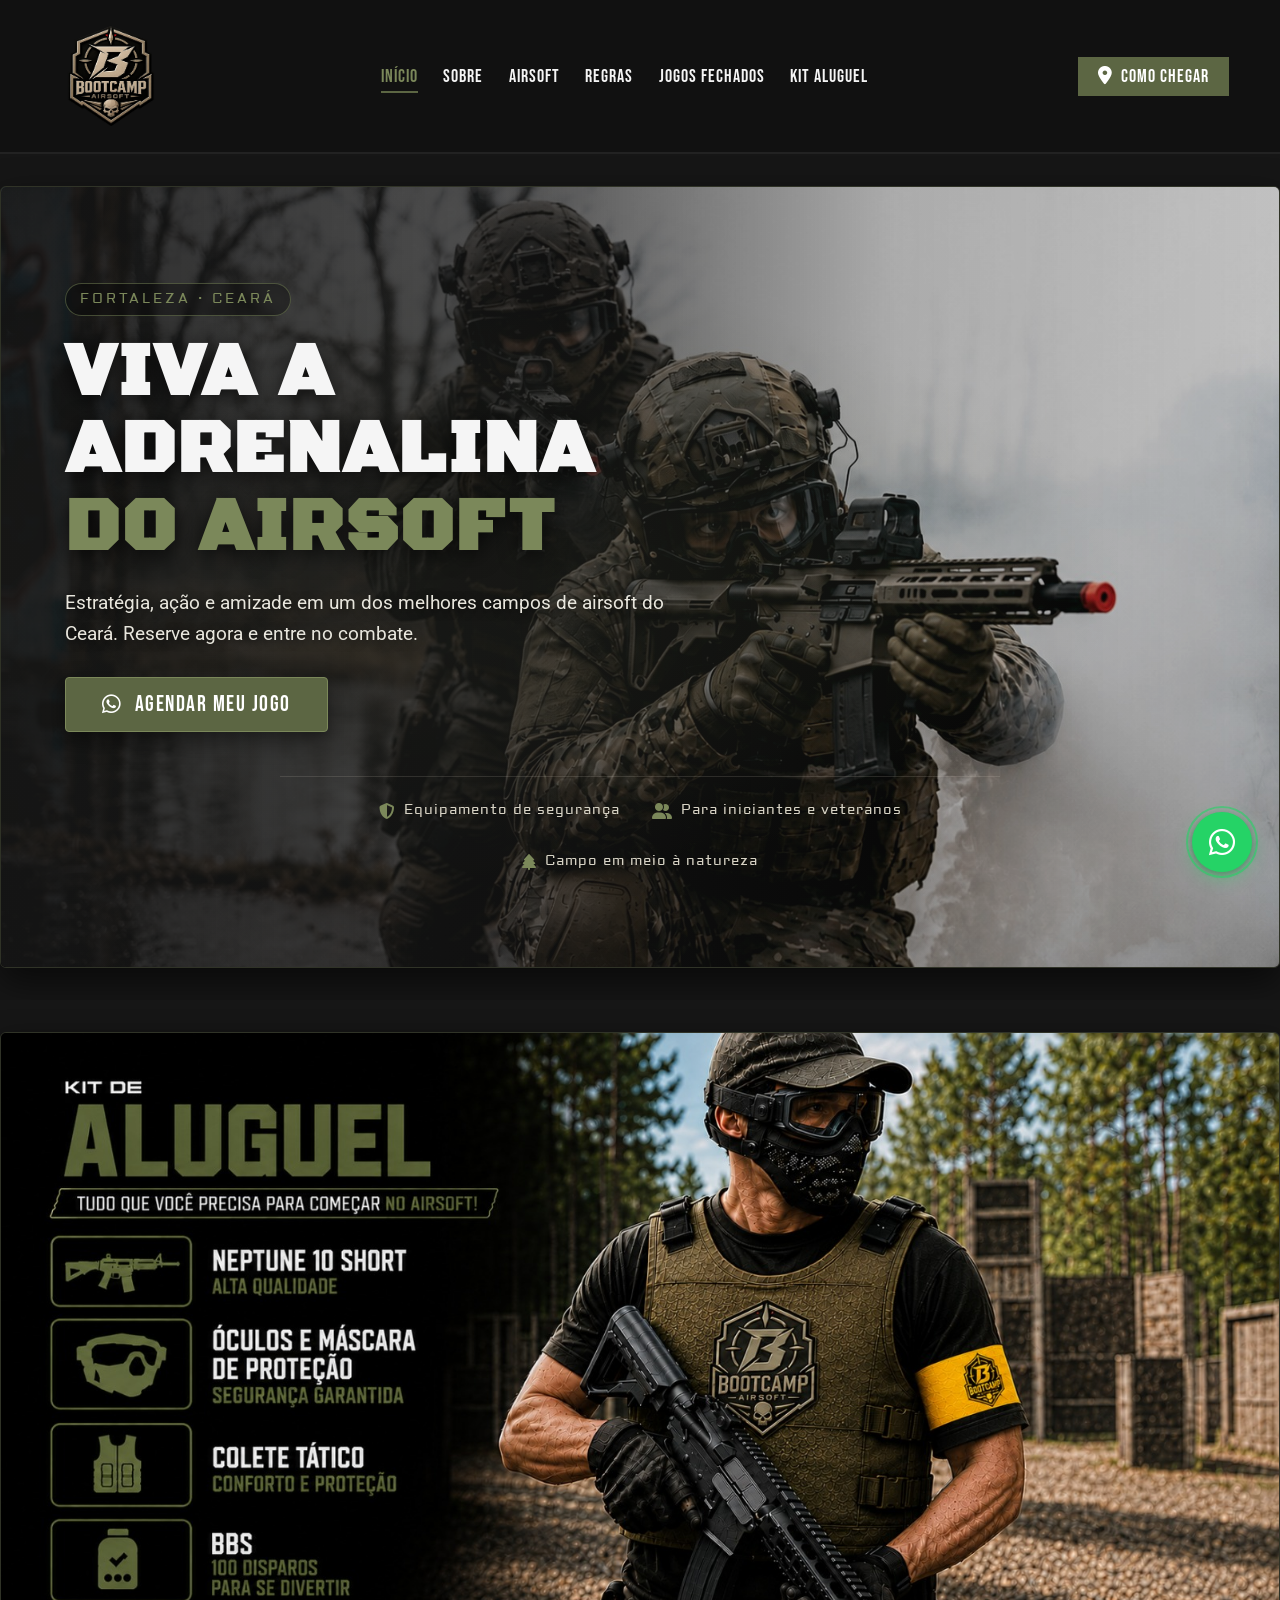
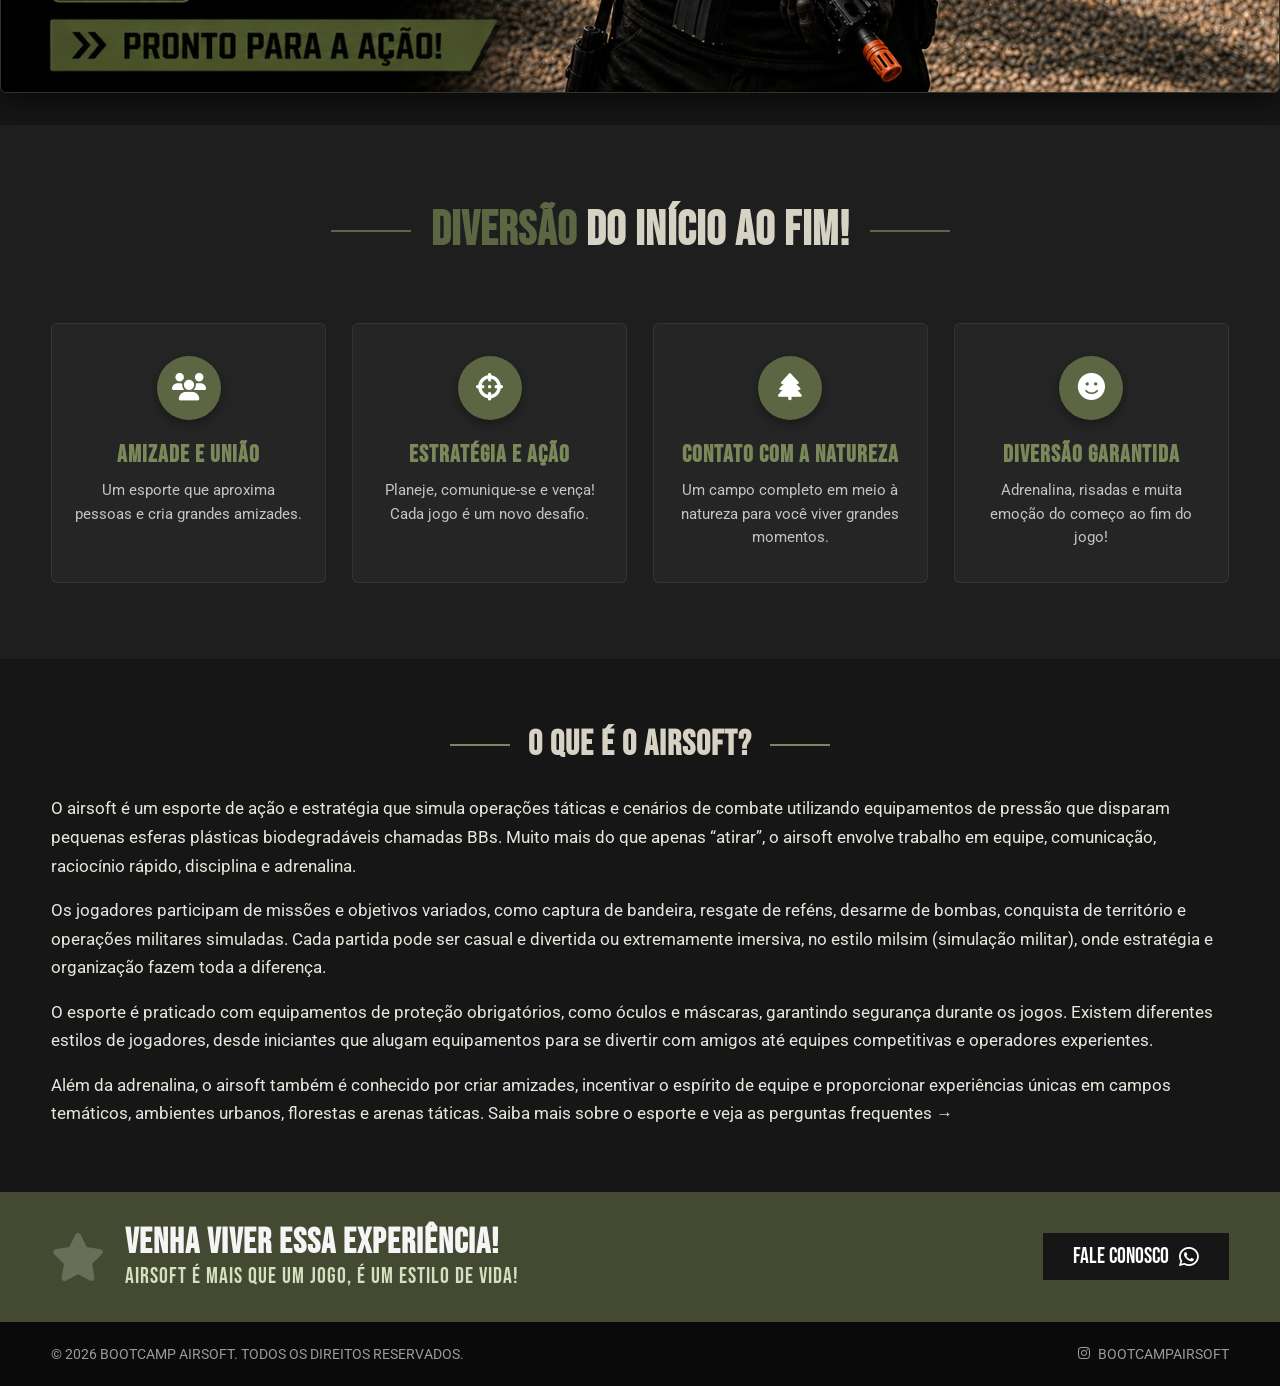
<file: index.html>
<!DOCTYPE html>
<html lang="pt-BR">
<head>
    <meta charset="UTF-8">
    <meta name="viewport" content="width=device-width, initial-scale=1.0">
    <meta name="theme-color" content="#5c6643">
    <meta name="facebook-domain-verification" content="7928ci8uwqdcciuvmjyh4jl4dvk06s" />
    <title>Bootcamp Airsoft | Campo de Airsoft em Fortaleza - CE</title>
    <meta name="description" content="Campo de airsoft em Fortaleza com jogos abertos, jogos fechados e kit completo para iniciantes. Viva uma experiência imersiva, segura e cheia de adrenalina no Ceará.">
    <meta name="keywords" content="airsoft Fortaleza, campo de airsoft, airsoft Ceará, jogos de airsoft, kit aluguel airsoft, Bootcamp Airsoft">
    <meta name="robots" content="index, follow">
    <link rel="canonical" href="https://www.bootcampairsoft.com.br/">

    <!-- Open Graph / Facebook -->
    <meta property="og:type" content="website">
    <meta property="og:locale" content="pt_BR">
    <meta property="og:site_name" content="Bootcamp Airsoft">
    <meta property="og:title" content="Bootcamp Airsoft | Campo de Airsoft em Fortaleza - CE">
    <meta property="og:description" content="Jogos abertos, jogos fechados e kit completo para iniciantes em um dos melhores campos de airsoft do Ceará.">
    <meta property="og:image" content="https://www.bootcampairsoft.com.br/assets/logo.png">
    <meta property="og:url" content="https://www.bootcampairsoft.com.br/">

    <!-- Twitter -->
    <meta name="twitter:card" content="summary_large_image">
    <meta name="twitter:title" content="Bootcamp Airsoft | Campo de Airsoft em Fortaleza - CE">
    <meta name="twitter:description" content="Jogos abertos, jogos fechados e kit completo para iniciantes em um dos melhores campos de airsoft do Ceará.">
    <meta name="twitter:image" content="https://www.bootcampairsoft.com.br/assets/logo.png">

    <!-- Favicon -->
    <link rel="icon" type="image/png" href="assets/logo.png">

    <!-- Google Fonts -->
    <link rel="preconnect" href="https://fonts.googleapis.com">
    <link rel="preconnect" href="https://fonts.gstatic.com" crossorigin>
    <link href="https://fonts.googleapis.com/css2?family=Bebas+Neue&family=Roboto&family=Aldrich&family=Black+Ops+One:wght@400;500;700&display=swap" rel="stylesheet">

    <!-- FontAwesome (Icons) -->
    <link rel="stylesheet" href="https://cdnjs.cloudflare.com/ajax/libs/font-awesome/6.4.0/css/all.min.css">

    <link rel="stylesheet" href="assets/styles.css">

    <noscript>
        <style>.reveal { opacity: 1 !important; transform: none !important; }</style>
    </noscript>

    <!-- Structured Data: LocalBusiness -->
    <script type="application/ld+json">
    {
        "@context": "https://schema.org",
        "@type": "SportsActivityLocation",
        "name": "Bootcamp Airsoft",
        "description": "Campo de airsoft em Fortaleza com jogos abertos, jogos fechados e aluguel completo de equipamentos para iniciantes e veteranos.",
        "url": "https://www.bootcampairsoft.com.br/",
        "image": "https://www.bootcampairsoft.com.br/assets/logo.png",
        "address": {
            "@type": "PostalAddress",
            "addressLocality": "Fortaleza",
            "addressRegion": "CE",
            "addressCountry": "BR"
        },
        "sport": "Airsoft",
        "sameAs": [
            "https://www.instagram.com/bootcampairsoft/"
        ]
    }
    </script>

    <!-- Google tag (gtag.js) -->
    <link rel="preconnect" href="https://www.googletagmanager.com" crossorigin>
    <script async src="https://www.googletagmanager.com/gtag/js?id=AW-18189334653"></script>
    <script>
        window.dataLayer = window.dataLayer || [];
        function gtag(){dataLayer.push(arguments);}
        gtag('js', new Date());
        gtag('config', 'AW-18189334653');
    </script>
</head>
<body>

    <a class="skip-link" href="#conteudo">Pular para o conteúdo</a>

    <header>
        <div class="header-inner">
            <a href="index.html" class="logo" aria-label="Bootcamp Airsoft - Página inicial">
                <img src="assets/logo.png" alt="Bootcamp Airsoft" width="1254" height="1254" fetchpriority="high" decoding="async">
            </a>
            <button class="nav-toggle" type="button" aria-label="Abrir menu" aria-expanded="false" aria-controls="site-nav">
                <span class="nav-toggle-bars" aria-hidden="true"></span>
            </button>
            <div class="header-collapse" id="site-nav">
            <nav class="primary" aria-label="Menu principal">
                <ul>
                    <li><a href="index.html" class="active" aria-current="page">INÍCIO</a></li>
                    <li><a href="sobre.html">SOBRE</a></li>
                    <li><a href="airsoft.html">AIRSOFT</a></li>
                    <li><a href="regras.html">REGRAS</a></li>
                    <li><a href="jogos-fechados.html">JOGOS FECHADOS</a></li>
                    <li><a href="kit-aluguel.html">KIT ALUGUEL</a></li>
                </ul>
            </nav>
            <a href="https://maps.app.goo.gl/642MKtvnXEeAHhzT7" class="btn-header" target="_blank" rel="noopener"><i class="fa-solid fa-location-dot" aria-hidden="true"></i> COMO CHEGAR</a>
            </div>
        </div>
        <div class="nav-backdrop" aria-hidden="true" hidden></div>
    </header>

    <main id="conteudo">

    <!-- Hero Section -->
    <section class="hero-main reveal" aria-labelledby="hero-titulo">
        <div class="hero-bg" aria-hidden="true">
            <img src="assets/hero-bg-airsoft.jpeg" alt="" width="1920" height="1280" fetchpriority="high" decoding="async">
        </div>
        <div class="hero-content">
            <span class="hero-eyebrow">Fortaleza · Ceará</span>
            <h1 id="hero-titulo">VIVA A ADRENALINA<br><span class="hero-accent">DO AIRSOFT</span></h1>
            <p class="hero-lead">Estratégia, ação e amizade em um dos melhores campos de airsoft do Ceará. Reserve agora e entre no combate.</p>
            <div class="hero-actions">
                <a href="https://wa.me/5585997326834?text=Ol%C3%A1!%20Quero%20agendar%20um%20jogo%20no%20Bootcamp%20Airsoft." class="btn-primary" target="_blank" rel="noopener">
                    <i class="fa-brands fa-whatsapp" aria-hidden="true"></i> AGENDAR MEU JOGO
                </a>
            </div>
            <ul class="hero-meta" aria-label="Diferenciais">
                <li><i class="fa-solid fa-shield-halved" aria-hidden="true"></i> Equipamento de segurança</li>
                <li><i class="fa-solid fa-user-group" aria-hidden="true"></i> Para iniciantes e veteranos</li>
                <li><i class="fa-solid fa-tree" aria-hidden="true"></i> Campo em meio à natureza</li>
            </ul>
        </div>
    </section>

    <!-- Kit Section -->
    <section class="kit-section reveal" aria-label="Kit de Iniciante">
        <a href="https://wa.me/5585997326834?text=Ol%C3%A1!%20Quero%20alugar%20o%20Kit%20de%20Iniciante." class="kit-card" target="_blank" rel="noopener" aria-label="Kit de Iniciante - Fale conosco no WhatsApp">
            <picture>
                <source media="(max-width: 768px)" srcset="assets/kit-aluguel-mobile.jpeg" width="1024" height="1536">
                <img src="assets/kit-aluguel-final.jpeg" alt="Kit de Iniciante - Tudo que você precisa para começar no Airsoft: réplica, óculos e máscara, colete tático e BBs. Pronto para a ação!" width="1600" height="825" loading="lazy" decoding="async">
            </picture>
        </a>
    </section>

    <!-- Features / Gallery -->
    <section class="features-section reveal" aria-labelledby="features-titulo">
        <div class="section-header">
            <h2 id="features-titulo"><span class="accent">DIVERSÃO</span> DO INÍCIO AO FIM!</h2>
        </div>

        <div class="features-grid">
            <article class="feature-card">
                <div class="feature-icon" aria-hidden="true"><i class="fa-solid fa-users"></i></div>
                <h3>AMIZADE E UNIÃO</h3>
                <p>Um esporte que aproxima pessoas e cria grandes amizades.</p>
            </article>

            <article class="feature-card">
                <div class="feature-icon" aria-hidden="true"><i class="fa-solid fa-crosshairs"></i></div>
                <h3>ESTRATÉGIA E AÇÃO</h3>
                <p>Planeje, comunique-se e vença! Cada jogo é um novo desafio.</p>
            </article>

            <article class="feature-card">
                <div class="feature-icon" aria-hidden="true"><i class="fa-solid fa-tree"></i></div>
                <h3>CONTATO COM A NATUREZA</h3>
                <p>Um campo completo em meio à natureza para você viver grandes momentos.</p>
            </article>

            <article class="feature-card">
                <div class="feature-icon" aria-hidden="true"><i class="fa-solid fa-face-smile"></i></div>
                <h3>DIVERSÃO GARANTIDA</h3>
                <p>Adrenalina, risadas e muita emoção do começo ao fim do jogo!</p>
            </article>
        </div>
    </section>

    <!-- CTA Banner -->
    <section class="cta-banner reveal" aria-labelledby="cta-info-titulo">
        <div class="cta-info">
            <div class="cta-info-inner">
                <div class="cta-info-header">
                    <h2 id="cta-info-titulo">O QUE É O AIRSOFT?</h2>
                </div>
                <p>O airsoft é um esporte de ação e estratégia que simula operações táticas e cenários de combate utilizando equipamentos de pressão que disparam pequenas esferas plásticas biodegradáveis chamadas BBs. Muito mais do que apenas “atirar”, o airsoft envolve trabalho em equipe, comunicação, raciocínio rápido, disciplina e adrenalina.</p>
                <p>Os jogadores participam de missões e objetivos variados, como captura de bandeira, resgate de reféns, desarme de bombas, conquista de território e operações militares simuladas. Cada partida pode ser casual e divertida ou extremamente imersiva, no estilo milsim (simulação militar), onde estratégia e organização fazem toda a diferença.</p>
                <p>O esporte é praticado com equipamentos de proteção obrigatórios, como óculos e máscaras, garantindo segurança durante os jogos. Existem diferentes estilos de jogadores, desde iniciantes que alugam equipamentos para se divertir com amigos até equipes competitivas e operadores experientes.</p>
                <p>Além da adrenalina, o airsoft também é conhecido por criar amizades, incentivar o espírito de equipe e proporcionar experiências únicas em campos temáticos, ambientes urbanos, florestas e arenas táticas. <a href="airsoft.html">Saiba mais sobre o esporte e veja as perguntas frequentes →</a></p>
            </div>
        </div>
        <div class="cta-row">
            <div class="cta-text">
                <i class="fa-solid fa-star" aria-hidden="true"></i>
                <div>
                    <h2>VENHA VIVER ESSA EXPERIÊNCIA!</h2>
                    <p>AIRSOFT É MAIS QUE UM JOGO, É UM ESTILO DE VIDA!</p>
                </div>
            </div>
            <a href="https://wa.me/5585997326834?text=Ol%C3%A1!%20Quero%20saber%20mais%20sobre%20o%20Bootcamp%20Airsoft." class="btn-dark" target="_blank" rel="noopener" aria-label="Fale conosco pelo WhatsApp">FALE CONOSCO <i class="fa-brands fa-whatsapp" aria-hidden="true"></i></a>
        </div>
    </section>

    </main>

    <!-- Floating WhatsApp CTA -->
    <a href="https://wa.me/5585997326834?text=Ol%C3%A1!%20Quero%20saber%20mais%20sobre%20o%20Bootcamp%20Airsoft." class="wa-float" target="_blank" rel="noopener" aria-label="Fale com o Bootcamp Airsoft no WhatsApp">
        <i class="fa-brands fa-whatsapp" aria-hidden="true"></i>
    </a>

    <!-- Footer -->
    <footer>
        <p>&copy; <span id="ano-atual">2026</span> BOOTCAMP AIRSOFT. TODOS OS DIREITOS RESERVADOS.</p>
        <div class="socials" aria-label="Redes sociais">
            <a href="https://www.instagram.com/bootcampairsoft/" target="_blank" rel="noopener" aria-label="Instagram @bootcampairsoft"><i class="fa-brands fa-instagram" aria-hidden="true"></i> BOOTCAMPAIRSOFT</a>
        </div>
    </footer>

    <script src="assets/scripts.js" defer></script>
</body>
</html>
</file>
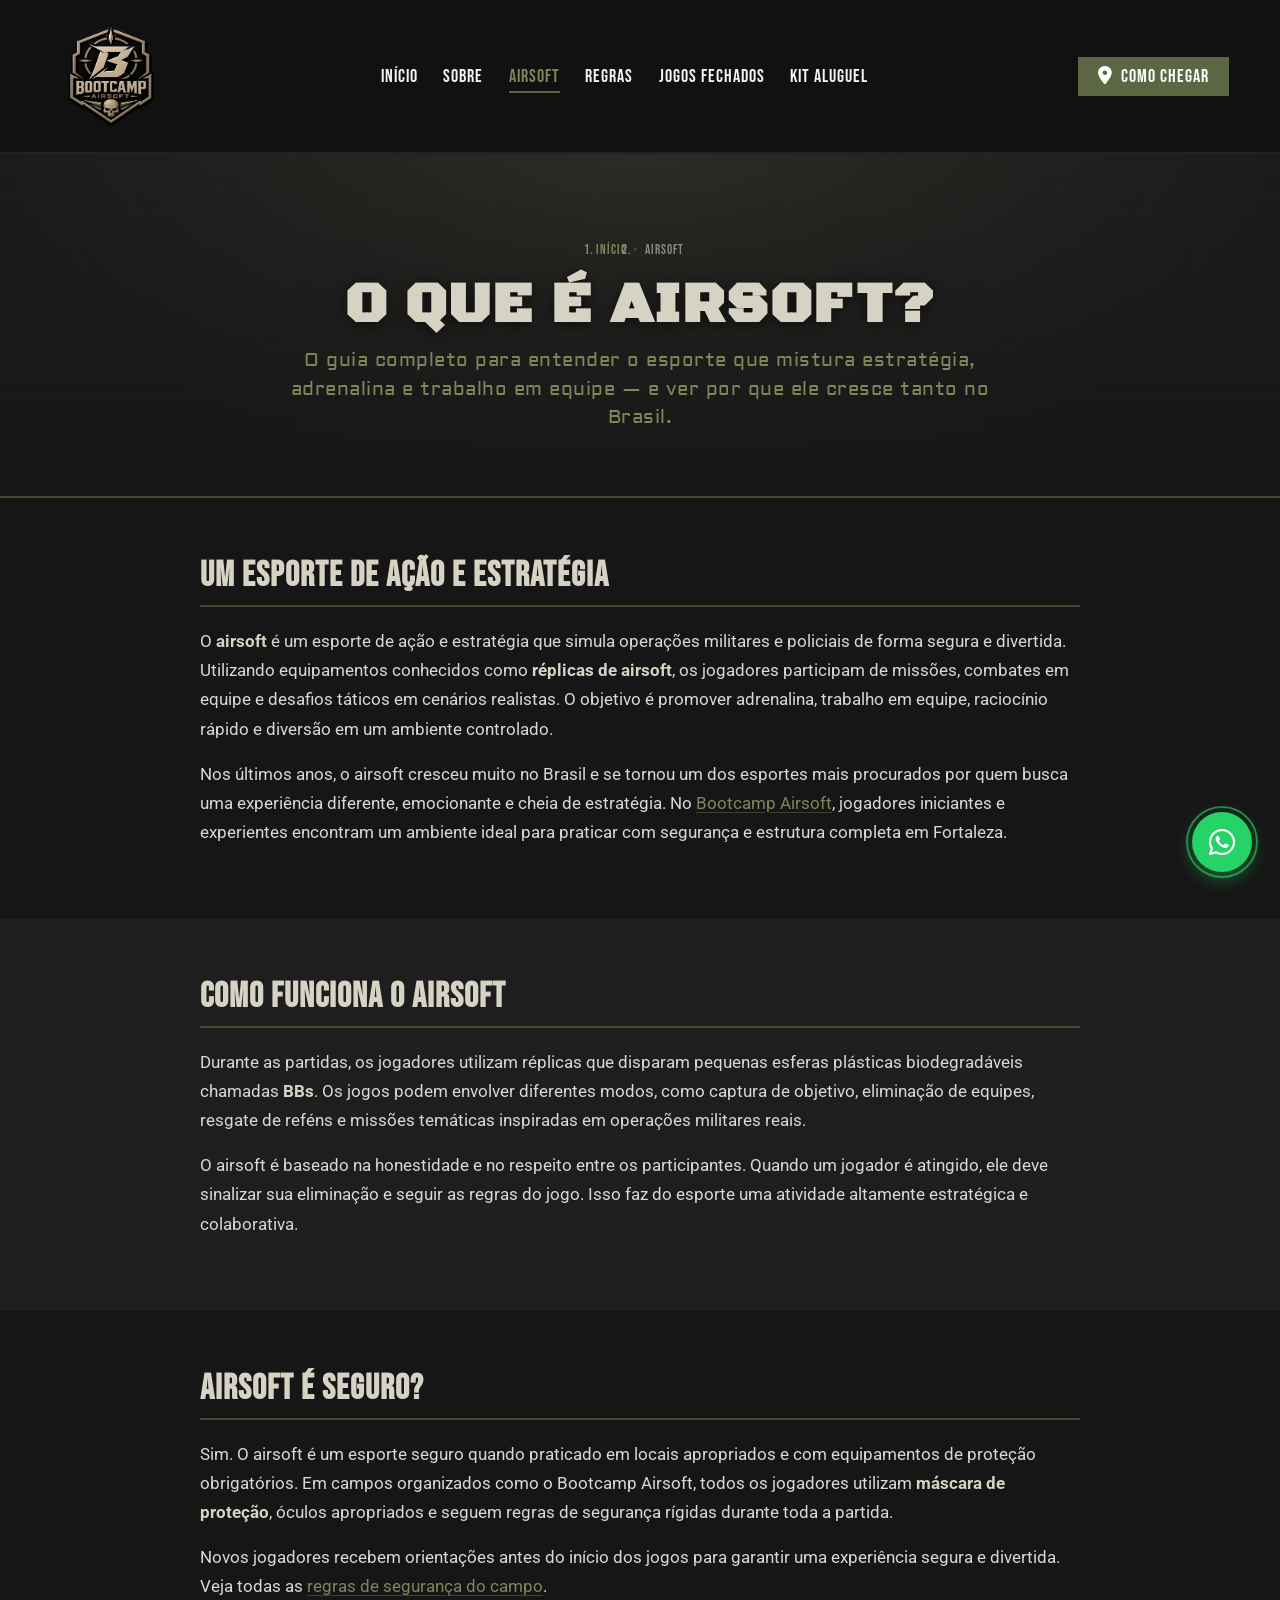
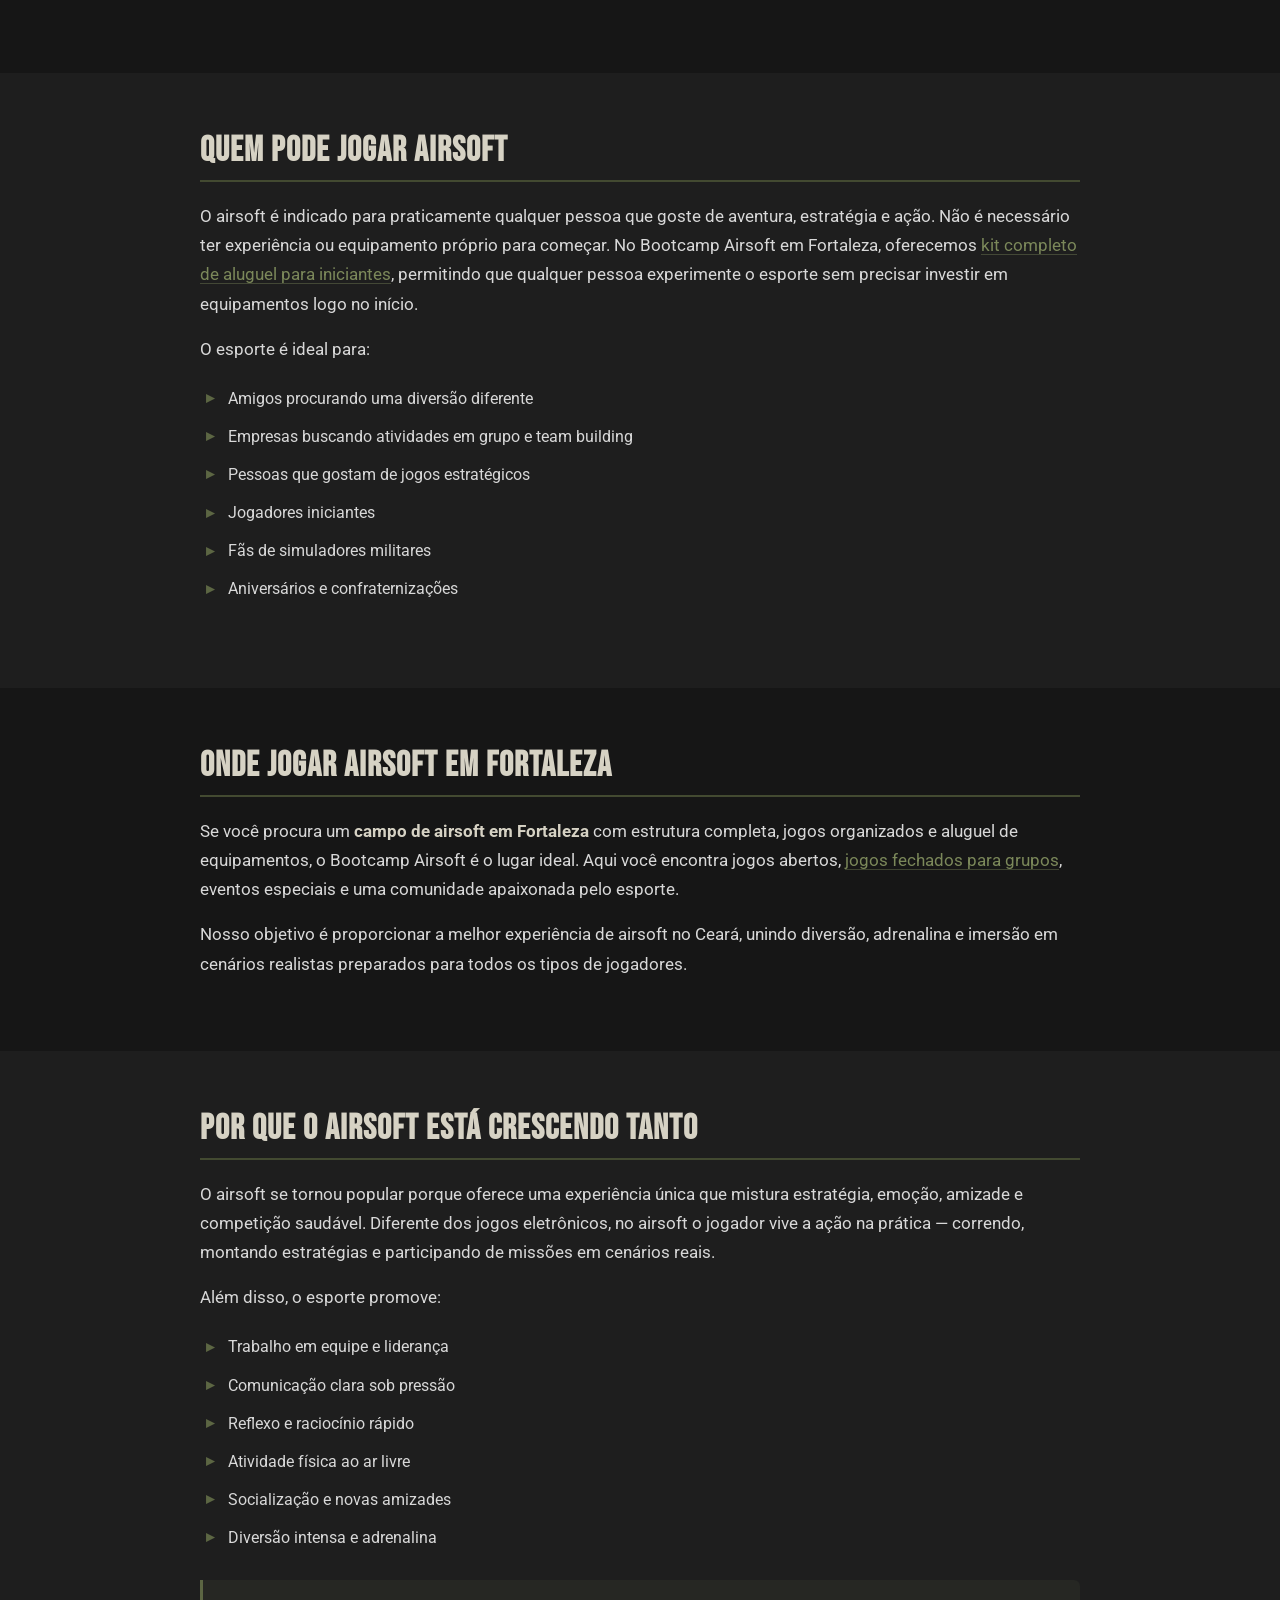
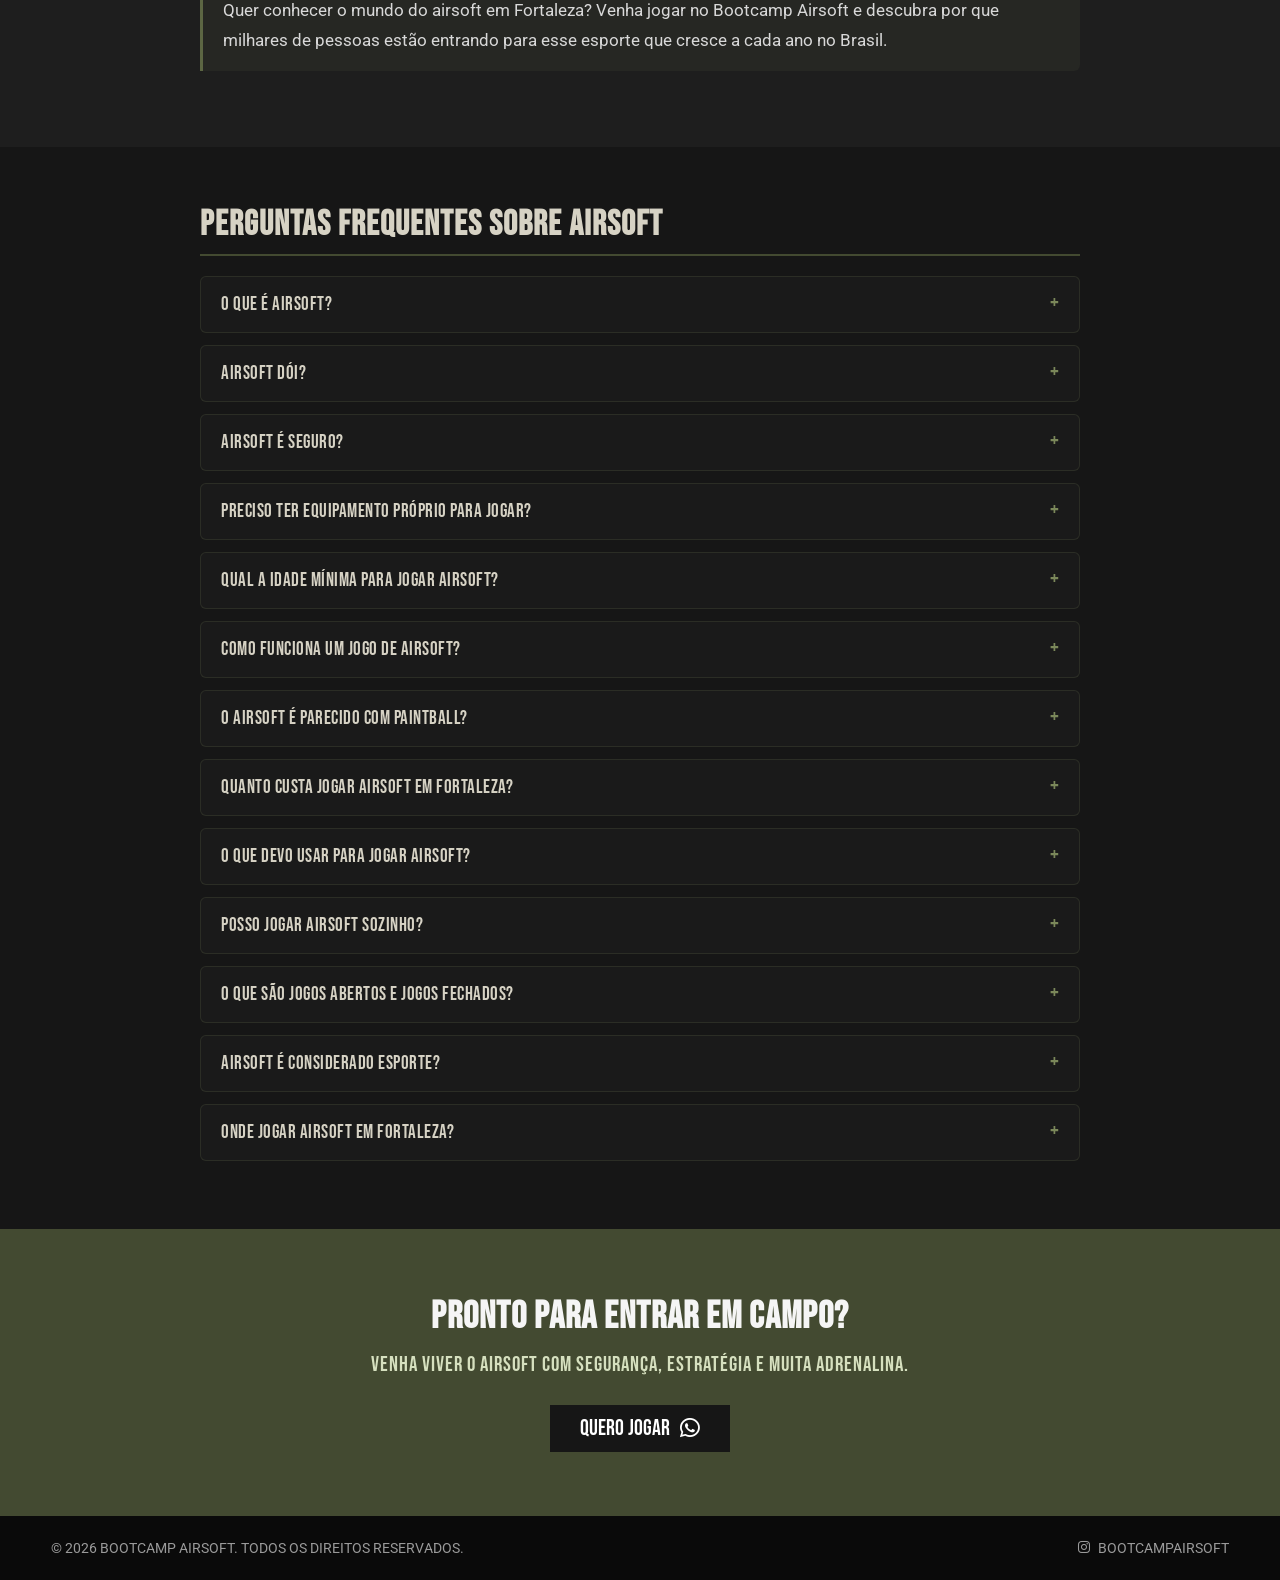
<file: airsoft.html>
<!DOCTYPE html>
<html lang="pt-BR">
<head>
    <meta charset="UTF-8">
    <meta name="viewport" content="width=device-width, initial-scale=1.0">
    <meta name="theme-color" content="#5c6643">
    <title>O Que é Airsoft? Guia Completo e Perguntas Frequentes</title>
    <meta name="description" content="Descubra o que é airsoft, como funciona o esporte, se é seguro e quem pode jogar. Veja as perguntas frequentes sobre airsoft em Fortaleza, no Bootcamp Airsoft.">
    <meta name="keywords" content="o que é airsoft, como funciona airsoft, airsoft é seguro, perguntas sobre airsoft, airsoft Fortaleza, FAQ airsoft">
    <meta name="robots" content="index, follow">
    <link rel="canonical" href="https://www.bootcampairsoft.com.br/airsoft.html">

    <meta property="og:type" content="article">
    <meta property="og:locale" content="pt_BR">
    <meta property="og:site_name" content="Bootcamp Airsoft">
    <meta property="og:title" content="O Que é Airsoft? Guia Completo e Perguntas Frequentes">
    <meta property="og:description" content="Tudo sobre airsoft: o que é, como funciona, segurança, kit de aluguel e respostas às dúvidas mais comuns.">
    <meta property="og:image" content="https://www.bootcampairsoft.com.br/assets/logo.png">
    <meta property="og:url" content="https://www.bootcampairsoft.com.br/airsoft.html">

    <meta name="twitter:card" content="summary_large_image">
    <meta name="twitter:title" content="O Que é Airsoft? Guia Completo e Perguntas Frequentes">
    <meta name="twitter:description" content="Tudo sobre airsoft: o que é, como funciona, segurança e respostas às dúvidas mais comuns.">
    <meta name="twitter:image" content="https://www.bootcampairsoft.com.br/assets/logo.png">

    <link rel="icon" type="image/png" href="assets/logo.png">

    <link rel="preconnect" href="https://fonts.googleapis.com">
    <link rel="preconnect" href="https://fonts.gstatic.com" crossorigin>
    <link href="https://fonts.googleapis.com/css2?family=Bebas+Neue&family=Roboto&family=Aldrich&family=Black+Ops+One:wght@400;500;700&display=swap" rel="stylesheet">
    <link rel="stylesheet" href="https://cdnjs.cloudflare.com/ajax/libs/font-awesome/6.4.0/css/all.min.css">
    <link rel="stylesheet" href="assets/styles.css">

    <noscript>
        <style>.reveal { opacity: 1 !important; transform: none !important; }</style>
    </noscript>

    <script type="application/ld+json">
    {
        "@context": "https://schema.org",
        "@type": "BreadcrumbList",
        "itemListElement": [
            { "@type": "ListItem", "position": 1, "name": "Início", "item": "https://www.bootcampairsoft.com.br/" },
            { "@type": "ListItem", "position": 2, "name": "Airsoft", "item": "https://www.bootcampairsoft.com.br/airsoft.html" }
        ]
    }
    </script>
    <script type="application/ld+json">
    {
        "@context": "https://schema.org",
        "@type": "FAQPage",
        "mainEntity": [
            {
                "@type": "Question",
                "name": "O que é airsoft?",
                "acceptedAnswer": {
                    "@type": "Answer",
                    "text": "O airsoft é um esporte de ação e estratégia que simula operações militares e policiais utilizando réplicas realistas que disparam pequenas esferas plásticas chamadas BBs. É praticado em equipe e envolve missões, objetivos estratégicos e muita adrenalina."
                }
            },
            {
                "@type": "Question",
                "name": "Airsoft dói?",
                "acceptedAnswer": {
                    "@type": "Answer",
                    "text": "O impacto das BBs pode causar um leve desconforto, parecido com um pequeno beliscão, dependendo da distância e da potência da réplica. Utilizando os equipamentos de proteção corretamente, o jogo é seguro e divertido."
                }
            },
            {
                "@type": "Question",
                "name": "Airsoft é seguro?",
                "acceptedAnswer": {
                    "@type": "Answer",
                    "text": "Sim. O airsoft é um esporte seguro quando praticado em campos organizados e seguindo as regras de segurança. No Bootcamp Airsoft, todos os jogadores utilizam proteção obrigatória e recebem instruções antes do início das partidas."
                }
            },
            {
                "@type": "Question",
                "name": "Preciso ter equipamento próprio para jogar?",
                "acceptedAnswer": {
                    "@type": "Answer",
                    "text": "Não. No Bootcamp Airsoft você pode alugar um kit completo para iniciantes, incluindo réplica de airsoft, máscara, óculos de proteção, colete tático e BBs para jogar."
                }
            },
            {
                "@type": "Question",
                "name": "Qual a idade mínima para jogar airsoft?",
                "acceptedAnswer": {
                    "@type": "Answer",
                    "text": "A idade mínima pode variar dependendo das regras do campo e da legislação local. Geralmente menores de idade precisam de autorização dos responsáveis para participar das partidas."
                }
            },
            {
                "@type": "Question",
                "name": "Como funciona um jogo de airsoft?",
                "acceptedAnswer": {
                    "@type": "Answer",
                    "text": "Os jogos possuem missões variadas: captura de bandeira, eliminação de equipes, resgate de reféns, defesa de território e missões táticas. Os jogadores trabalham em equipe, montam estratégias e cumprem objetivos para vencer."
                }
            },
            {
                "@type": "Question",
                "name": "Airsoft é parecido com paintball?",
                "acceptedAnswer": {
                    "@type": "Answer",
                    "text": "Apesar de serem esportes parecidos, o airsoft tem maior foco em realismo, estratégia e imersão. As réplicas são mais realistas e as BBs não deixam tinta como no paintball."
                }
            },
            {
                "@type": "Question",
                "name": "Quanto custa jogar airsoft em Fortaleza?",
                "acceptedAnswer": {
                    "@type": "Answer",
                    "text": "O valor varia conforme o tipo de jogo e se o jogador vai utilizar o aluguel de equipamentos. No Bootcamp Airsoft existem opções para iniciantes e jogadores avançados, incluindo jogos abertos e jogos fechados para grupos."
                }
            },
            {
                "@type": "Question",
                "name": "O que devo usar para jogar airsoft?",
                "acceptedAnswer": {
                    "@type": "Answer",
                    "text": "Roupas confortáveis, calça resistente, tênis ou bota fechada e os equipamentos de proteção obrigatórios. Quem joga com aluguel já recebe os equipamentos essenciais para participar com segurança."
                }
            },
            {
                "@type": "Question",
                "name": "Posso jogar airsoft sozinho?",
                "acceptedAnswer": {
                    "@type": "Answer",
                    "text": "Sim. Nos jogos abertos do Bootcamp Airsoft você pode participar sozinho, jogar com outras pessoas, fazer amizades e entrar para a comunidade do airsoft."
                }
            },
            {
                "@type": "Question",
                "name": "O que são jogos abertos e jogos fechados?",
                "acceptedAnswer": {
                    "@type": "Answer",
                    "text": "Jogos abertos são partidas onde diferentes jogadores participam juntos, ideal para conhecer novas pessoas. Jogos fechados são reservados para grupos de amigos, aniversários, empresas ou equipes específicas, garantindo uma experiência privada."
                }
            },
            {
                "@type": "Question",
                "name": "Airsoft é considerado esporte?",
                "acceptedAnswer": {
                    "@type": "Answer",
                    "text": "Sim. O airsoft é reconhecido como esporte de ação e estratégia, exigindo trabalho em equipe, comunicação, reflexo, raciocínio rápido e condicionamento físico."
                }
            },
            {
                "@type": "Question",
                "name": "Onde jogar airsoft em Fortaleza?",
                "acceptedAnswer": {
                    "@type": "Answer",
                    "text": "Se você procura um campo de airsoft em Fortaleza com estrutura completa, aluguel de equipamentos e jogos organizados, o Bootcamp Airsoft é uma das melhores opções para iniciantes e veteranos do esporte."
                }
            }
        ]
    }
    </script>

    <!-- Google tag (gtag.js) -->
    <link rel="preconnect" href="https://www.googletagmanager.com" crossorigin>
    <script async src="https://www.googletagmanager.com/gtag/js?id=AW-18189334653"></script>
    <script>
        window.dataLayer = window.dataLayer || [];
        function gtag(){dataLayer.push(arguments);}
        gtag('js', new Date());
        gtag('config', 'AW-18189334653');
    </script>
</head>
<body>

    <a class="skip-link" href="#conteudo">Pular para o conteúdo</a>

    <header>
        <div class="header-inner">
            <a href="index.html" class="logo" aria-label="Bootcamp Airsoft - Página inicial">
                <img src="assets/logo.png" alt="Bootcamp Airsoft" width="1254" height="1254" fetchpriority="high" decoding="async">
            </a>
            <button class="nav-toggle" type="button" aria-label="Abrir menu" aria-expanded="false" aria-controls="site-nav">
                <span class="nav-toggle-bars" aria-hidden="true"></span>
            </button>
            <div class="header-collapse" id="site-nav">
            <nav class="primary" aria-label="Menu principal">
                <ul>
                    <li><a href="index.html">INÍCIO</a></li>
                    <li><a href="sobre.html">SOBRE</a></li>
                    <li><a href="airsoft.html" class="active" aria-current="page">AIRSOFT</a></li>
                    <li><a href="regras.html">REGRAS</a></li>
                    <li><a href="jogos-fechados.html">JOGOS FECHADOS</a></li>
                    <li><a href="kit-aluguel.html">KIT ALUGUEL</a></li>
                </ul>
            </nav>
            <a href="https://maps.app.goo.gl/642MKtvnXEeAHhzT7" class="btn-header" target="_blank" rel="noopener"><i class="fa-solid fa-location-dot" aria-hidden="true"></i> COMO CHEGAR</a>
            </div>
        </div>
        <div class="nav-backdrop" aria-hidden="true" hidden></div>
    </header>

    <main id="conteudo">

        <section class="page-hero">
            <nav class="breadcrumb" aria-label="Você está em">
                <ol>
                    <li><a href="index.html">Início</a></li>
                    <li aria-current="page">Airsoft</li>
                </ol>
            </nav>
            <h1>O QUE É AIRSOFT?</h1>
            <p class="lead">O guia completo para entender o esporte que mistura estratégia, adrenalina e trabalho em equipe — e ver por que ele cresce tanto no Brasil.</p>
        </section>

        <article>

            <section class="content-section reveal">
                <div class="content-inner">
                    <h2>Um Esporte de Ação e Estratégia</h2>
                    <p>O <strong>airsoft</strong> é um esporte de ação e estratégia que simula operações militares e policiais de forma segura e divertida. Utilizando equipamentos conhecidos como <strong>réplicas de airsoft</strong>, os jogadores participam de missões, combates em equipe e desafios táticos em cenários realistas. O objetivo é promover adrenalina, trabalho em equipe, raciocínio rápido e diversão em um ambiente controlado.</p>
                    <p>Nos últimos anos, o airsoft cresceu muito no Brasil e se tornou um dos esportes mais procurados por quem busca uma experiência diferente, emocionante e cheia de estratégia. No <a href="sobre.html">Bootcamp Airsoft</a>, jogadores iniciantes e experientes encontram um ambiente ideal para praticar com segurança e estrutura completa em Fortaleza.</p>
                </div>
            </section>

            <section class="content-section alt reveal">
                <div class="content-inner">
                    <h2>Como Funciona o Airsoft</h2>
                    <p>Durante as partidas, os jogadores utilizam réplicas que disparam pequenas esferas plásticas biodegradáveis chamadas <strong>BBs</strong>. Os jogos podem envolver diferentes modos, como captura de objetivo, eliminação de equipes, resgate de reféns e missões temáticas inspiradas em operações militares reais.</p>
                    <p>O airsoft é baseado na honestidade e no respeito entre os participantes. Quando um jogador é atingido, ele deve sinalizar sua eliminação e seguir as regras do jogo. Isso faz do esporte uma atividade altamente estratégica e colaborativa.</p>
                </div>
            </section>

            <section class="content-section reveal">
                <div class="content-inner">
                    <h2>Airsoft é Seguro?</h2>
                    <p>Sim. O airsoft é um esporte seguro quando praticado em locais apropriados e com equipamentos de proteção obrigatórios. Em campos organizados como o Bootcamp Airsoft, todos os jogadores utilizam <strong>máscara de proteção</strong>, óculos apropriados e seguem regras de segurança rígidas durante toda a partida.</p>
                    <p>Novos jogadores recebem orientações antes do início dos jogos para garantir uma experiência segura e divertida. Veja todas as <a href="regras.html">regras de segurança do campo</a>.</p>
                </div>
            </section>

            <section class="content-section alt reveal">
                <div class="content-inner">
                    <h2>Quem Pode Jogar Airsoft</h2>
                    <p>O airsoft é indicado para praticamente qualquer pessoa que goste de aventura, estratégia e ação. Não é necessário ter experiência ou equipamento próprio para começar. No Bootcamp Airsoft em Fortaleza, oferecemos <a href="kit-aluguel.html">kit completo de aluguel para iniciantes</a>, permitindo que qualquer pessoa experimente o esporte sem precisar investir em equipamentos logo no início.</p>
                    <p>O esporte é ideal para:</p>
                    <ul class="bullets">
                        <li>Amigos procurando uma diversão diferente</li>
                        <li>Empresas buscando atividades em grupo e team building</li>
                        <li>Pessoas que gostam de jogos estratégicos</li>
                        <li>Jogadores iniciantes</li>
                        <li>Fãs de simuladores militares</li>
                        <li>Aniversários e confraternizações</li>
                    </ul>
                </div>
            </section>

            <section class="content-section reveal">
                <div class="content-inner">
                    <h2>Onde Jogar Airsoft em Fortaleza</h2>
                    <p>Se você procura um <strong>campo de airsoft em Fortaleza</strong> com estrutura completa, jogos organizados e aluguel de equipamentos, o Bootcamp Airsoft é o lugar ideal. Aqui você encontra jogos abertos, <a href="jogos-fechados.html">jogos fechados para grupos</a>, eventos especiais e uma comunidade apaixonada pelo esporte.</p>
                    <p>Nosso objetivo é proporcionar a melhor experiência de airsoft no Ceará, unindo diversão, adrenalina e imersão em cenários realistas preparados para todos os tipos de jogadores.</p>
                </div>
            </section>

            <section class="content-section alt reveal">
                <div class="content-inner">
                    <h2>Por Que o Airsoft Está Crescendo Tanto</h2>
                    <p>O airsoft se tornou popular porque oferece uma experiência única que mistura estratégia, emoção, amizade e competição saudável. Diferente dos jogos eletrônicos, no airsoft o jogador vive a ação na prática — correndo, montando estratégias e participando de missões em cenários reais.</p>
                    <p>Além disso, o esporte promove:</p>
                    <ul class="bullets">
                        <li>Trabalho em equipe e liderança</li>
                        <li>Comunicação clara sob pressão</li>
                        <li>Reflexo e raciocínio rápido</li>
                        <li>Atividade física ao ar livre</li>
                        <li>Socialização e novas amizades</li>
                        <li>Diversão intensa e adrenalina</li>
                    </ul>
                    <div class="callout">
                        <p>Quer conhecer o mundo do airsoft em Fortaleza? Venha jogar no Bootcamp Airsoft e descubra por que milhares de pessoas estão entrando para esse esporte que cresce a cada ano no Brasil.</p>
                    </div>
                </div>
            </section>

            <section class="content-section reveal" aria-labelledby="faq-titulo">
                <div class="content-inner">
                    <h2 id="faq-titulo">Perguntas Frequentes Sobre Airsoft</h2>

                    <div class="faq-list">
                        <details class="faq-item" name="faq">
                            <summary>O que é airsoft?</summary>
                            <div class="faq-content">
                                <p>O airsoft é um esporte de ação e estratégia que simula operações militares e policiais utilizando réplicas realistas que disparam pequenas esferas plásticas chamadas BBs. O esporte é praticado em equipe e envolve missões, objetivos estratégicos e muita adrenalina. No Bootcamp Airsoft, jogadores iniciantes e experientes podem viver experiências imersivas em cenários preparados para partidas emocionantes.</p>
                            </div>
                        </details>

                        <details class="faq-item" name="faq">
                            <summary>Airsoft dói?</summary>
                            <div class="faq-content">
                                <p>O impacto das BBs pode causar um leve desconforto, parecido com um pequeno beliscão, dependendo da distância e da potência da réplica. Porém, utilizando os equipamentos de proteção corretamente, o jogo é seguro e divertido.</p>
                            </div>
                        </details>

                        <details class="faq-item" name="faq">
                            <summary>Airsoft é seguro?</summary>
                            <div class="faq-content">
                                <p>Sim. O airsoft é um esporte seguro quando praticado em campos organizados e seguindo as regras de segurança. No Bootcamp Airsoft, todos os jogadores utilizam proteção obrigatória e recebem instruções antes do início das partidas.</p>
                            </div>
                        </details>

                        <details class="faq-item" name="faq">
                            <summary>Preciso ter equipamento próprio para jogar?</summary>
                            <div class="faq-content">
                                <p>Não. No Bootcamp Airsoft você pode alugar um <a href="kit-aluguel.html">kit completo para iniciantes</a>, incluindo:</p>
                                <ul class="bullets">
                                    <li>Réplica de airsoft</li>
                                    <li>Máscara de proteção</li>
                                    <li>Óculos de proteção</li>
                                    <li>Colete tático</li>
                                    <li>BBs para jogar</li>
                                </ul>
                                <p>Isso permite que qualquer pessoa experimente o esporte sem precisar investir em equipamentos logo no começo.</p>
                            </div>
                        </details>

                        <details class="faq-item" name="faq">
                            <summary>Qual a idade mínima para jogar airsoft?</summary>
                            <div class="faq-content">
                                <p>A idade mínima pode variar dependendo das regras do campo e da legislação local. Geralmente menores de idade precisam de autorização dos responsáveis para participar das partidas.</p>
                            </div>
                        </details>

                        <details class="faq-item" name="faq">
                            <summary>Como funciona um jogo de airsoft?</summary>
                            <div class="faq-content">
                                <p>Os jogos possuem missões e objetivos diferentes, como:</p>
                                <ul class="bullets">
                                    <li>Captura de bandeira</li>
                                    <li>Eliminação de equipes</li>
                                    <li>Resgate de reféns</li>
                                    <li>Defesa de território</li>
                                    <li>Missões táticas</li>
                                </ul>
                                <p>Os jogadores precisam trabalhar em equipe, montar estratégias e cumprir objetivos para vencer a partida.</p>
                            </div>
                        </details>

                        <details class="faq-item" name="faq">
                            <summary>O airsoft é parecido com paintball?</summary>
                            <div class="faq-content">
                                <p>Apesar de serem esportes parecidos, o airsoft possui maior foco em realismo, estratégia e imersão. As réplicas de airsoft são mais realistas e as BBs não deixam tinta como no paintball.</p>
                            </div>
                        </details>

                        <details class="faq-item" name="faq">
                            <summary>Quanto custa jogar airsoft em Fortaleza?</summary>
                            <div class="faq-content">
                                <p>O valor pode variar dependendo do tipo de jogo e se o jogador vai utilizar aluguel de equipamentos. No Bootcamp Airsoft existem opções para iniciantes e jogadores avançados, incluindo jogos abertos e <a href="jogos-fechados.html">jogos fechados para grupos</a>.</p>
                            </div>
                        </details>

                        <details class="faq-item" name="faq">
                            <summary>O que devo usar para jogar airsoft?</summary>
                            <div class="faq-content">
                                <p>O ideal é utilizar:</p>
                                <ul class="bullets">
                                    <li>Roupas confortáveis</li>
                                    <li>Calça resistente</li>
                                    <li>Tênis ou bota fechada</li>
                                    <li>Equipamentos de proteção obrigatórios</li>
                                </ul>
                                <p>Mesmo quem joga com aluguel recebe os equipamentos essenciais para participar das partidas com segurança.</p>
                            </div>
                        </details>

                        <details class="faq-item" name="faq">
                            <summary>Posso jogar airsoft sozinho?</summary>
                            <div class="faq-content">
                                <p>Sim. Nos jogos abertos do Bootcamp Airsoft você pode participar sozinho e jogar com outras pessoas, fazer amizades e entrar para a comunidade do airsoft.</p>
                            </div>
                        </details>

                        <details class="faq-item" name="faq">
                            <summary>O que são jogos abertos e jogos fechados?</summary>
                            <div class="faq-content">
                                <p><strong>Jogos abertos</strong> são partidas onde diferentes jogadores participam juntos, ideal para quem quer conhecer novas pessoas e jogar em equipes variadas.</p>
                                <p><strong>Jogos fechados</strong> são reservados para grupos de amigos, aniversários, empresas ou equipes específicas, garantindo uma experiência privada. <a href="jogos-fechados.html">Saiba mais sobre jogos fechados →</a></p>
                            </div>
                        </details>

                        <details class="faq-item" name="faq">
                            <summary>Airsoft é considerado esporte?</summary>
                            <div class="faq-content">
                                <p>Sim. O airsoft é reconhecido como esporte de ação e estratégia, exigindo trabalho em equipe, comunicação, reflexo, raciocínio rápido e condicionamento físico.</p>
                            </div>
                        </details>

                        <details class="faq-item" name="faq">
                            <summary>Onde jogar airsoft em Fortaleza?</summary>
                            <div class="faq-content">
                                <p>Se você procura um campo de airsoft em Fortaleza com estrutura completa, aluguel de equipamentos e jogos organizados, o Bootcamp Airsoft é uma das melhores opções para iniciantes e veteranos do esporte.</p>
                            </div>
                        </details>
                    </div>
                </div>
            </section>

        </article>

        <section class="page-cta reveal" aria-labelledby="cta-airsoft-titulo">
            <h2 id="cta-airsoft-titulo">PRONTO PARA ENTRAR EM CAMPO?</h2>
            <p>VENHA VIVER O AIRSOFT COM SEGURANÇA, ESTRATÉGIA E MUITA ADRENALINA.</p>
            <a href="https://wa.me/5585997326834?text=Ol%C3%A1!%20Quero%20jogar%20airsoft%20no%20Bootcamp%20Airsoft." class="btn-dark" target="_blank" rel="noopener" aria-label="Fale com o Bootcamp Airsoft no WhatsApp">QUERO JOGAR <i class="fa-brands fa-whatsapp" aria-hidden="true"></i></a>
        </section>

    </main>

    <a href="https://wa.me/5585997326834?text=Ol%C3%A1!%20Quero%20saber%20mais%20sobre%20o%20Bootcamp%20Airsoft." class="wa-float" target="_blank" rel="noopener" aria-label="Fale com o Bootcamp Airsoft no WhatsApp">
        <i class="fa-brands fa-whatsapp" aria-hidden="true"></i>
    </a>

    <footer>
        <p>&copy; <span id="ano-atual">2026</span> BOOTCAMP AIRSOFT. TODOS OS DIREITOS RESERVADOS.</p>
        <div class="socials" aria-label="Redes sociais">
            <a href="https://www.instagram.com/bootcampairsoft/" target="_blank" rel="noopener" aria-label="Instagram @bootcampairsoft"><i class="fa-brands fa-instagram" aria-hidden="true"></i> BOOTCAMPAIRSOFT</a>
        </div>
    </footer>

    <script src="assets/scripts.js" defer></script>
</body>
</html>
</file>
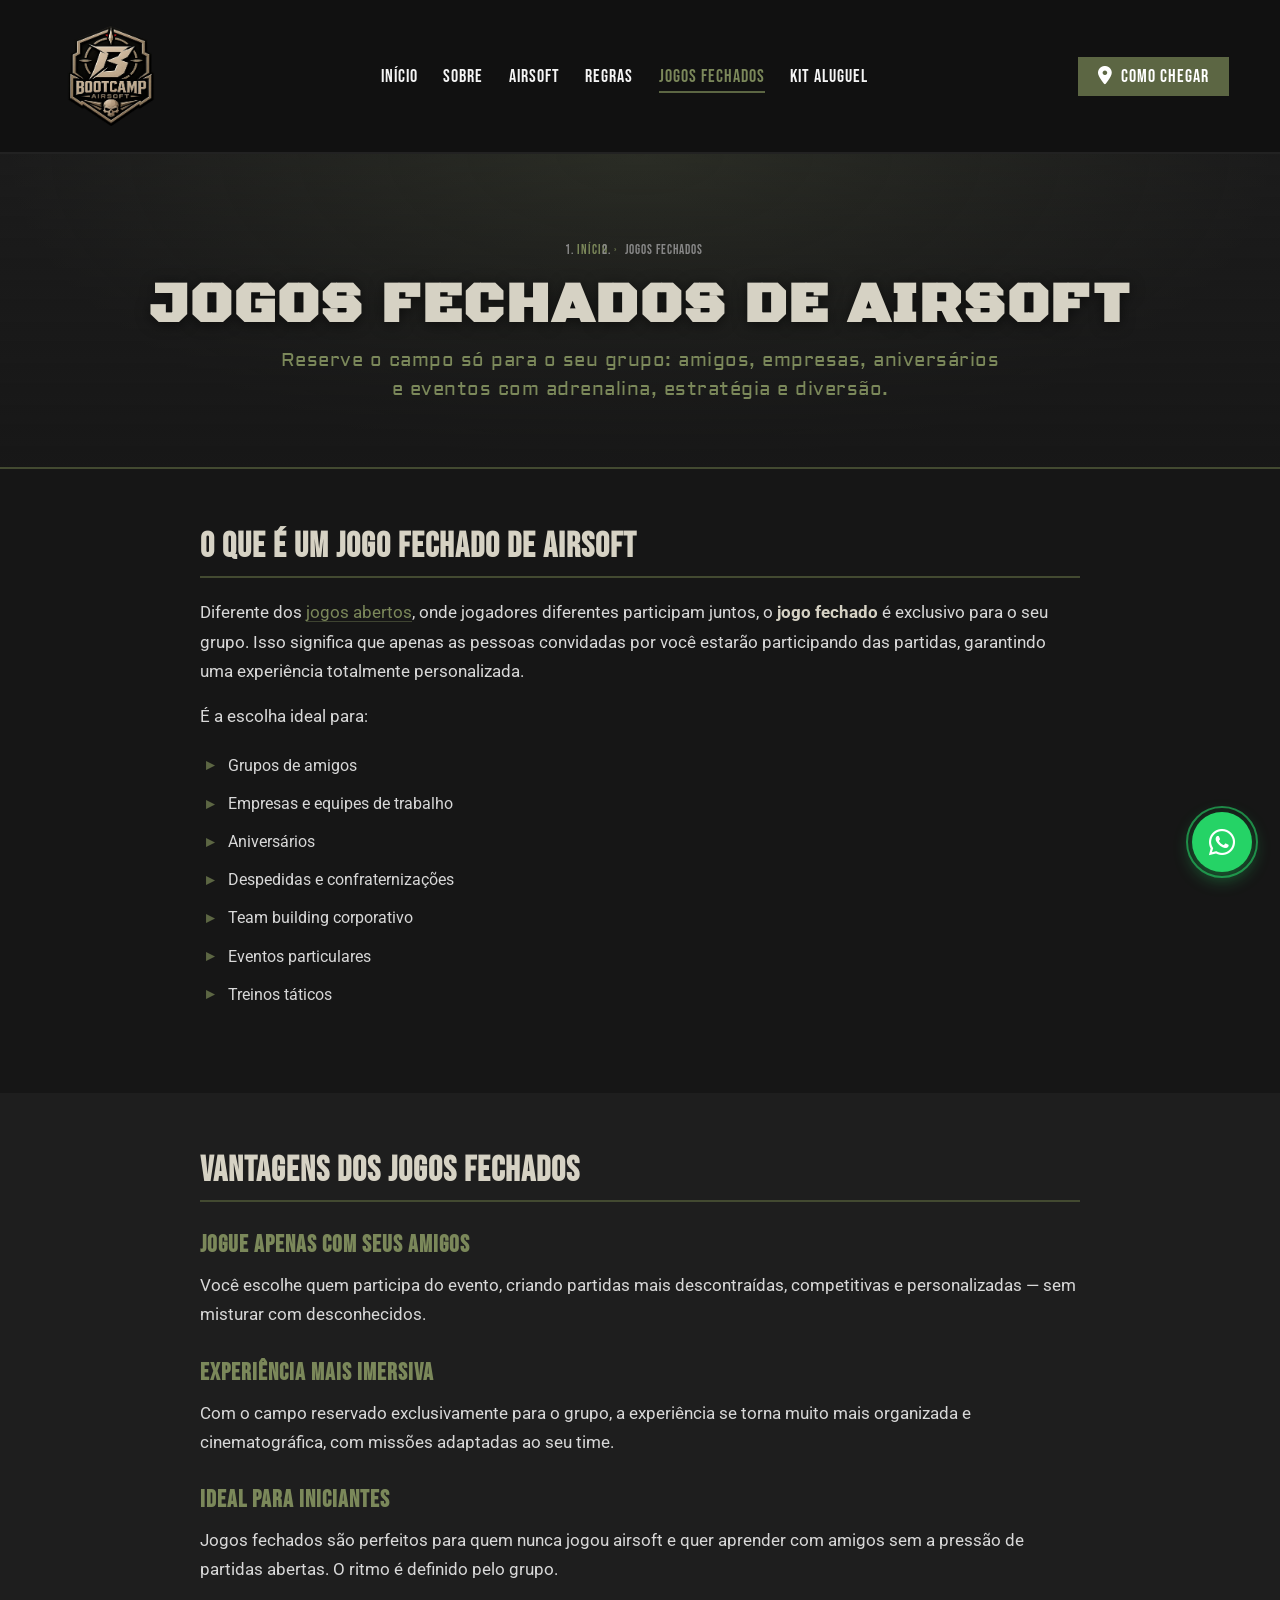
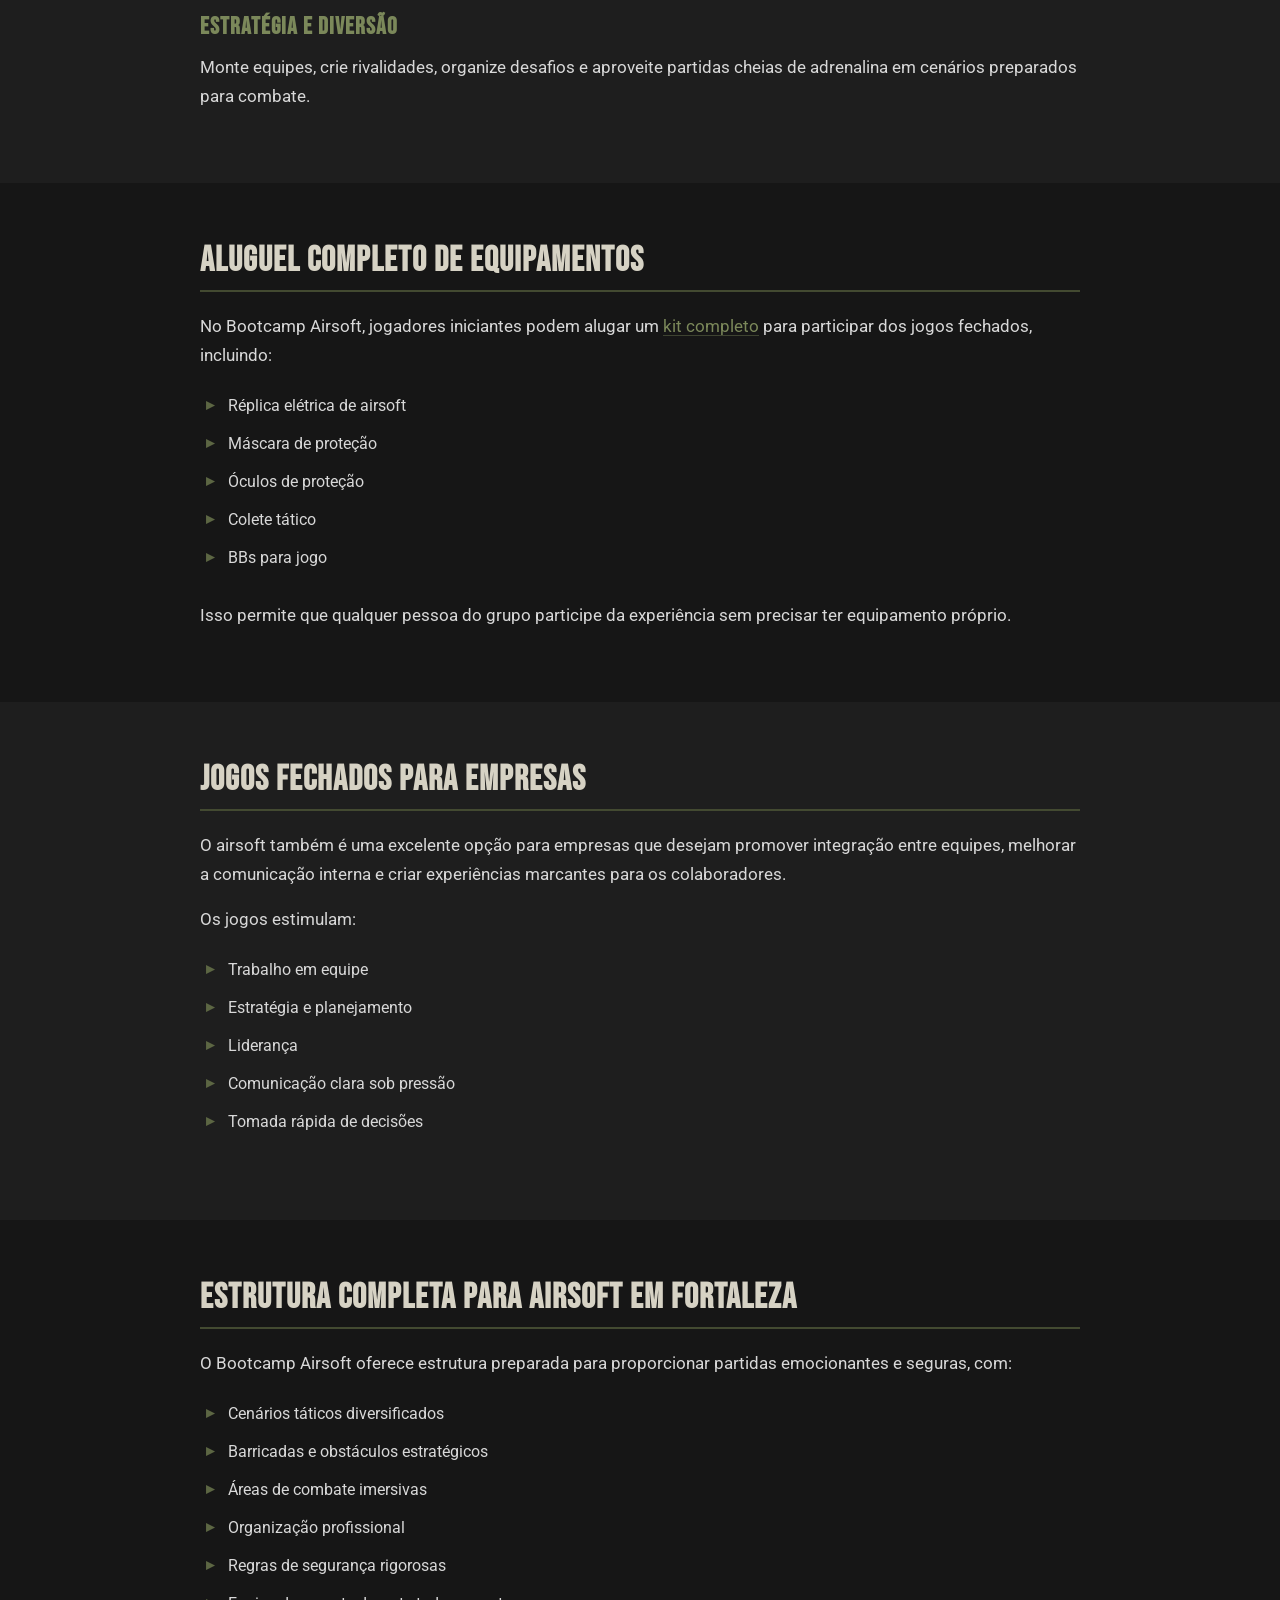
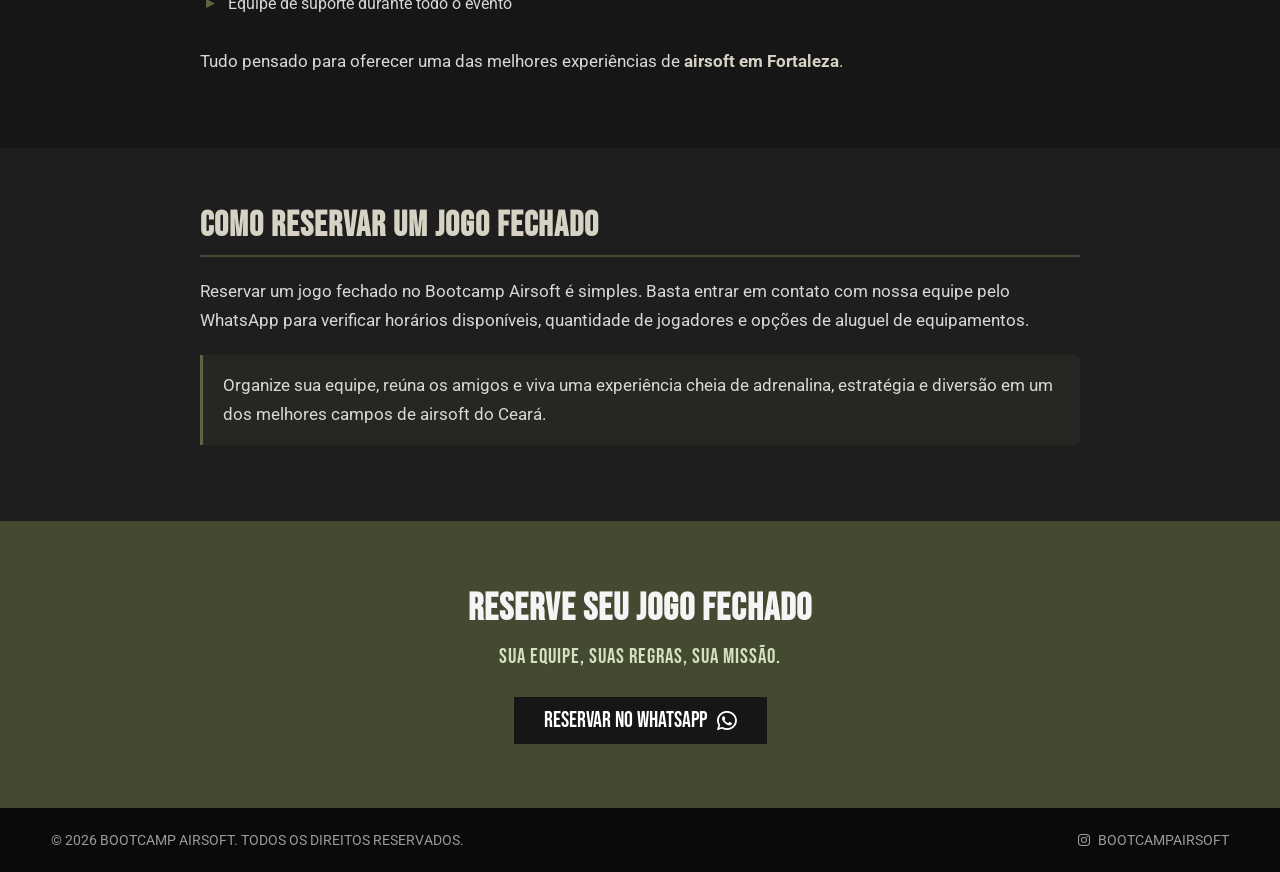
<file: jogos-fechados.html>
<!DOCTYPE html>
<html lang="pt-BR">
<head>
    <meta charset="UTF-8">
    <meta name="viewport" content="width=device-width, initial-scale=1.0">
    <meta name="theme-color" content="#5c6643">
    <title>Jogos Fechados de Airsoft em Fortaleza | Bootcamp Airsoft</title>
    <meta name="description" content="Reserve um jogo fechado de airsoft para amigos, empresas, aniversários ou team building em Fortaleza. Campo exclusivo, kit de aluguel completo e estrutura profissional.">
    <meta name="keywords" content="jogos fechados airsoft, airsoft empresarial Fortaleza, aniversário no airsoft, team building airsoft, reservar campo de airsoft">
    <meta name="robots" content="index, follow">
    <link rel="canonical" href="https://www.bootcampairsoft.com.br/jogos-fechados.html">

    <meta property="og:type" content="article">
    <meta property="og:locale" content="pt_BR">
    <meta property="og:site_name" content="Bootcamp Airsoft">
    <meta property="og:title" content="Jogos Fechados de Airsoft em Fortaleza | Bootcamp Airsoft">
    <meta property="og:description" content="Reserve um jogo fechado: campo exclusivo para amigos, empresas e eventos. Aniversário, despedida, team building e treinos táticos.">
    <meta property="og:image" content="https://www.bootcampairsoft.com.br/assets/jogos-fechados-v2.jpeg">
    <meta property="og:url" content="https://www.bootcampairsoft.com.br/jogos-fechados.html">

    <meta name="twitter:card" content="summary_large_image">
    <meta name="twitter:title" content="Jogos Fechados de Airsoft em Fortaleza | Bootcamp Airsoft">
    <meta name="twitter:description" content="Reserve um jogo fechado: campo exclusivo para amigos, empresas e eventos.">
    <meta name="twitter:image" content="https://www.bootcampairsoft.com.br/assets/jogos-fechados-v2.jpeg">

    <link rel="icon" type="image/png" href="assets/logo.png">

    <link rel="preconnect" href="https://fonts.googleapis.com">
    <link rel="preconnect" href="https://fonts.gstatic.com" crossorigin>
    <link href="https://fonts.googleapis.com/css2?family=Bebas+Neue&family=Roboto&family=Aldrich&family=Black+Ops+One:wght@400;500;700&display=swap" rel="stylesheet">
    <link rel="stylesheet" href="https://cdnjs.cloudflare.com/ajax/libs/font-awesome/6.4.0/css/all.min.css">
    <link rel="stylesheet" href="assets/styles.css">

    <noscript>
        <style>.reveal { opacity: 1 !important; transform: none !important; }</style>
    </noscript>

    <script type="application/ld+json">
    {
        "@context": "https://schema.org",
        "@type": "BreadcrumbList",
        "itemListElement": [
            { "@type": "ListItem", "position": 1, "name": "Início", "item": "https://www.bootcampairsoft.com.br/" },
            { "@type": "ListItem", "position": 2, "name": "Jogos Fechados", "item": "https://www.bootcampairsoft.com.br/jogos-fechados.html" }
        ]
    }
    </script>
    <script type="application/ld+json">
    {
        "@context": "https://schema.org",
        "@type": "Service",
        "serviceType": "Jogo Fechado de Airsoft",
        "name": "Jogo Fechado de Airsoft em Fortaleza",
        "description": "Partida privativa de airsoft com campo exclusivo para grupos, empresas, aniversários e eventos especiais. Inclui opção de aluguel de equipamentos para iniciantes.",
        "areaServed": { "@type": "City", "name": "Fortaleza" },
        "provider": {
            "@type": "SportsActivityLocation",
            "name": "Bootcamp Airsoft",
            "url": "https://www.bootcampairsoft.com.br/"
        }
    }
    </script>

    <!-- Google tag (gtag.js) -->
    <link rel="preconnect" href="https://www.googletagmanager.com" crossorigin>
    <script async src="https://www.googletagmanager.com/gtag/js?id=AW-18189334653"></script>
    <script>
        window.dataLayer = window.dataLayer || [];
        function gtag(){dataLayer.push(arguments);}
        gtag('js', new Date());
        gtag('config', 'AW-18189334653');
    </script>
</head>
<body>

    <a class="skip-link" href="#conteudo">Pular para o conteúdo</a>

    <header>
        <div class="header-inner">
            <a href="index.html" class="logo" aria-label="Bootcamp Airsoft - Página inicial">
                <img src="assets/logo.png" alt="Bootcamp Airsoft" width="1254" height="1254" fetchpriority="high" decoding="async">
            </a>
            <button class="nav-toggle" type="button" aria-label="Abrir menu" aria-expanded="false" aria-controls="site-nav">
                <span class="nav-toggle-bars" aria-hidden="true"></span>
            </button>
            <div class="header-collapse" id="site-nav">
            <nav class="primary" aria-label="Menu principal">
                <ul>
                    <li><a href="index.html">INÍCIO</a></li>
                    <li><a href="sobre.html">SOBRE</a></li>
                    <li><a href="airsoft.html">AIRSOFT</a></li>
                    <li><a href="regras.html">REGRAS</a></li>
                    <li><a href="jogos-fechados.html" class="active" aria-current="page">JOGOS FECHADOS</a></li>
                    <li><a href="kit-aluguel.html">KIT ALUGUEL</a></li>
                </ul>
            </nav>
            <a href="https://maps.app.goo.gl/642MKtvnXEeAHhzT7" class="btn-header" target="_blank" rel="noopener"><i class="fa-solid fa-location-dot" aria-hidden="true"></i> COMO CHEGAR</a>
            </div>
        </div>
        <div class="nav-backdrop" aria-hidden="true" hidden></div>
    </header>

    <main id="conteudo">

        <section class="page-hero">
            <nav class="breadcrumb" aria-label="Você está em">
                <ol>
                    <li><a href="index.html">Início</a></li>
                    <li aria-current="page">Jogos Fechados</li>
                </ol>
            </nav>
            <h1>JOGOS FECHADOS DE AIRSOFT</h1>
            <p class="lead">Reserve o campo só para o seu grupo: amigos, empresas, aniversários e eventos com adrenalina, estratégia e diversão.</p>
        </section>

        <article>

            <section class="content-section reveal">
                <div class="content-inner">
                    <h2>O Que é um Jogo Fechado de Airsoft</h2>
                    <p>Diferente dos <a href="airsoft.html">jogos abertos</a>, onde jogadores diferentes participam juntos, o <strong>jogo fechado</strong> é exclusivo para o seu grupo. Isso significa que apenas as pessoas convidadas por você estarão participando das partidas, garantindo uma experiência totalmente personalizada.</p>
                    <p>É a escolha ideal para:</p>
                    <ul class="bullets">
                        <li>Grupos de amigos</li>
                        <li>Empresas e equipes de trabalho</li>
                        <li>Aniversários</li>
                        <li>Despedidas e confraternizações</li>
                        <li>Team building corporativo</li>
                        <li>Eventos particulares</li>
                        <li>Treinos táticos</li>
                    </ul>
                </div>
            </section>

            <section class="content-section alt reveal">
                <div class="content-inner">
                    <h2>Vantagens dos Jogos Fechados</h2>

                    <h3>Jogue Apenas com Seus Amigos</h3>
                    <p>Você escolhe quem participa do evento, criando partidas mais descontraídas, competitivas e personalizadas — sem misturar com desconhecidos.</p>

                    <h3>Experiência Mais Imersiva</h3>
                    <p>Com o campo reservado exclusivamente para o grupo, a experiência se torna muito mais organizada e cinematográfica, com missões adaptadas ao seu time.</p>

                    <h3>Ideal Para Iniciantes</h3>
                    <p>Jogos fechados são perfeitos para quem nunca jogou airsoft e quer aprender com amigos sem a pressão de partidas abertas. O ritmo é definido pelo grupo.</p>

                    <h3>Estratégia e Diversão</h3>
                    <p>Monte equipes, crie rivalidades, organize desafios e aproveite partidas cheias de adrenalina em cenários preparados para combate.</p>
                </div>
            </section>

            <section class="content-section reveal">
                <div class="content-inner">
                    <h2>Aluguel Completo de Equipamentos</h2>
                    <p>No Bootcamp Airsoft, jogadores iniciantes podem alugar um <a href="kit-aluguel.html">kit completo</a> para participar dos jogos fechados, incluindo:</p>
                    <ul class="bullets">
                        <li>Réplica elétrica de airsoft</li>
                        <li>Máscara de proteção</li>
                        <li>Óculos de proteção</li>
                        <li>Colete tático</li>
                        <li>BBs para jogo</li>
                    </ul>
                    <p>Isso permite que qualquer pessoa do grupo participe da experiência sem precisar ter equipamento próprio.</p>
                </div>
            </section>

            <section class="content-section alt reveal">
                <div class="content-inner">
                    <h2>Jogos Fechados Para Empresas</h2>
                    <p>O airsoft também é uma excelente opção para empresas que desejam promover integração entre equipes, melhorar a comunicação interna e criar experiências marcantes para os colaboradores.</p>
                    <p>Os jogos estimulam:</p>
                    <ul class="bullets">
                        <li>Trabalho em equipe</li>
                        <li>Estratégia e planejamento</li>
                        <li>Liderança</li>
                        <li>Comunicação clara sob pressão</li>
                        <li>Tomada rápida de decisões</li>
                    </ul>
                </div>
            </section>

            <section class="content-section reveal">
                <div class="content-inner">
                    <h2>Estrutura Completa Para Airsoft em Fortaleza</h2>
                    <p>O Bootcamp Airsoft oferece estrutura preparada para proporcionar partidas emocionantes e seguras, com:</p>
                    <ul class="bullets">
                        <li>Cenários táticos diversificados</li>
                        <li>Barricadas e obstáculos estratégicos</li>
                        <li>Áreas de combate imersivas</li>
                        <li>Organização profissional</li>
                        <li>Regras de segurança rigorosas</li>
                        <li>Equipe de suporte durante todo o evento</li>
                    </ul>
                    <p>Tudo pensado para oferecer uma das melhores experiências de <strong>airsoft em Fortaleza</strong>.</p>
                </div>
            </section>

            <section class="content-section alt reveal">
                <div class="content-inner">
                    <h2>Como Reservar um Jogo Fechado</h2>
                    <p>Reservar um jogo fechado no Bootcamp Airsoft é simples. Basta entrar em contato com nossa equipe pelo WhatsApp para verificar horários disponíveis, quantidade de jogadores e opções de aluguel de equipamentos.</p>
                    <div class="callout">
                        <p>Organize sua equipe, reúna os amigos e viva uma experiência cheia de adrenalina, estratégia e diversão em um dos melhores campos de airsoft do Ceará.</p>
                    </div>
                </div>
            </section>

        </article>

        <section class="page-cta reveal" aria-labelledby="cta-fechados-titulo">
            <h2 id="cta-fechados-titulo">RESERVE SEU JOGO FECHADO</h2>
            <p>SUA EQUIPE, SUAS REGRAS, SUA MISSÃO.</p>
            <a href="https://wa.me/5585997326834?text=Ol%C3%A1!%20Quero%20reservar%20um%20jogo%20fechado%20no%20Bootcamp%20Airsoft." class="btn-dark" target="_blank" rel="noopener" aria-label="Reservar jogo fechado no WhatsApp">RESERVAR NO WHATSAPP <i class="fa-brands fa-whatsapp" aria-hidden="true"></i></a>
        </section>

    </main>

    <a href="https://wa.me/5585997326834?text=Ol%C3%A1!%20Quero%20saber%20mais%20sobre%20o%20Bootcamp%20Airsoft." class="wa-float" target="_blank" rel="noopener" aria-label="Fale com o Bootcamp Airsoft no WhatsApp">
        <i class="fa-brands fa-whatsapp" aria-hidden="true"></i>
    </a>

    <footer>
        <p>&copy; <span id="ano-atual">2026</span> BOOTCAMP AIRSOFT. TODOS OS DIREITOS RESERVADOS.</p>
        <div class="socials" aria-label="Redes sociais">
            <a href="https://www.instagram.com/bootcampairsoft/" target="_blank" rel="noopener" aria-label="Instagram @bootcampairsoft"><i class="fa-brands fa-instagram" aria-hidden="true"></i> BOOTCAMPAIRSOFT</a>
        </div>
    </footer>

    <script src="assets/scripts.js" defer></script>
</body>
</html>
</file>
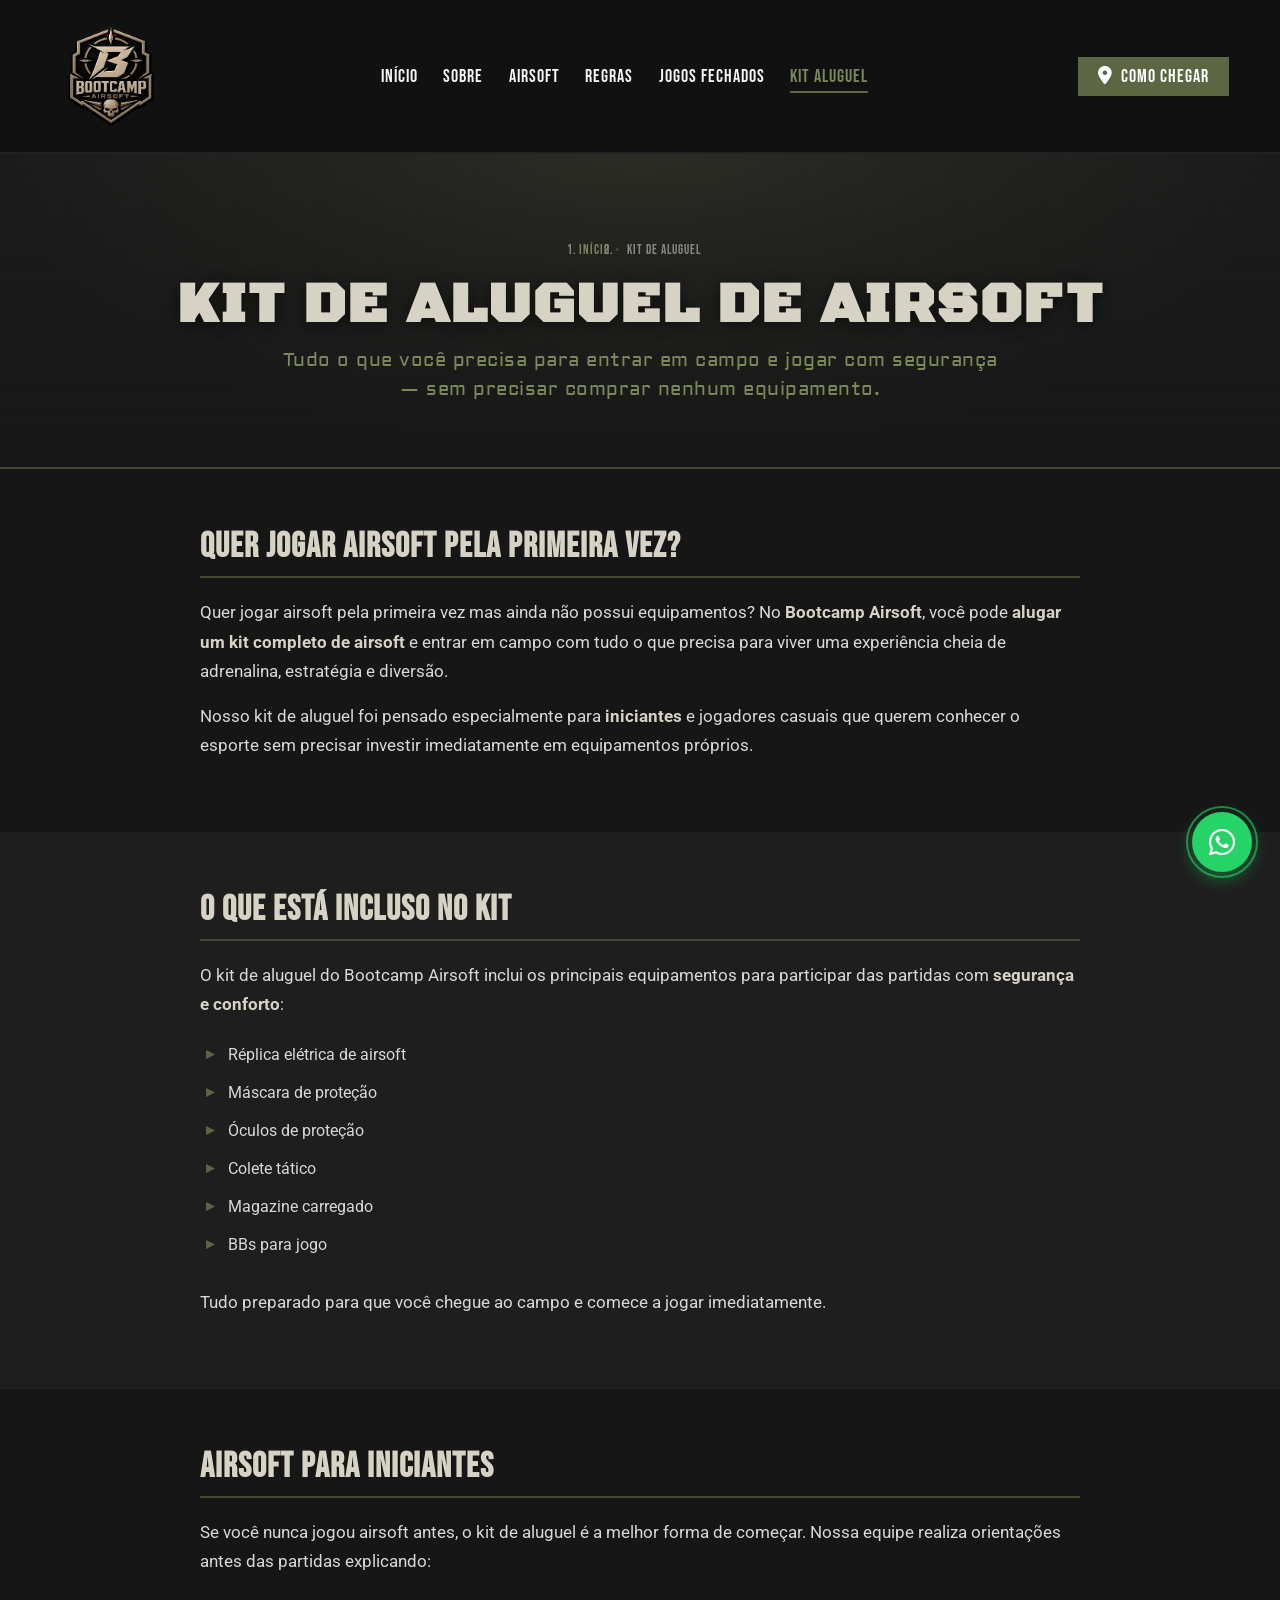
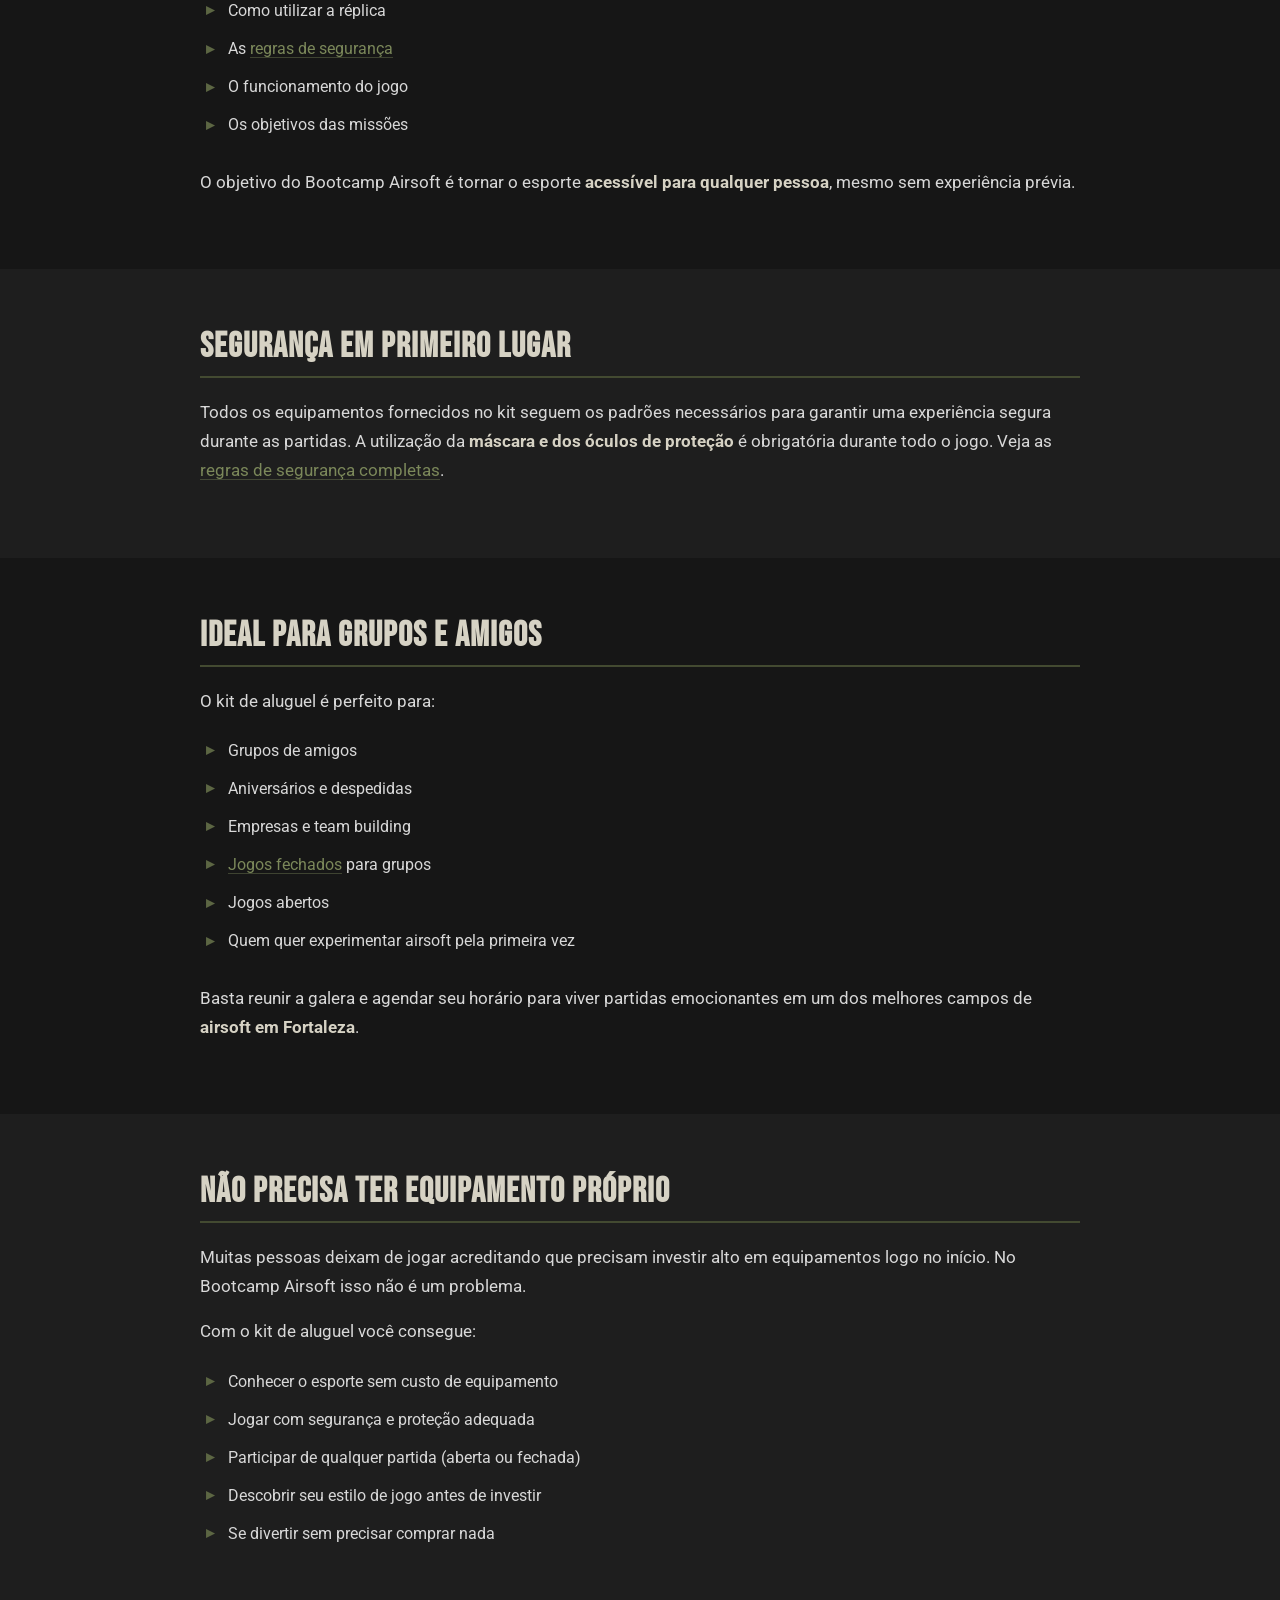
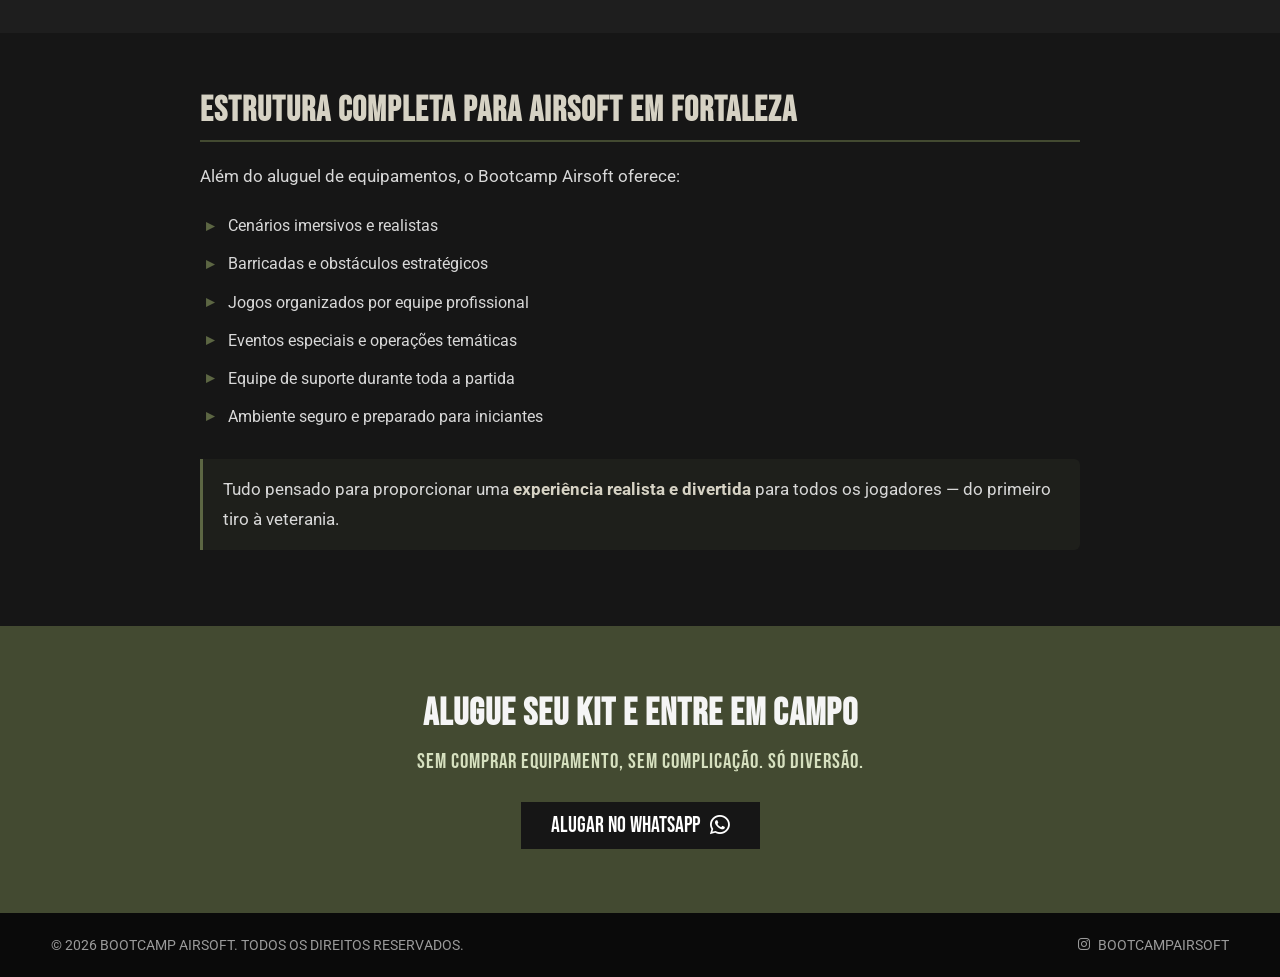
<file: kit-aluguel.html>
<!DOCTYPE html>
<html lang="pt-BR">
<head>
    <meta charset="UTF-8">
    <meta name="viewport" content="width=device-width, initial-scale=1.0">
    <meta name="theme-color" content="#5c6643">
    <title>Kit de Aluguel de Airsoft em Fortaleza | Bootcamp Airsoft</title>
    <meta name="description" content="Kit completo de aluguel de airsoft em Fortaleza: réplica elétrica, máscara, óculos, colete tático e BBs. Ideal para iniciantes — jogue sem precisar comprar equipamento.">
    <meta name="keywords" content="kit aluguel airsoft, alugar airsoft Fortaleza, airsoft iniciantes, aluguel de réplica de airsoft, equipamento airsoft Ceará">
    <meta name="robots" content="index, follow">
    <link rel="canonical" href="https://www.bootcampairsoft.com.br/kit-aluguel.html">

    <meta property="og:type" content="article">
    <meta property="og:locale" content="pt_BR">
    <meta property="og:site_name" content="Bootcamp Airsoft">
    <meta property="og:title" content="Kit de Aluguel de Airsoft em Fortaleza | Bootcamp Airsoft">
    <meta property="og:description" content="Kit completo para iniciantes: réplica elétrica, máscara, óculos, colete e BBs. Jogue sem precisar comprar equipamento.">
    <meta property="og:image" content="https://www.bootcampairsoft.com.br/assets/kit-aluguel-v3.png">
    <meta property="og:url" content="https://www.bootcampairsoft.com.br/kit-aluguel.html">

    <meta name="twitter:card" content="summary_large_image">
    <meta name="twitter:title" content="Kit de Aluguel de Airsoft em Fortaleza | Bootcamp Airsoft">
    <meta name="twitter:description" content="Kit completo para iniciantes: réplica, máscara, óculos, colete e BBs.">
    <meta name="twitter:image" content="https://www.bootcampairsoft.com.br/assets/kit-aluguel-v3.png">

    <link rel="icon" type="image/png" href="assets/logo.png">

    <link rel="preconnect" href="https://fonts.googleapis.com">
    <link rel="preconnect" href="https://fonts.gstatic.com" crossorigin>
    <link href="https://fonts.googleapis.com/css2?family=Bebas+Neue&family=Roboto&family=Aldrich&family=Black+Ops+One:wght@400;500;700&display=swap" rel="stylesheet">
    <link rel="stylesheet" href="https://cdnjs.cloudflare.com/ajax/libs/font-awesome/6.4.0/css/all.min.css">
    <link rel="stylesheet" href="assets/styles.css">

    <noscript>
        <style>.reveal { opacity: 1 !important; transform: none !important; }</style>
    </noscript>

    <script type="application/ld+json">
    {
        "@context": "https://schema.org",
        "@type": "BreadcrumbList",
        "itemListElement": [
            { "@type": "ListItem", "position": 1, "name": "Início", "item": "https://www.bootcampairsoft.com.br/" },
            { "@type": "ListItem", "position": 2, "name": "Kit de Aluguel", "item": "https://www.bootcampairsoft.com.br/kit-aluguel.html" }
        ]
    }
    </script>
    <script type="application/ld+json">
    {
        "@context": "https://schema.org",
        "@type": "Service",
        "serviceType": "Aluguel de Equipamento de Airsoft",
        "name": "Kit de Aluguel de Airsoft para Iniciantes",
        "description": "Kit completo para iniciantes com réplica elétrica, máscara, óculos de proteção, colete tático e BBs. Disponível no Bootcamp Airsoft em Fortaleza.",
        "areaServed": { "@type": "City", "name": "Fortaleza" },
        "provider": {
            "@type": "SportsActivityLocation",
            "name": "Bootcamp Airsoft",
            "url": "https://www.bootcampairsoft.com.br/"
        }
    }
    </script>

    <!-- Google tag (gtag.js) -->
    <link rel="preconnect" href="https://www.googletagmanager.com" crossorigin>
    <script async src="https://www.googletagmanager.com/gtag/js?id=AW-18189334653"></script>
    <script>
        window.dataLayer = window.dataLayer || [];
        function gtag(){dataLayer.push(arguments);}
        gtag('js', new Date());
        gtag('config', 'AW-18189334653');
    </script>
</head>
<body>

    <a class="skip-link" href="#conteudo">Pular para o conteúdo</a>

    <header>
        <div class="header-inner">
            <a href="index.html" class="logo" aria-label="Bootcamp Airsoft - Página inicial">
                <img src="assets/logo.png" alt="Bootcamp Airsoft" width="1254" height="1254" fetchpriority="high" decoding="async">
            </a>
            <button class="nav-toggle" type="button" aria-label="Abrir menu" aria-expanded="false" aria-controls="site-nav">
                <span class="nav-toggle-bars" aria-hidden="true"></span>
            </button>
            <div class="header-collapse" id="site-nav">
            <nav class="primary" aria-label="Menu principal">
                <ul>
                    <li><a href="index.html">INÍCIO</a></li>
                    <li><a href="sobre.html">SOBRE</a></li>
                    <li><a href="airsoft.html">AIRSOFT</a></li>
                    <li><a href="regras.html">REGRAS</a></li>
                    <li><a href="jogos-fechados.html">JOGOS FECHADOS</a></li>
                    <li><a href="kit-aluguel.html" class="active" aria-current="page">KIT ALUGUEL</a></li>
                </ul>
            </nav>
            <a href="https://maps.app.goo.gl/642MKtvnXEeAHhzT7" class="btn-header" target="_blank" rel="noopener"><i class="fa-solid fa-location-dot" aria-hidden="true"></i> COMO CHEGAR</a>
            </div>
        </div>
        <div class="nav-backdrop" aria-hidden="true" hidden></div>
    </header>

    <main id="conteudo">

        <section class="page-hero">
            <nav class="breadcrumb" aria-label="Você está em">
                <ol>
                    <li><a href="index.html">Início</a></li>
                    <li aria-current="page">Kit de Aluguel</li>
                </ol>
            </nav>
            <h1>KIT DE ALUGUEL DE AIRSOFT</h1>
            <p class="lead">Tudo o que você precisa para entrar em campo e jogar com segurança — sem precisar comprar nenhum equipamento.</p>
        </section>

        <article>

            <section class="content-section reveal">
                <div class="content-inner">
                    <h2>Quer Jogar Airsoft Pela Primeira Vez?</h2>
                    <p>Quer jogar airsoft pela primeira vez mas ainda não possui equipamentos? No <strong>Bootcamp Airsoft</strong>, você pode <strong>alugar um kit completo de airsoft</strong> e entrar em campo com tudo o que precisa para viver uma experiência cheia de adrenalina, estratégia e diversão.</p>
                    <p>Nosso kit de aluguel foi pensado especialmente para <strong>iniciantes</strong> e jogadores casuais que querem conhecer o esporte sem precisar investir imediatamente em equipamentos próprios.</p>
                </div>
            </section>

            <section class="content-section alt reveal">
                <div class="content-inner">
                    <h2>O Que Está Incluso no Kit</h2>
                    <p>O kit de aluguel do Bootcamp Airsoft inclui os principais equipamentos para participar das partidas com <strong>segurança e conforto</strong>:</p>
                    <ul class="bullets">
                        <li>Réplica elétrica de airsoft</li>
                        <li>Máscara de proteção</li>
                        <li>Óculos de proteção</li>
                        <li>Colete tático</li>
                        <li>Magazine carregado</li>
                        <li>BBs para jogo</li>
                    </ul>
                    <p>Tudo preparado para que você chegue ao campo e comece a jogar imediatamente.</p>
                </div>
            </section>

            <section class="content-section reveal">
                <div class="content-inner">
                    <h2>Airsoft Para Iniciantes</h2>
                    <p>Se você nunca jogou airsoft antes, o kit de aluguel é a melhor forma de começar. Nossa equipe realiza orientações antes das partidas explicando:</p>
                    <ul class="bullets">
                        <li>Como utilizar a réplica</li>
                        <li>As <a href="regras.html">regras de segurança</a></li>
                        <li>O funcionamento do jogo</li>
                        <li>Os objetivos das missões</li>
                    </ul>
                    <p>O objetivo do Bootcamp Airsoft é tornar o esporte <strong>acessível para qualquer pessoa</strong>, mesmo sem experiência prévia.</p>
                </div>
            </section>

            <section class="content-section alt reveal">
                <div class="content-inner">
                    <h2>Segurança em Primeiro Lugar</h2>
                    <p>Todos os equipamentos fornecidos no kit seguem os padrões necessários para garantir uma experiência segura durante as partidas. A utilização da <strong>máscara e dos óculos de proteção</strong> é obrigatória durante todo o jogo. Veja as <a href="regras.html">regras de segurança completas</a>.</p>
                </div>
            </section>

            <section class="content-section reveal">
                <div class="content-inner">
                    <h2>Ideal Para Grupos e Amigos</h2>
                    <p>O kit de aluguel é perfeito para:</p>
                    <ul class="bullets">
                        <li>Grupos de amigos</li>
                        <li>Aniversários e despedidas</li>
                        <li>Empresas e team building</li>
                        <li><a href="jogos-fechados.html">Jogos fechados</a> para grupos</li>
                        <li>Jogos abertos</li>
                        <li>Quem quer experimentar airsoft pela primeira vez</li>
                    </ul>
                    <p>Basta reunir a galera e agendar seu horário para viver partidas emocionantes em um dos melhores campos de <strong>airsoft em Fortaleza</strong>.</p>
                </div>
            </section>

            <section class="content-section alt reveal">
                <div class="content-inner">
                    <h2>Não Precisa Ter Equipamento Próprio</h2>
                    <p>Muitas pessoas deixam de jogar acreditando que precisam investir alto em equipamentos logo no início. No Bootcamp Airsoft isso não é um problema.</p>
                    <p>Com o kit de aluguel você consegue:</p>
                    <ul class="bullets">
                        <li>Conhecer o esporte sem custo de equipamento</li>
                        <li>Jogar com segurança e proteção adequada</li>
                        <li>Participar de qualquer partida (aberta ou fechada)</li>
                        <li>Descobrir seu estilo de jogo antes de investir</li>
                        <li>Se divertir sem precisar comprar nada</li>
                    </ul>
                </div>
            </section>

            <section class="content-section reveal">
                <div class="content-inner">
                    <h2>Estrutura Completa Para Airsoft em Fortaleza</h2>
                    <p>Além do aluguel de equipamentos, o Bootcamp Airsoft oferece:</p>
                    <ul class="bullets">
                        <li>Cenários imersivos e realistas</li>
                        <li>Barricadas e obstáculos estratégicos</li>
                        <li>Jogos organizados por equipe profissional</li>
                        <li>Eventos especiais e operações temáticas</li>
                        <li>Equipe de suporte durante toda a partida</li>
                        <li>Ambiente seguro e preparado para iniciantes</li>
                    </ul>
                    <div class="callout">
                        <p>Tudo pensado para proporcionar uma <strong>experiência realista e divertida</strong> para todos os jogadores — do primeiro tiro à veterania.</p>
                    </div>
                </div>
            </section>

        </article>

        <section class="page-cta reveal" aria-labelledby="cta-kit-titulo">
            <h2 id="cta-kit-titulo">ALUGUE SEU KIT E ENTRE EM CAMPO</h2>
            <p>SEM COMPRAR EQUIPAMENTO, SEM COMPLICAÇÃO. SÓ DIVERSÃO.</p>
            <a href="https://wa.me/5585997326834?text=Ol%C3%A1!%20Quero%20alugar%20o%20Kit%20de%20Iniciante%20do%20Bootcamp%20Airsoft." class="btn-dark" target="_blank" rel="noopener" aria-label="Alugar kit no WhatsApp">ALUGAR NO WHATSAPP <i class="fa-brands fa-whatsapp" aria-hidden="true"></i></a>
        </section>

    </main>

    <a href="https://wa.me/5585997326834?text=Ol%C3%A1!%20Quero%20saber%20mais%20sobre%20o%20Bootcamp%20Airsoft." class="wa-float" target="_blank" rel="noopener" aria-label="Fale com o Bootcamp Airsoft no WhatsApp">
        <i class="fa-brands fa-whatsapp" aria-hidden="true"></i>
    </a>

    <footer>
        <p>&copy; <span id="ano-atual">2026</span> BOOTCAMP AIRSOFT. TODOS OS DIREITOS RESERVADOS.</p>
        <div class="socials" aria-label="Redes sociais">
            <a href="https://www.instagram.com/bootcampairsoft/" target="_blank" rel="noopener" aria-label="Instagram @bootcampairsoft"><i class="fa-brands fa-instagram" aria-hidden="true"></i> BOOTCAMPAIRSOFT</a>
        </div>
    </footer>

    <script src="assets/scripts.js" defer></script>
</body>
</html>
</file>
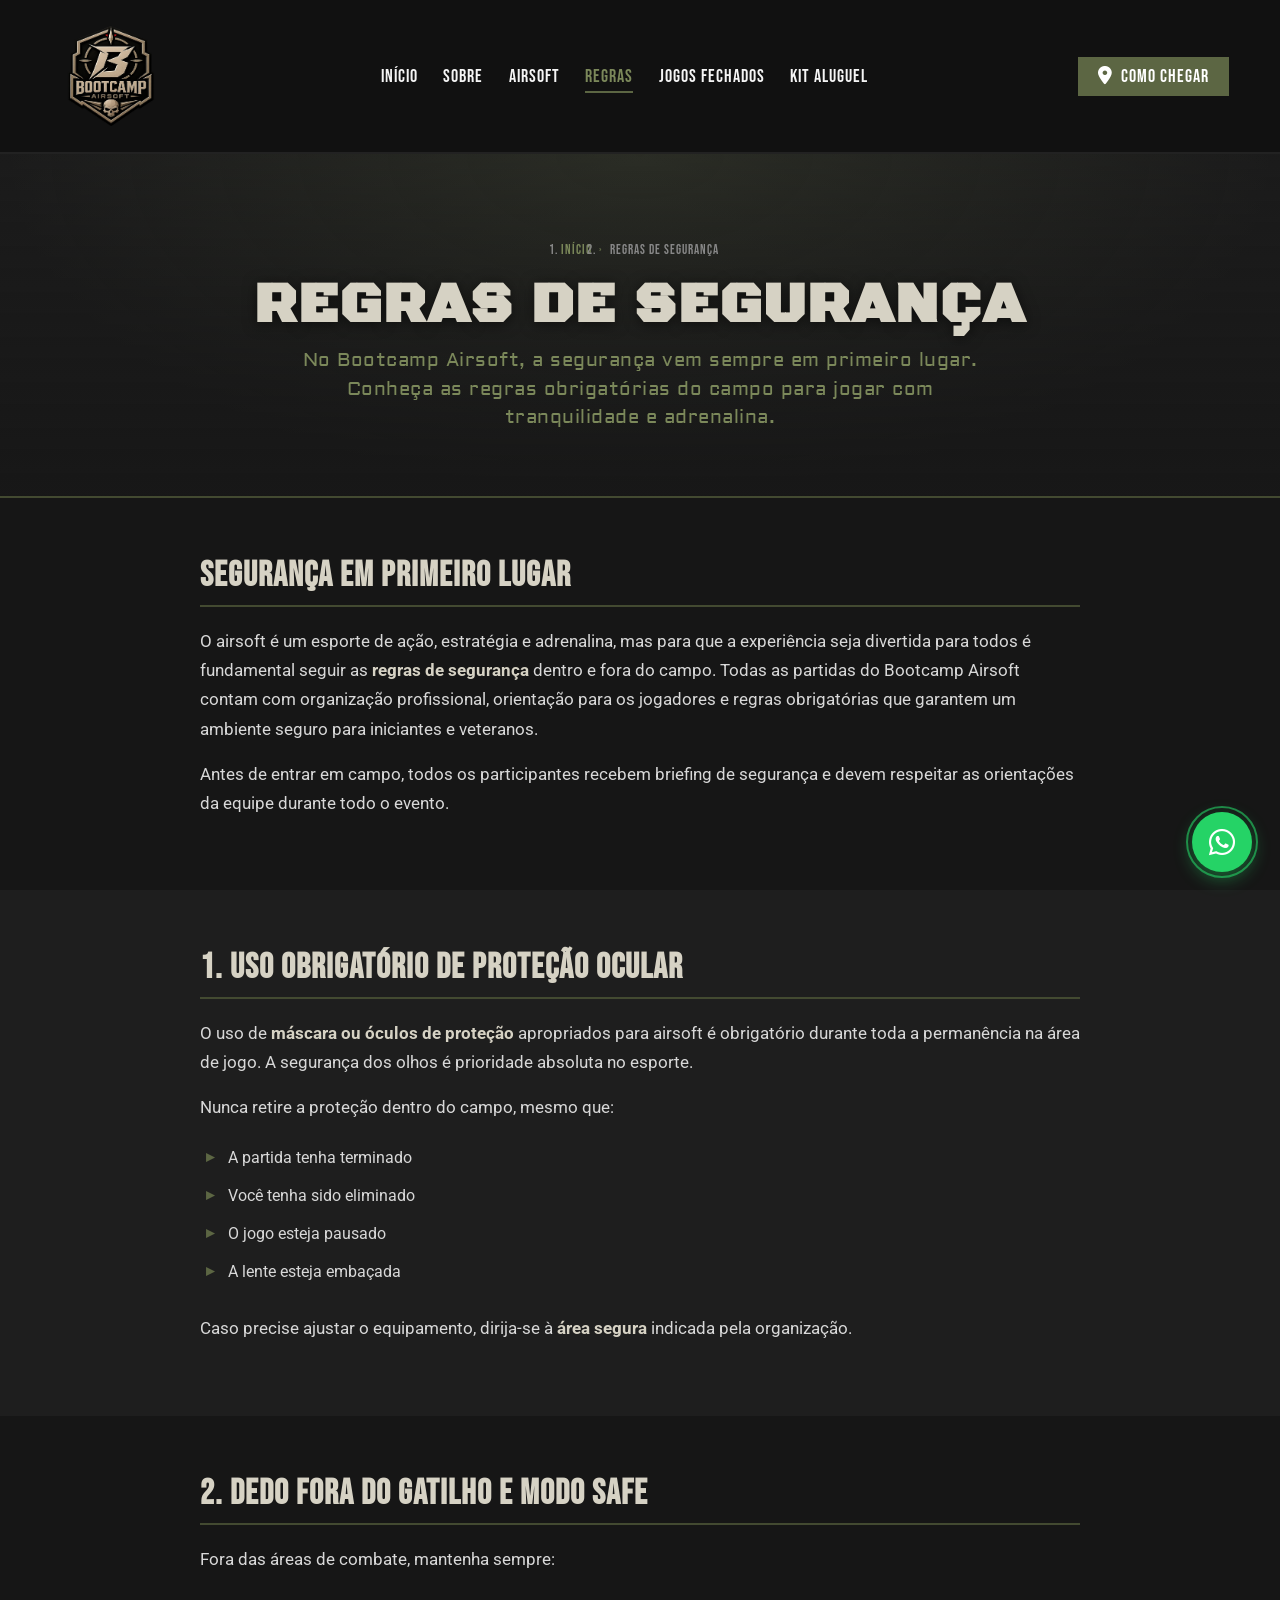
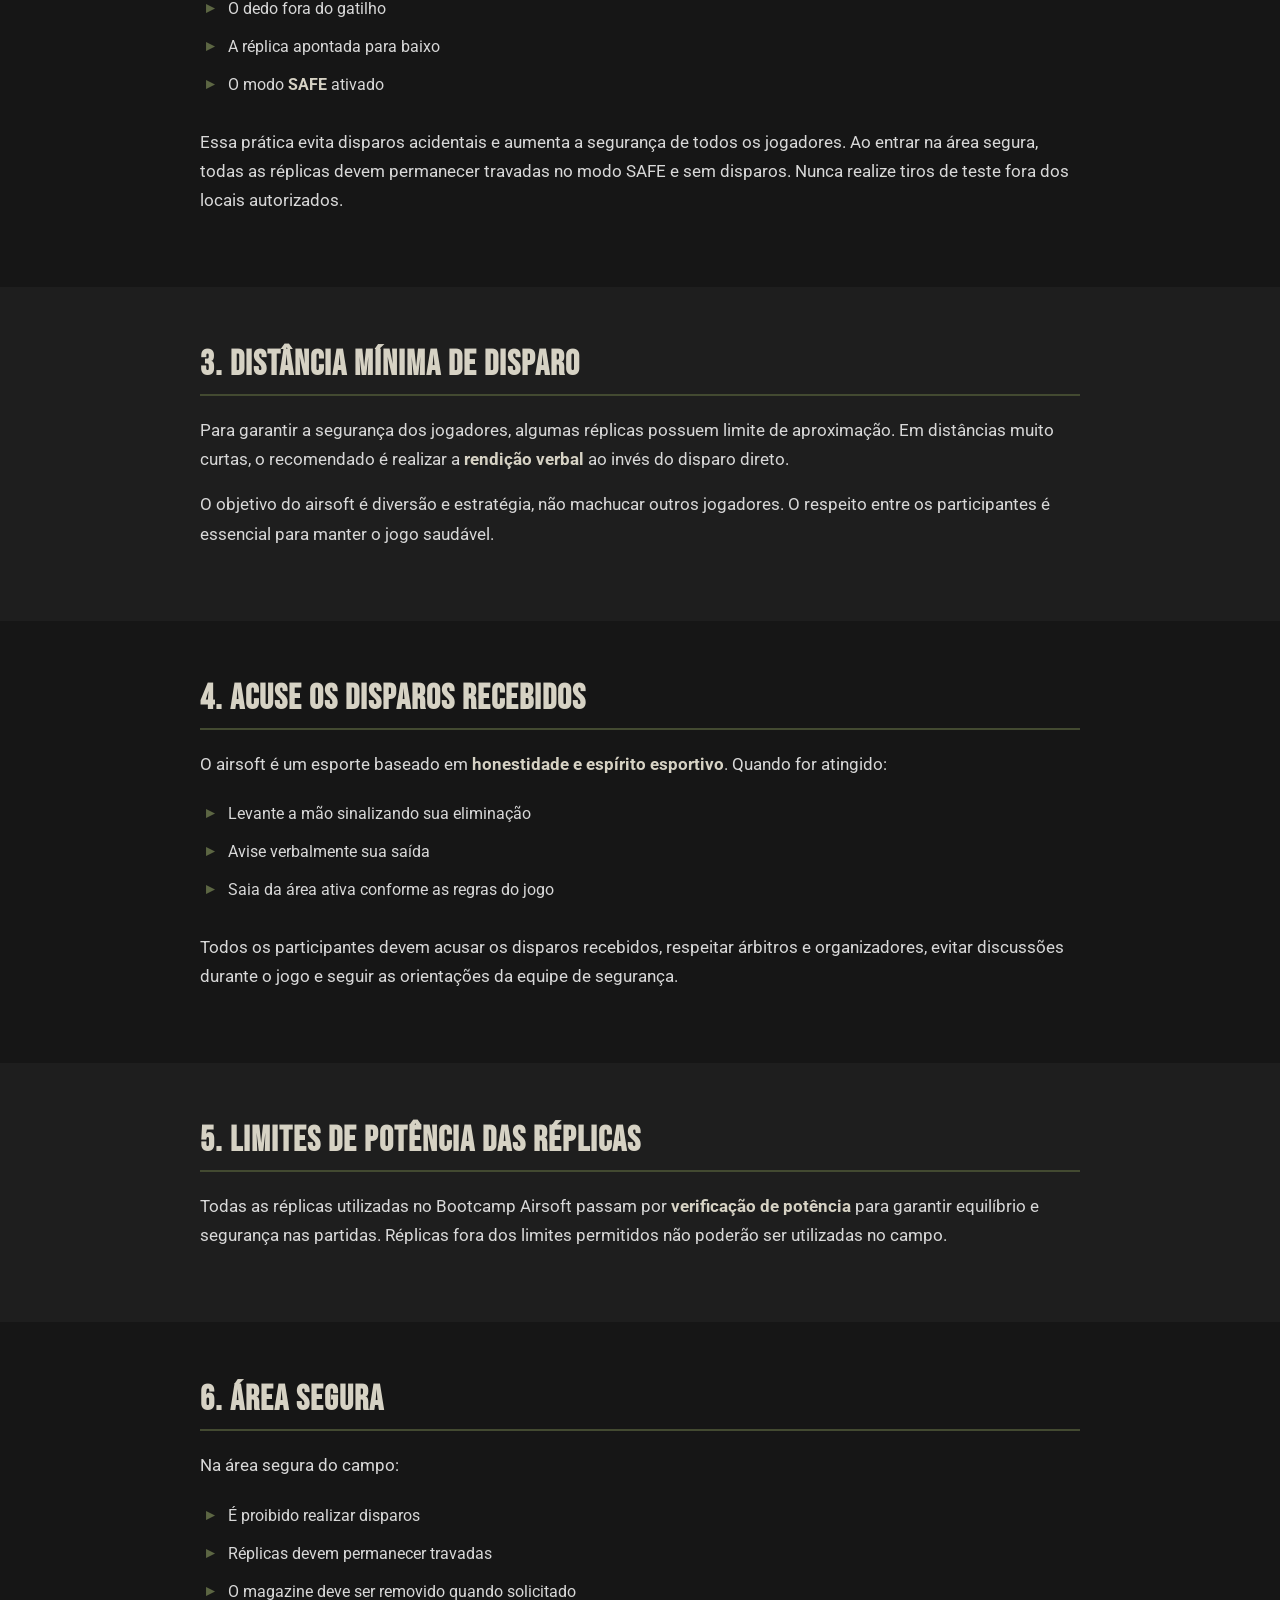
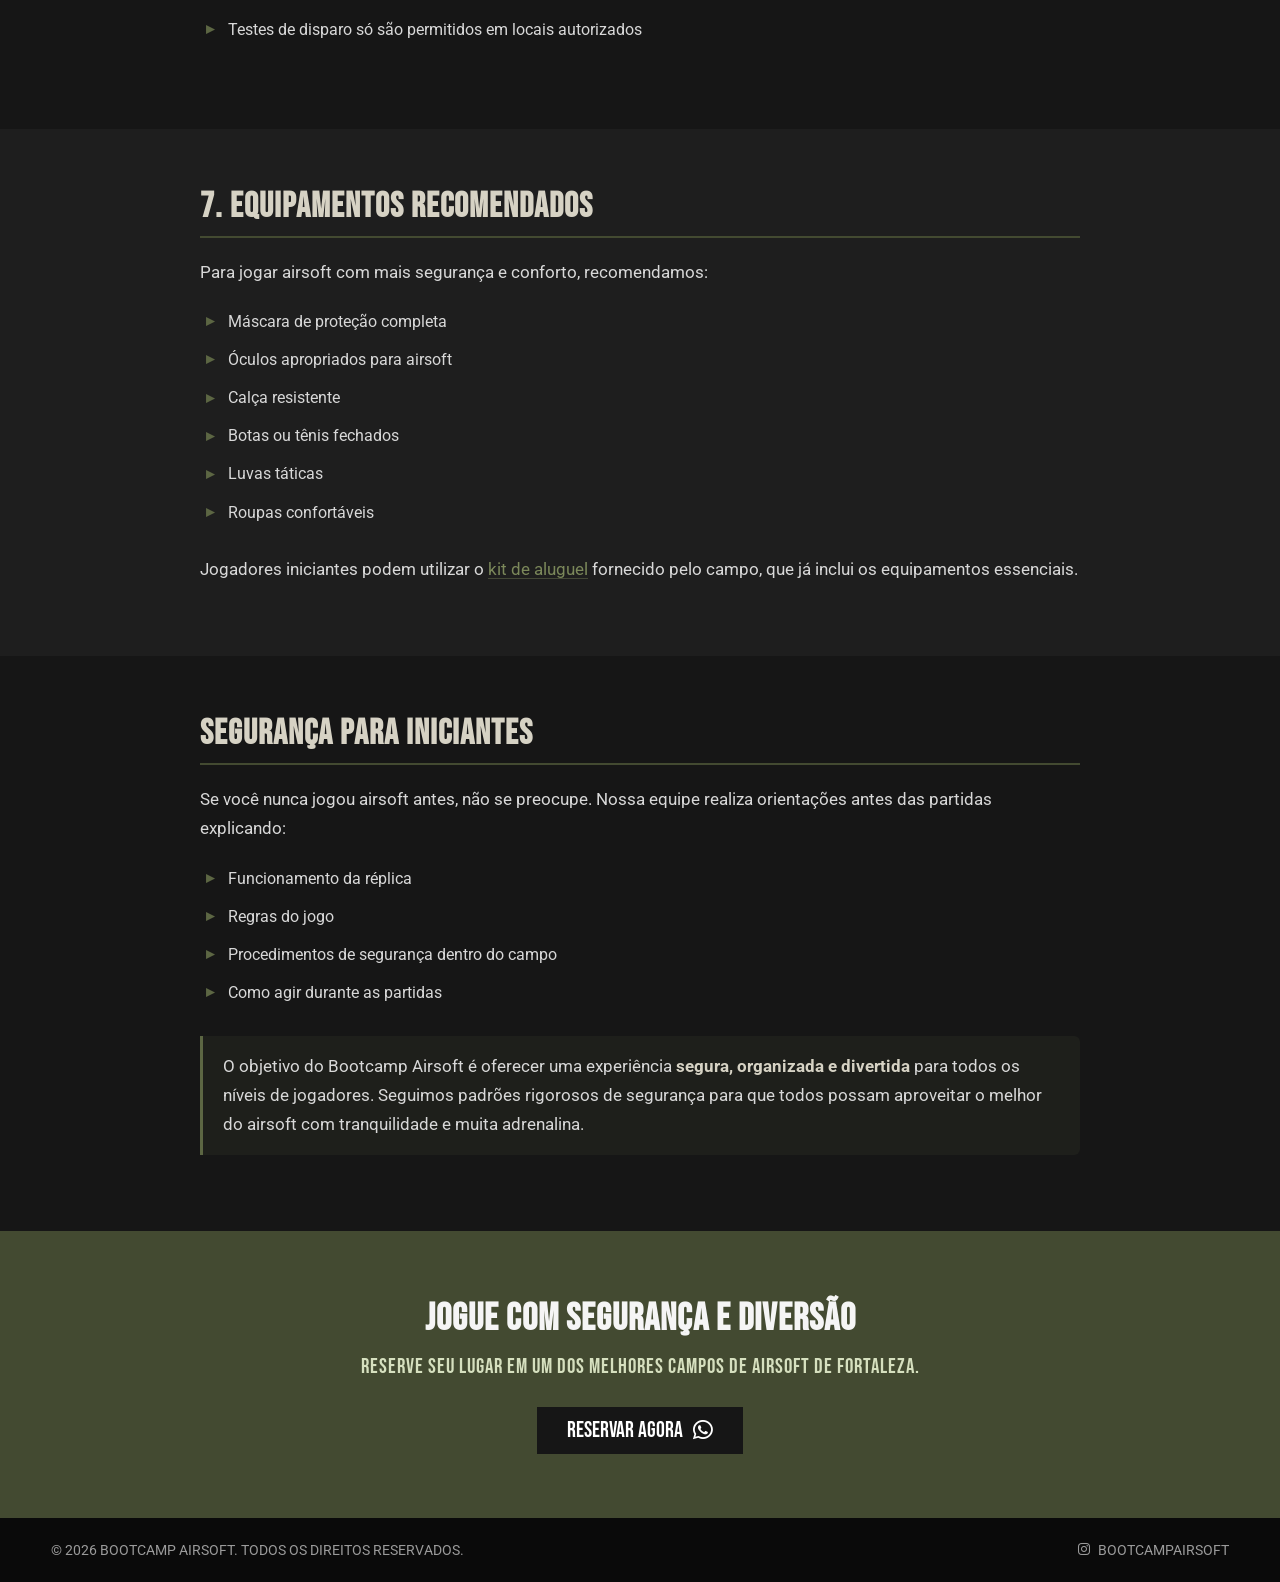
<file: regras.html>
<!DOCTYPE html>
<html lang="pt-BR">
<head>
    <meta charset="UTF-8">
    <meta name="viewport" content="width=device-width, initial-scale=1.0">
    <meta name="theme-color" content="#5c6643">
    <title>Regras de Segurança no Airsoft | Bootcamp Airsoft Fortaleza</title>
    <meta name="description" content="Conheça as regras de segurança do Bootcamp Airsoft em Fortaleza: uso de proteção, distância mínima, modo SAFE, área segura e orientações para iniciantes.">
    <meta name="keywords" content="regras de segurança airsoft, segurança no airsoft, equipamentos de proteção airsoft, regras campo airsoft Fortaleza">
    <meta name="robots" content="index, follow">
    <link rel="canonical" href="https://www.bootcampairsoft.com.br/regras.html">

    <meta property="og:type" content="article">
    <meta property="og:locale" content="pt_BR">
    <meta property="og:site_name" content="Bootcamp Airsoft">
    <meta property="og:title" content="Regras de Segurança no Airsoft | Bootcamp Airsoft Fortaleza">
    <meta property="og:description" content="Tudo sobre segurança no airsoft: equipamentos, modo SAFE, distância mínima, área segura e regras obrigatórias do campo.">
    <meta property="og:image" content="https://www.bootcampairsoft.com.br/assets/logo.png">
    <meta property="og:url" content="https://www.bootcampairsoft.com.br/regras.html">

    <meta name="twitter:card" content="summary_large_image">
    <meta name="twitter:title" content="Regras de Segurança no Airsoft | Bootcamp Airsoft">
    <meta name="twitter:description" content="Equipamentos de proteção, modo SAFE, distância mínima e regras obrigatórias do campo.">
    <meta name="twitter:image" content="https://www.bootcampairsoft.com.br/assets/logo.png">

    <link rel="icon" type="image/png" href="assets/logo.png">

    <link rel="preconnect" href="https://fonts.googleapis.com">
    <link rel="preconnect" href="https://fonts.gstatic.com" crossorigin>
    <link href="https://fonts.googleapis.com/css2?family=Bebas+Neue&family=Roboto&family=Aldrich&family=Black+Ops+One:wght@400;500;700&display=swap" rel="stylesheet">
    <link rel="stylesheet" href="https://cdnjs.cloudflare.com/ajax/libs/font-awesome/6.4.0/css/all.min.css">
    <link rel="stylesheet" href="assets/styles.css">

    <noscript>
        <style>.reveal { opacity: 1 !important; transform: none !important; }</style>
    </noscript>

    <script type="application/ld+json">
    {
        "@context": "https://schema.org",
        "@type": "BreadcrumbList",
        "itemListElement": [
            { "@type": "ListItem", "position": 1, "name": "Início", "item": "https://www.bootcampairsoft.com.br/" },
            { "@type": "ListItem", "position": 2, "name": "Regras de Segurança", "item": "https://www.bootcampairsoft.com.br/regras.html" }
        ]
    }
    </script>

    <!-- Google tag (gtag.js) -->
    <link rel="preconnect" href="https://www.googletagmanager.com" crossorigin>
    <script async src="https://www.googletagmanager.com/gtag/js?id=AW-18189334653"></script>
    <script>
        window.dataLayer = window.dataLayer || [];
        function gtag(){dataLayer.push(arguments);}
        gtag('js', new Date());
        gtag('config', 'AW-18189334653');
    </script>
</head>
<body>

    <a class="skip-link" href="#conteudo">Pular para o conteúdo</a>

    <header>
        <div class="header-inner">
            <a href="index.html" class="logo" aria-label="Bootcamp Airsoft - Página inicial">
                <img src="assets/logo.png" alt="Bootcamp Airsoft" width="1254" height="1254" fetchpriority="high" decoding="async">
            </a>
            <button class="nav-toggle" type="button" aria-label="Abrir menu" aria-expanded="false" aria-controls="site-nav">
                <span class="nav-toggle-bars" aria-hidden="true"></span>
            </button>
            <div class="header-collapse" id="site-nav">
            <nav class="primary" aria-label="Menu principal">
                <ul>
                    <li><a href="index.html">INÍCIO</a></li>
                    <li><a href="sobre.html">SOBRE</a></li>
                    <li><a href="airsoft.html">AIRSOFT</a></li>
                    <li><a href="regras.html" class="active" aria-current="page">REGRAS</a></li>
                    <li><a href="jogos-fechados.html">JOGOS FECHADOS</a></li>
                    <li><a href="kit-aluguel.html">KIT ALUGUEL</a></li>
                </ul>
            </nav>
            <a href="https://maps.app.goo.gl/642MKtvnXEeAHhzT7" class="btn-header" target="_blank" rel="noopener"><i class="fa-solid fa-location-dot" aria-hidden="true"></i> COMO CHEGAR</a>
            </div>
        </div>
        <div class="nav-backdrop" aria-hidden="true" hidden></div>
    </header>

    <main id="conteudo">

        <section class="page-hero">
            <nav class="breadcrumb" aria-label="Você está em">
                <ol>
                    <li><a href="index.html">Início</a></li>
                    <li aria-current="page">Regras de Segurança</li>
                </ol>
            </nav>
            <h1>REGRAS DE SEGURANÇA</h1>
            <p class="lead">No Bootcamp Airsoft, a segurança vem sempre em primeiro lugar. Conheça as regras obrigatórias do campo para jogar com tranquilidade e adrenalina.</p>
        </section>

        <article>

            <section class="content-section reveal">
                <div class="content-inner">
                    <h2>Segurança em Primeiro Lugar</h2>
                    <p>O airsoft é um esporte de ação, estratégia e adrenalina, mas para que a experiência seja divertida para todos é fundamental seguir as <strong>regras de segurança</strong> dentro e fora do campo. Todas as partidas do Bootcamp Airsoft contam com organização profissional, orientação para os jogadores e regras obrigatórias que garantem um ambiente seguro para iniciantes e veteranos.</p>
                    <p>Antes de entrar em campo, todos os participantes recebem briefing de segurança e devem respeitar as orientações da equipe durante todo o evento.</p>
                </div>
            </section>

            <section class="content-section alt reveal">
                <div class="content-inner">
                    <h2>1. Uso Obrigatório de Proteção Ocular</h2>
                    <p>O uso de <strong>máscara ou óculos de proteção</strong> apropriados para airsoft é obrigatório durante toda a permanência na área de jogo. A segurança dos olhos é prioridade absoluta no esporte.</p>
                    <p>Nunca retire a proteção dentro do campo, mesmo que:</p>
                    <ul class="bullets">
                        <li>A partida tenha terminado</li>
                        <li>Você tenha sido eliminado</li>
                        <li>O jogo esteja pausado</li>
                        <li>A lente esteja embaçada</li>
                    </ul>
                    <p>Caso precise ajustar o equipamento, dirija-se à <strong>área segura</strong> indicada pela organização.</p>
                </div>
            </section>

            <section class="content-section reveal">
                <div class="content-inner">
                    <h2>2. Dedo Fora do Gatilho e Modo SAFE</h2>
                    <p>Fora das áreas de combate, mantenha sempre:</p>
                    <ul class="bullets">
                        <li>O dedo fora do gatilho</li>
                        <li>A réplica apontada para baixo</li>
                        <li>O modo <strong>SAFE</strong> ativado</li>
                    </ul>
                    <p>Essa prática evita disparos acidentais e aumenta a segurança de todos os jogadores. Ao entrar na área segura, todas as réplicas devem permanecer travadas no modo SAFE e sem disparos. Nunca realize tiros de teste fora dos locais autorizados.</p>
                </div>
            </section>

            <section class="content-section alt reveal">
                <div class="content-inner">
                    <h2>3. Distância Mínima de Disparo</h2>
                    <p>Para garantir a segurança dos jogadores, algumas réplicas possuem limite de aproximação. Em distâncias muito curtas, o recomendado é realizar a <strong>rendição verbal</strong> ao invés do disparo direto.</p>
                    <p>O objetivo do airsoft é diversão e estratégia, não machucar outros jogadores. O respeito entre os participantes é essencial para manter o jogo saudável.</p>
                </div>
            </section>

            <section class="content-section reveal">
                <div class="content-inner">
                    <h2>4. Acuse os Disparos Recebidos</h2>
                    <p>O airsoft é um esporte baseado em <strong>honestidade e espírito esportivo</strong>. Quando for atingido:</p>
                    <ul class="bullets">
                        <li>Levante a mão sinalizando sua eliminação</li>
                        <li>Avise verbalmente sua saída</li>
                        <li>Saia da área ativa conforme as regras do jogo</li>
                    </ul>
                    <p>Todos os participantes devem acusar os disparos recebidos, respeitar árbitros e organizadores, evitar discussões durante o jogo e seguir as orientações da equipe de segurança.</p>
                </div>
            </section>

            <section class="content-section alt reveal">
                <div class="content-inner">
                    <h2>5. Limites de Potência das Réplicas</h2>
                    <p>Todas as réplicas utilizadas no Bootcamp Airsoft passam por <strong>verificação de potência</strong> para garantir equilíbrio e segurança nas partidas. Réplicas fora dos limites permitidos não poderão ser utilizadas no campo.</p>
                </div>
            </section>

            <section class="content-section reveal">
                <div class="content-inner">
                    <h2>6. Área Segura</h2>
                    <p>Na área segura do campo:</p>
                    <ul class="bullets">
                        <li>É proibido realizar disparos</li>
                        <li>Réplicas devem permanecer travadas</li>
                        <li>O magazine deve ser removido quando solicitado</li>
                        <li>Testes de disparo só são permitidos em locais autorizados</li>
                    </ul>
                </div>
            </section>

            <section class="content-section alt reveal">
                <div class="content-inner">
                    <h2>7. Equipamentos Recomendados</h2>
                    <p>Para jogar airsoft com mais segurança e conforto, recomendamos:</p>
                    <ul class="bullets">
                        <li>Máscara de proteção completa</li>
                        <li>Óculos apropriados para airsoft</li>
                        <li>Calça resistente</li>
                        <li>Botas ou tênis fechados</li>
                        <li>Luvas táticas</li>
                        <li>Roupas confortáveis</li>
                    </ul>
                    <p>Jogadores iniciantes podem utilizar o <a href="kit-aluguel.html">kit de aluguel</a> fornecido pelo campo, que já inclui os equipamentos essenciais.</p>
                </div>
            </section>

            <section class="content-section reveal">
                <div class="content-inner">
                    <h2>Segurança Para Iniciantes</h2>
                    <p>Se você nunca jogou airsoft antes, não se preocupe. Nossa equipe realiza orientações antes das partidas explicando:</p>
                    <ul class="bullets">
                        <li>Funcionamento da réplica</li>
                        <li>Regras do jogo</li>
                        <li>Procedimentos de segurança dentro do campo</li>
                        <li>Como agir durante as partidas</li>
                    </ul>
                    <div class="callout">
                        <p>O objetivo do Bootcamp Airsoft é oferecer uma experiência <strong>segura, organizada e divertida</strong> para todos os níveis de jogadores. Seguimos padrões rigorosos de segurança para que todos possam aproveitar o melhor do airsoft com tranquilidade e muita adrenalina.</p>
                    </div>
                </div>
            </section>

        </article>

        <section class="page-cta reveal" aria-labelledby="cta-regras-titulo">
            <h2 id="cta-regras-titulo">JOGUE COM SEGURANÇA E DIVERSÃO</h2>
            <p>RESERVE SEU LUGAR EM UM DOS MELHORES CAMPOS DE AIRSOFT DE FORTALEZA.</p>
            <a href="https://wa.me/5585997326834?text=Ol%C3%A1!%20Quero%20jogar%20no%20Bootcamp%20Airsoft." class="btn-dark" target="_blank" rel="noopener" aria-label="Fale com o Bootcamp Airsoft no WhatsApp">RESERVAR AGORA <i class="fa-brands fa-whatsapp" aria-hidden="true"></i></a>
        </section>

    </main>

    <a href="https://wa.me/5585997326834?text=Ol%C3%A1!%20Quero%20saber%20mais%20sobre%20o%20Bootcamp%20Airsoft." class="wa-float" target="_blank" rel="noopener" aria-label="Fale com o Bootcamp Airsoft no WhatsApp">
        <i class="fa-brands fa-whatsapp" aria-hidden="true"></i>
    </a>

    <footer>
        <p>&copy; <span id="ano-atual">2026</span> BOOTCAMP AIRSOFT. TODOS OS DIREITOS RESERVADOS.</p>
        <div class="socials" aria-label="Redes sociais">
            <a href="https://www.instagram.com/bootcampairsoft/" target="_blank" rel="noopener" aria-label="Instagram @bootcampairsoft"><i class="fa-brands fa-instagram" aria-hidden="true"></i> BOOTCAMPAIRSOFT</a>
        </div>
    </footer>

    <script src="assets/scripts.js" defer></script>
</body>
</html>
</file>
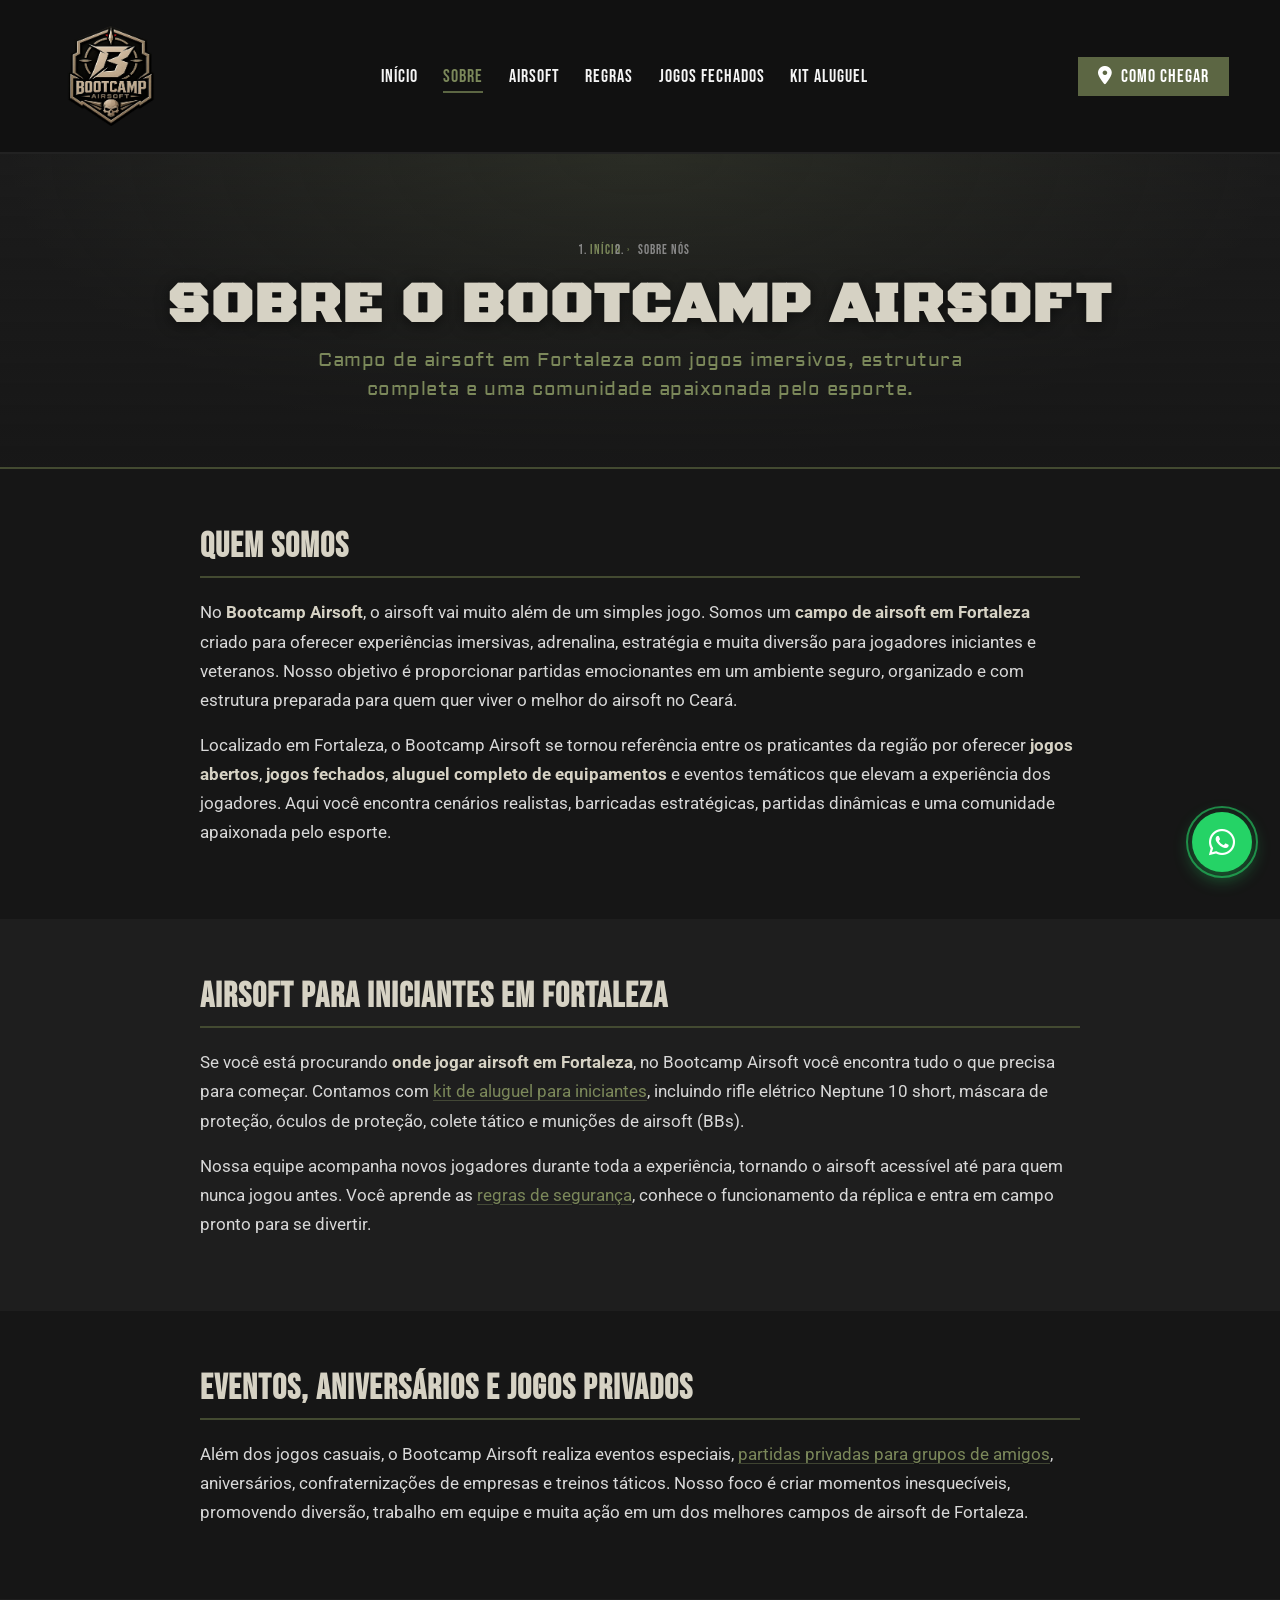
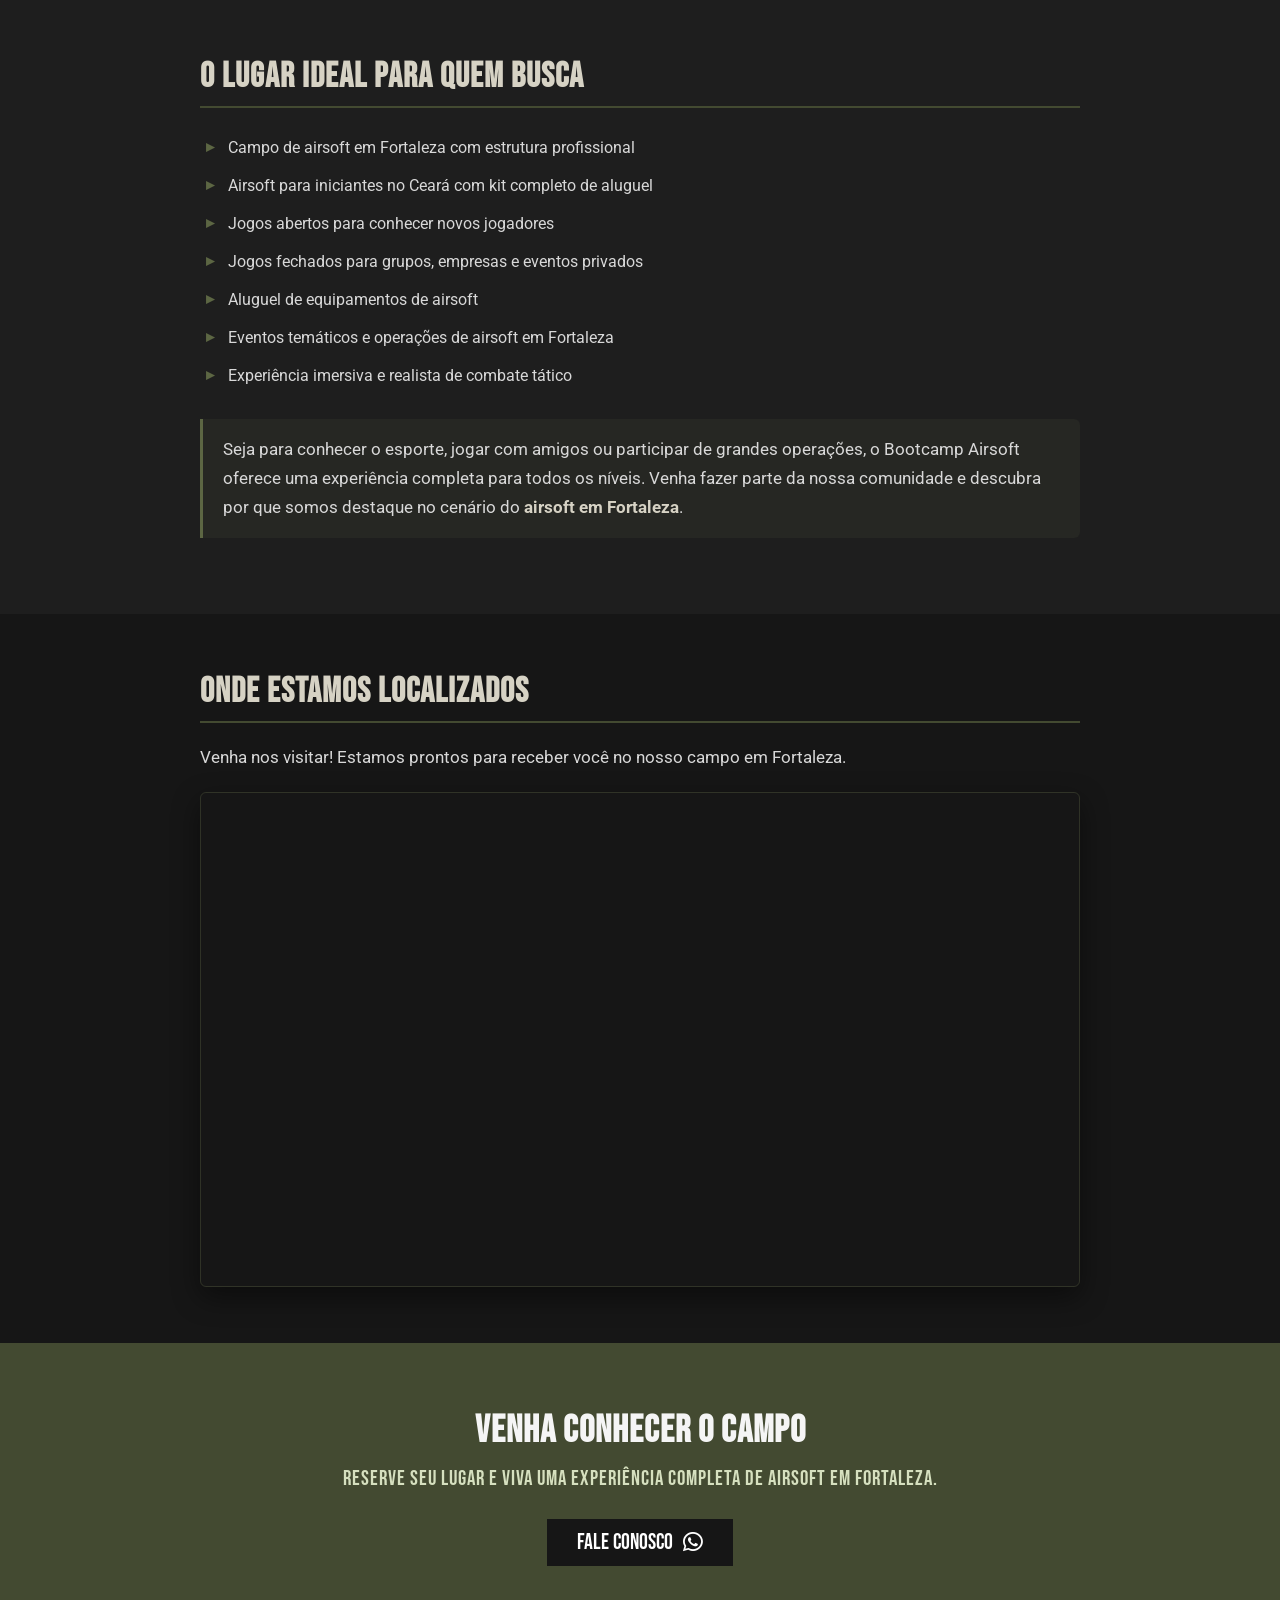
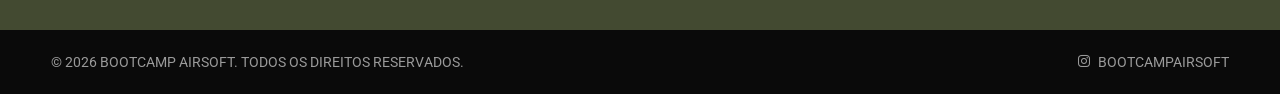
<file: sobre.html>
<!DOCTYPE html>
<html lang="pt-BR">
<head>
    <meta charset="UTF-8">
    <meta name="viewport" content="width=device-width, initial-scale=1.0">
    <meta name="theme-color" content="#5c6643">
    <title>Sobre Nós | Bootcamp Airsoft - Campo de Airsoft em Fortaleza</title>
    <meta name="description" content="Conheça o Bootcamp Airsoft: campo de airsoft em Fortaleza com jogos abertos, jogos fechados, eventos e kit completo para iniciantes. Adrenalina, estratégia e diversão no Ceará.">
    <meta name="keywords" content="sobre Bootcamp Airsoft, campo de airsoft Fortaleza, airsoft Ceará, onde jogar airsoft Fortaleza">
    <meta name="robots" content="index, follow">
    <link rel="canonical" href="https://www.bootcampairsoft.com.br/sobre.html">

    <meta property="og:type" content="article">
    <meta property="og:locale" content="pt_BR">
    <meta property="og:site_name" content="Bootcamp Airsoft">
    <meta property="og:title" content="Sobre o Bootcamp Airsoft | Campo de Airsoft em Fortaleza">
    <meta property="og:description" content="Conheça o campo de airsoft referência em Fortaleza, com jogos abertos, jogos fechados, eventos e estrutura completa para iniciantes e veteranos.">
    <meta property="og:image" content="https://www.bootcampairsoft.com.br/assets/logo.png">
    <meta property="og:url" content="https://www.bootcampairsoft.com.br/sobre.html">

    <meta name="twitter:card" content="summary_large_image">
    <meta name="twitter:title" content="Sobre o Bootcamp Airsoft | Campo de Airsoft em Fortaleza">
    <meta name="twitter:description" content="Conheça o campo de airsoft referência em Fortaleza, com jogos abertos, jogos fechados e estrutura completa.">
    <meta name="twitter:image" content="https://www.bootcampairsoft.com.br/assets/logo.png">

    <link rel="icon" type="image/png" href="assets/logo.png">

    <link rel="preconnect" href="https://fonts.googleapis.com">
    <link rel="preconnect" href="https://fonts.gstatic.com" crossorigin>
    <link href="https://fonts.googleapis.com/css2?family=Bebas+Neue&family=Roboto&family=Aldrich&family=Black+Ops+One:wght@400;500;700&display=swap" rel="stylesheet">
    <link rel="stylesheet" href="https://cdnjs.cloudflare.com/ajax/libs/font-awesome/6.4.0/css/all.min.css">
    <link rel="stylesheet" href="assets/styles.css">

    <noscript>
        <style>.reveal { opacity: 1 !important; transform: none !important; }</style>
    </noscript>

    <script type="application/ld+json">
    {
        "@context": "https://schema.org",
        "@type": "BreadcrumbList",
        "itemListElement": [
            { "@type": "ListItem", "position": 1, "name": "Início", "item": "https://www.bootcampairsoft.com.br/" },
            { "@type": "ListItem", "position": 2, "name": "Sobre Nós", "item": "https://www.bootcampairsoft.com.br/sobre.html" }
        ]
    }
    </script>
    <script type="application/ld+json">
    {
        "@context": "https://schema.org",
        "@type": "AboutPage",
        "name": "Sobre o Bootcamp Airsoft",
        "description": "Quem somos e o que oferecemos no campo de airsoft em Fortaleza.",
        "url": "https://www.bootcampairsoft.com.br/sobre.html",
        "mainEntity": {
            "@type": "SportsActivityLocation",
            "name": "Bootcamp Airsoft",
            "sport": "Airsoft",
            "address": {
                "@type": "PostalAddress",
                "addressLocality": "Fortaleza",
                "addressRegion": "CE",
                "addressCountry": "BR"
            }
        }
    }
    </script>

    <!-- Google tag (gtag.js) -->
    <link rel="preconnect" href="https://www.googletagmanager.com" crossorigin>
    <script async src="https://www.googletagmanager.com/gtag/js?id=AW-18189334653"></script>
    <script>
        window.dataLayer = window.dataLayer || [];
        function gtag(){dataLayer.push(arguments);}
        gtag('js', new Date());
        gtag('config', 'AW-18189334653');
    </script>
</head>
<body>

    <a class="skip-link" href="#conteudo">Pular para o conteúdo</a>

    <header>
        <div class="header-inner">
            <a href="index.html" class="logo" aria-label="Bootcamp Airsoft - Página inicial">
                <img src="assets/logo.png" alt="Bootcamp Airsoft" width="1254" height="1254" fetchpriority="high" decoding="async">
            </a>
            <button class="nav-toggle" type="button" aria-label="Abrir menu" aria-expanded="false" aria-controls="site-nav">
                <span class="nav-toggle-bars" aria-hidden="true"></span>
            </button>
            <div class="header-collapse" id="site-nav">
            <nav class="primary" aria-label="Menu principal">
                <ul>
                    <li><a href="index.html">INÍCIO</a></li>
                    <li><a href="sobre.html" class="active" aria-current="page">SOBRE</a></li>
                    <li><a href="airsoft.html">AIRSOFT</a></li>
                    <li><a href="regras.html">REGRAS</a></li>
                    <li><a href="jogos-fechados.html">JOGOS FECHADOS</a></li>
                    <li><a href="kit-aluguel.html">KIT ALUGUEL</a></li>
                </ul>
            </nav>
            <a href="https://maps.app.goo.gl/642MKtvnXEeAHhzT7" class="btn-header" target="_blank" rel="noopener"><i class="fa-solid fa-location-dot" aria-hidden="true"></i> COMO CHEGAR</a>
            </div>
        </div>
        <div class="nav-backdrop" aria-hidden="true" hidden></div>
    </header>

    <main id="conteudo">

        <section class="page-hero">
            <nav class="breadcrumb" aria-label="Você está em">
                <ol>
                    <li><a href="index.html">Início</a></li>
                    <li aria-current="page">Sobre Nós</li>
                </ol>
            </nav>
            <h1>SOBRE O BOOTCAMP AIRSOFT</h1>
            <p class="lead">Campo de airsoft em Fortaleza com jogos imersivos, estrutura completa e uma comunidade apaixonada pelo esporte.</p>
        </section>

        <article>

            <section class="content-section reveal">
                <div class="content-inner">
                    <h2>Quem Somos</h2>
                    <p>No <strong>Bootcamp Airsoft</strong>, o airsoft vai muito além de um simples jogo. Somos um <strong>campo de airsoft em Fortaleza</strong> criado para oferecer experiências imersivas, adrenalina, estratégia e muita diversão para jogadores iniciantes e veteranos. Nosso objetivo é proporcionar partidas emocionantes em um ambiente seguro, organizado e com estrutura preparada para quem quer viver o melhor do airsoft no Ceará.</p>
                    <p>Localizado em Fortaleza, o Bootcamp Airsoft se tornou referência entre os praticantes da região por oferecer <strong>jogos abertos</strong>, <strong>jogos fechados</strong>, <strong>aluguel completo de equipamentos</strong> e eventos temáticos que elevam a experiência dos jogadores. Aqui você encontra cenários realistas, barricadas estratégicas, partidas dinâmicas e uma comunidade apaixonada pelo esporte.</p>
                </div>
            </section>

            <section class="content-section alt reveal">
                <div class="content-inner">
                    <h2>Airsoft para Iniciantes em Fortaleza</h2>
                    <p>Se você está procurando <strong>onde jogar airsoft em Fortaleza</strong>, no Bootcamp Airsoft você encontra tudo o que precisa para começar. Contamos com <a href="kit-aluguel.html">kit de aluguel para iniciantes</a>, incluindo rifle elétrico Neptune 10 short, máscara de proteção, óculos de proteção, colete tático e munições de airsoft (BBs).</p>
                    <p>Nossa equipe acompanha novos jogadores durante toda a experiência, tornando o airsoft acessível até para quem nunca jogou antes. Você aprende as <a href="regras.html">regras de segurança</a>, conhece o funcionamento da réplica e entra em campo pronto para se divertir.</p>
                </div>
            </section>

            <section class="content-section reveal">
                <div class="content-inner">
                    <h2>Eventos, Aniversários e Jogos Privados</h2>
                    <p>Além dos jogos casuais, o Bootcamp Airsoft realiza eventos especiais, <a href="jogos-fechados.html">partidas privadas para grupos de amigos</a>, aniversários, confraternizações de empresas e treinos táticos. Nosso foco é criar momentos inesquecíveis, promovendo diversão, trabalho em equipe e muita ação em um dos melhores campos de airsoft de Fortaleza.</p>
                </div>
            </section>

            <section class="content-section alt reveal">
                <div class="content-inner">
                    <h2>O Lugar Ideal Para Quem Busca</h2>
                    <ul class="bullets">
                        <li>Campo de airsoft em Fortaleza com estrutura profissional</li>
                        <li>Airsoft para iniciantes no Ceará com kit completo de aluguel</li>
                        <li>Jogos abertos para conhecer novos jogadores</li>
                        <li>Jogos fechados para grupos, empresas e eventos privados</li>
                        <li>Aluguel de equipamentos de airsoft</li>
                        <li>Eventos temáticos e operações de airsoft em Fortaleza</li>
                        <li>Experiência imersiva e realista de combate tático</li>
                    </ul>
                    <div class="callout">
                        <p>Seja para conhecer o esporte, jogar com amigos ou participar de grandes operações, o Bootcamp Airsoft oferece uma experiência completa para todos os níveis. Venha fazer parte da nossa comunidade e descubra por que somos destaque no cenário do <strong>airsoft em Fortaleza</strong>.</p>
                    </div>
                </div>
            </section>

        </article>

        <section class="content-section reveal" aria-labelledby="onde-estamos-titulo">
            <div class="content-inner">
                <h2 id="onde-estamos-titulo">Onde Estamos Localizados</h2>
                <p>Venha nos visitar! Estamos prontos para receber você no nosso campo em Fortaleza.</p>
                <div class="map-embed">
                    <iframe src="https://www.google.com/maps/embed?pb=!1m18!1m12!1m3!1d3981.2042687280136!2d-38.542117125025854!3d-3.765676196208188!2m3!1f0!2f0!3f0!3m2!1i1024!2i768!4f13.1!3m3!1m2!1s0x7c749e0f5a73737%3A0xc83774a34c9f9e9b!2sBootcamp%20-%20Airsoft!5e0!3m2!1spt-BR!2sbr!4v1778899726601!5m2!1spt-BR!2sbr" width="600" height="450" style="border:0;" allowfullscreen="" loading="lazy" referrerpolicy="no-referrer-when-downgrade" title="Mapa - Bootcamp Airsoft"></iframe>
                </div>
            </div>
        </section>

        <section class="page-cta reveal" aria-labelledby="cta-sobre-titulo">
            <h2 id="cta-sobre-titulo">VENHA CONHECER O CAMPO</h2>
            <p>RESERVE SEU LUGAR E VIVA UMA EXPERIÊNCIA COMPLETA DE AIRSOFT EM FORTALEZA.</p>
            <a href="https://wa.me/5585997326834?text=Ol%C3%A1!%20Quero%20conhecer%20o%20Bootcamp%20Airsoft." class="btn-dark" target="_blank" rel="noopener" aria-label="Fale com o Bootcamp Airsoft no WhatsApp">FALE CONOSCO <i class="fa-brands fa-whatsapp" aria-hidden="true"></i></a>
        </section>

    </main>

    <a href="https://wa.me/5585997326834?text=Ol%C3%A1!%20Quero%20saber%20mais%20sobre%20o%20Bootcamp%20Airsoft." class="wa-float" target="_blank" rel="noopener" aria-label="Fale com o Bootcamp Airsoft no WhatsApp">
        <i class="fa-brands fa-whatsapp" aria-hidden="true"></i>
    </a>

    <footer>
        <p>&copy; <span id="ano-atual">2026</span> BOOTCAMP AIRSOFT. TODOS OS DIREITOS RESERVADOS.</p>
        <div class="socials" aria-label="Redes sociais">
            <a href="https://www.instagram.com/bootcampairsoft/" target="_blank" rel="noopener" aria-label="Instagram @bootcampairsoft"><i class="fa-brands fa-instagram" aria-hidden="true"></i> BOOTCAMPAIRSOFT</a>
        </div>
    </footer>

    <script src="assets/scripts.js" defer></script>
</body>
</html>
</file>
<file: assets/styles.css>
/* ================= VARIABLES & RESET ================= */
:root {
    --color-green: #5c6643;
    --color-green-dark: #434a31;
    --color-green-light: #7b885a;
    --color-dark: #161616;
    --color-dark-gray: #1e1e1e;
    --color-sand: #d6d2c4;
    --color-text-light: #f5f5f5;
    --color-text-dark: #2a2a2a;
    --font-heading: 'Bebas Neue', sans-serif;
    --font-body: 'Roboto', sans-serif;
    --font-hero-heading: 'Black Ops One', sans-serif;
    --font-body-alternate: 'Aldrich', sans-serif;
    --page-max-width: 1300px;
}

* {
    margin: 0;
    padding: 0;
    box-sizing: border-box;
}

html { scroll-behavior: smooth; }

body {
    font-family: var(--font-body);
    background-color: var(--color-dark);
    color: var(--color-text-light);
    overflow-x: hidden;
}

main,
footer {
    max-width: var(--page-max-width);
    margin-inline: auto;
    width: 100%;
}

ul { list-style: none; }
a { text-decoration: none; color: inherit; }
img { max-width: 100%; display: block; }

:focus-visible {
    outline: 3px solid var(--color-green-light);
    outline-offset: 3px;
    border-radius: 2px;
}

.skip-link {
    position: absolute;
    left: -9999px;
    top: 0;
    background: var(--color-green-dark);
    color: #fff;
    padding: 10px 16px;
    font-family: var(--font-heading);
    z-index: 200;
}
.skip-link:focus {
    left: 8px;
    top: 8px;
}

.sr-only {
    position: absolute;
    width: 1px;
    height: 1px;
    padding: 0;
    margin: -1px;
    overflow: hidden;
    clip: rect(0, 0, 0, 0);
    white-space: nowrap;
    border: 0;
}

/* ================= ANIMATIONS ================= */
.reveal {
    opacity: 0;
    transform: translateY(30px);
    transition: opacity 0.8s ease-out, transform 0.8s ease-out;
}
.reveal.active {
    opacity: 1;
    transform: translateY(0);
}

@media (prefers-reduced-motion: reduce) {
    html { scroll-behavior: auto; }
    .reveal,
    .reveal.active,
    .hero-card,
    .hero-card img,
    .kit-card,
    .kit-card img,
    .btn-header,
    .btn-dark {
        transition: none !important;
        animation: none !important;
        transform: none !important;
        opacity: 1 !important;
    }
    /* Drawer still needs its open/close transform, just no easing */
    .header-collapse,
    .nav-backdrop,
    .nav-toggle-bars,
    .nav-toggle-bars::before,
    .nav-toggle-bars::after {
        transition: none !important;
    }
}

/* ================= HEADER ================= */
header {
    background-color: #111;
    padding: 1rem clamp(1rem, 4vw, 4rem);
    position: sticky;
    top: 0;
    z-index: 100;
    border-bottom: 2px solid #222;
}

.header-inner {
    max-width: var(--page-max-width);
    margin-inline: auto;
    width: 100%;
    display: flex;
    justify-content: space-between;
    align-items: center;
    gap: 1.5rem;
    flex-wrap: wrap;
}

.logo {
    display: flex;
    align-items: center;
    line-height: 0;
}

.logo img {
    height: clamp(72px, 12vw, 120px);
    width: auto;
    display: block;
}

nav.primary ul {
    display: flex;
    gap: clamp(1rem, 2vw, 2rem);
    font-family: var(--font-heading);
    font-size: 1.15rem;
    letter-spacing: 1px;
    flex-wrap: wrap;
    justify-content: center;
}

nav.primary ul li a {
    position: relative;
    padding-bottom: 5px;
    transition: color 0.3s ease;
}

nav.primary ul li a:hover,
nav.primary ul li a.active {
    color: var(--color-green-light);
}

nav.primary ul li a.active::after {
    content: '';
    position: absolute;
    bottom: 0;
    left: 0;
    width: 100%;
    height: 2px;
    background-color: var(--color-green);
}

.btn-header {
    background-color: var(--color-green);
    color: white;
    font-family: var(--font-heading);
    font-size: 1.15rem;
    padding: 8px 20px;
    display: inline-flex;
    align-items: center;
    gap: 8px;
    transition: background 0.3s;
    letter-spacing: 1px;
}

.btn-header:hover { background-color: var(--color-green-light); }

/* On desktop the collapse wrapper is transparent: nav + button lay out
   as direct flex items of .header-inner, exactly like before. */
.header-collapse { display: contents; }

/* Hamburger button — hidden on desktop, shown via the mobile media query */
.nav-toggle {
    display: none;
    align-items: center;
    justify-content: center;
    width: 46px;
    height: 46px;
    flex: 0 0 auto;
    background: transparent;
    border: 1px solid #333;
    border-radius: 6px;
    cursor: pointer;
    transition: border-color 0.3s, background 0.3s;
    -webkit-tap-highlight-color: transparent;
    touch-action: manipulation;
}
.nav-toggle:hover { border-color: var(--color-green); }
.nav-toggle:focus-visible { outline: 3px solid var(--color-green-light); outline-offset: 2px; }

.nav-toggle-bars,
.nav-toggle-bars::before,
.nav-toggle-bars::after {
    content: '';
    display: block;
    width: 24px;
    height: 2px;
    background: #fff;
    border-radius: 2px;
    transition: transform 0.3s ease, opacity 0.2s ease, background 0.2s ease;
}
.nav-toggle-bars { position: relative; }
.nav-toggle-bars::before { position: absolute; left: 0; top: -7px; }
.nav-toggle-bars::after { position: absolute; left: 0; top: 7px; }

/* Animate bars into an "X" when the menu is open */
header.nav-open .nav-toggle-bars { background: transparent; }
header.nav-open .nav-toggle-bars::before { transform: translateY(7px) rotate(45deg); }
header.nav-open .nav-toggle-bars::after { transform: translateY(-7px) rotate(-45deg); }

/* Backdrop behind the off-canvas drawer (mobile only) */
.nav-backdrop {
    display: none;
    position: fixed;
    inset: 0;
    background: rgba(0, 0, 0, 0.6);
    opacity: 0;
    transition: opacity 0.35s ease;
    z-index: 150;
    -webkit-backdrop-filter: blur(2px);
    backdrop-filter: blur(2px);
}

/* ================= HERO MAIN (home) ================= */
.hero-main {
    position: relative;
    overflow: hidden;
    min-height: clamp(460px, 75vh, 680px);
    display: flex;
    align-items: center;
    justify-content: flex-start;
    text-align: left;
    padding: clamp(3rem, 8vw, 6rem) clamp(1.25rem, 5vw, 4rem);
    border-radius: 6px;
    margin: clamp(1rem, 3vw, 2rem) 0;
    box-shadow: 0 14px 36px rgba(0, 0, 0, 0.6);
    border: 1px solid rgba(123, 136, 90, 0.25);
    isolation: isolate;
}

.hero-bg {
    position: absolute;
    inset: 0;
    z-index: -2;
}

.hero-bg img {
    width: 100%;
    height: 100%;
    object-fit: cover;
    object-position: 80% 30%;
    filter: saturate(0.9) contrast(1.05);
}

.hero-main::before {
    content: '';
    position: absolute;
    inset: 0;
    z-index: -1;
    background:
        linear-gradient(90deg, rgba(22,22,22,0.92) 0%, rgba(22,22,22,0.75) 40%, rgba(22,22,22,0.35) 70%, rgba(22,22,22,0.25) 100%),
        radial-gradient(ellipse at 20% 50%, rgba(92, 102, 67, 0.35), transparent 60%);
}

.hero-content {
    width: 100%;
    display: flex;
    flex-direction: column;
    align-items: flex-start;
    gap: 1.25rem;
}

.hero-content > :not(.hero-meta) { max-width: 620px; }

.hero-meta { justify-content: center; align-self: center; }
.hero-actions { justify-content: flex-start; }

.hero-eyebrow {
    display: inline-flex;
    align-items: center;
    gap: 8px;
    font-family: var(--font-body-alternate);
    font-size: 0.85rem;
    letter-spacing: 3px;
    text-transform: uppercase;
    color: var(--color-green-light);
    padding: 6px 14px;
    border: 1px solid rgba(123, 136, 90, 0.5);
    border-radius: 999px;
    background-color: rgba(0, 0, 0, 0.35);
    backdrop-filter: blur(4px);
}

.hero-content h1 {
    font-family: var(--font-hero-heading);
    font-size: clamp(2.4rem, 6.5vw, 4.6rem);
    line-height: 1.05;
    letter-spacing: 2px;
    color: var(--color-text-light);
    text-shadow: 0 4px 22px rgba(0, 0, 0, 0.75);
    margin: 0;
}

.hero-accent { color: var(--color-green-light); }

.hero-lead {
    font-family: var(--font-body);
    font-size: clamp(1rem, 1.6vw, 1.2rem);
    line-height: 1.6;
    color: #e8e6dd;
    max-width: 640px;
    margin: 0;
    text-shadow: 0 2px 10px rgba(0, 0, 0, 0.55);
}

.hero-actions {
    display: flex;
    flex-wrap: wrap;
    justify-content: center;
    gap: 0.85rem;
    margin-top: 0.5rem;
}

.btn-primary {
    background-color: var(--color-green);
    color: #fff;
    font-family: var(--font-heading);
    font-size: 1.35rem;
    letter-spacing: 1.5px;
    padding: 14px 36px;
    border-radius: 4px;
    display: inline-flex;
    align-items: center;
    gap: 12px;
    border: 1px solid var(--color-green-light);
    box-shadow: 0 8px 22px rgba(0, 0, 0, 0.45);
    transition: transform 0.25s ease, background-color 0.25s ease, box-shadow 0.25s ease;
}

.btn-primary:hover {
    background-color: var(--color-green-light);
    transform: translateY(-2px);
    box-shadow: 0 12px 28px rgba(0, 0, 0, 0.55);
}

.btn-ghost {
    background-color: rgba(0, 0, 0, 0.45);
    color: var(--color-text-light);
    font-family: var(--font-heading);
    font-size: 1.05rem;
    letter-spacing: 1.5px;
    padding: 12px 22px;
    border: 1px solid rgba(214, 210, 196, 0.5);
    border-radius: 4px;
    transition: background-color 0.25s ease, border-color 0.25s ease;
    backdrop-filter: blur(4px);
}

.btn-ghost:hover {
    background-color: rgba(123, 136, 90, 0.35);
    border-color: var(--color-green-light);
}

.hero-meta {
    display: flex;
    flex-wrap: wrap;
    justify-content: center;
    gap: clamp(1rem, 3vw, 2rem);
    margin-top: 1.5rem;
    padding-top: 1.5rem;
    border-top: 1px solid rgba(214, 210, 196, 0.15);
    width: 100%;
    max-width: 720px;
}

.hero-meta li {
    display: inline-flex;
    align-items: center;
    gap: 8px;
    font-family: var(--font-body-alternate);
    font-size: 0.9rem;
    letter-spacing: 1px;
    color: #d6d2c4;
}

.hero-meta li i {
    color: var(--color-green-light);
    font-size: 1rem;
}

/* ================= HERO (legacy: imagens clicáveis) ================= */
.hero-section {
    background-color: var(--color-dark);
    padding: clamp(1rem, 3vw, 2rem) 0;
}

.hero-frame {
    display: grid;
    grid-template-columns: 1fr 1fr;
    border-radius: 6px;
    overflow: hidden;
    box-shadow: 0 10px 28px rgba(0, 0, 0, 0.55);
    border: 1px solid rgba(123, 136, 90, 0.25);
}

.hero-card {
    display: block;
    position: relative;
    overflow: hidden;
}

.hero-card + .hero-card {
    border-left: 3px solid var(--color-green);
}

.hero-card img {
    width: 100%;
    height: auto;
    display: block;
    transition: transform 0.5s ease;
}

.hero-card:hover img { transform: scale(1.03); }

/* ================= KIT SECTION (home) ================= */
.kit-section {
    background-color: var(--color-dark);
    padding: clamp(1rem, 3vw, 2rem) 0;
}

.kit-card {
    display: block;
    width: 100%;
    overflow: hidden;
    border-radius: 6px;
    box-shadow: 0 10px 28px rgba(0, 0, 0, 0.55);
    border: 1px solid rgba(123, 136, 90, 0.25);
    transition: transform 0.35s ease, box-shadow 0.35s ease;
}

.kit-card img {
    width: 100%;
    height: auto;
    display: block;
    transition: transform 0.5s ease;
}

.kit-card:hover img { transform: scale(1.02); }

/* ================= FEATURES GALLERY ================= */
.features-section {
    background-color: var(--color-dark-gray);
    padding: clamp(3rem, 6vw, 5rem) clamp(1.25rem, 4vw, 4rem);
    text-align: center;
}

.section-header {
    display: flex;
    align-items: center;
    justify-content: center;
    gap: 20px;
    margin-bottom: 4rem;
    flex-wrap: wrap;
}

.section-header::before,
.section-header::after {
    content: '';
    height: 2px;
    width: clamp(40px, 8vw, 80px);
    background-color: var(--color-green);
}

.section-header h2 {
    font-family: var(--font-heading);
    font-size: clamp(2rem, 4vw, 3rem);
    color: var(--color-sand);
    letter-spacing: 1px;
}

.section-header h2 span { color: var(--color-text-light); }
.section-header h2 .accent { color: var(--color-green); }

.features-grid {
    display: grid;
    grid-template-columns: repeat(4, 1fr);
    gap: clamp(1.25rem, 2vw, 2rem);
}

.feature-card {
    background-color: rgba(255, 255, 255, 0.03);
    border: 1px solid rgba(123, 136, 90, 0.18);
    border-radius: 6px;
    padding: clamp(1.5rem, 2.5vw, 2rem) 1.25rem;
    transition: border-color 0.25s ease, transform 0.25s ease, background-color 0.25s ease;
}

.feature-card:hover {
    border-color: var(--color-green);
    background-color: rgba(123, 136, 90, 0.08);
    transform: translateY(-3px);
}

.feature-icon {
    width: 64px;
    height: 64px;
    background-color: var(--color-green);
    border-radius: 50%;
    display: flex;
    align-items: center;
    justify-content: center;
    font-size: 1.7rem;
    color: #fff;
    margin: 0 auto 1.25rem;
    box-shadow: 0 4px 12px rgba(0, 0, 0, 0.35);
}

.feature-card h3 {
    font-family: var(--font-heading);
    font-size: 1.5rem;
    color: var(--color-green-light);
    margin-bottom: 10px;
    letter-spacing: 1px;
}

.feature-card p {
    font-size: 0.95rem;
    color: #c4c4c4;
    line-height: 1.55;
}

/* ================= CTA BANNER ================= */
.cta-banner {
    display: flex;
    flex-direction: column;
}

.cta-info {
    background-color: var(--color-dark);
    padding: clamp(2.5rem, 5vw, 4rem) clamp(1.25rem, 4vw, 4rem);
}

.cta-info-inner {
    max-width: 100%;
    margin: 0 auto;
    width: 100%;
}

.cta-info-header {
    display: flex;
    align-items: center;
    justify-content: center;
    gap: 18px;
    margin-bottom: clamp(1.25rem, 2.5vw, 1.75rem);
    flex-wrap: wrap;
}

.cta-info-header::before,
.cta-info-header::after {
    content: '';
    height: 2px;
    width: clamp(28px, 5vw, 60px);
    background-color: var(--color-green-light);
}

.cta-info h2,
.cta-info h3 {
    font-family: var(--font-heading);
    font-size: clamp(1.6rem, 3vw, 2.2rem);
    color: var(--color-sand);
    letter-spacing: 1px;
    text-align: center;
}

.cta-info p {
    font-size: clamp(0.95rem, 1.4vw, 1.05rem);
    line-height: 1.7;
    color: #e8e6dd;
}

.cta-info p + p { margin-top: 1rem; }

.cta-row {
    background-color: var(--color-green-dark);
    padding: 2rem clamp(1.25rem, 4vw, 4rem);
    display: flex;
    justify-content: space-between;
    align-items: center;
    gap: 1.5rem;
    flex-wrap: wrap;
}

.cta-text {
    display: flex;
    align-items: center;
    gap: 20px;
}

.cta-text i {
    font-size: 3rem;
    color: rgba(255,255,255,0.2);
}

.cta-text h2 {
    font-family: var(--font-heading);
    font-size: clamp(1.6rem, 3vw, 2.2rem);
    line-height: 1.1;
    letter-spacing: 1px;
}

.cta-text p {
    font-family: var(--font-heading);
    font-size: clamp(1.1rem, 2vw, 1.4rem);
    color: #d6e0bf;
    letter-spacing: 1px;
}

.btn-dark {
    background-color: var(--color-dark);
    color: white;
    font-family: var(--font-heading);
    font-size: 1.4rem;
    padding: 10px 30px;
    display: inline-flex;
    align-items: center;
    gap: 10px;
    transition: background 0.3s;
}
.btn-dark:hover { background-color: #000; }

/* ================= PAGE HERO (páginas internas) ================= */
.page-hero {
    background:
        linear-gradient(180deg, rgba(22,22,22,0.35), rgba(22,22,22,0.85)),
        radial-gradient(ellipse at center top, rgba(123,136,90,0.25), transparent 70%),
        var(--color-dark-gray);
    padding: clamp(3rem, 7vw, 5.5rem) clamp(1.25rem, 4vw, 4rem) clamp(2.5rem, 5vw, 4rem);
    text-align: center;
    border-bottom: 2px solid var(--color-green-dark);
}

.page-hero h1 {
    font-family: var(--font-hero-heading);
    font-size: clamp(2.2rem, 5.5vw, 3.6rem);
    color: var(--color-sand);
    letter-spacing: 2px;
    line-height: 1.15;
    margin: 0.85rem 0 0.5rem;
    text-shadow: 0 2px 14px rgba(0,0,0,0.55);
}

.page-hero p.lead {
    font-family: var(--font-body-alternate);
    color: var(--color-green-light);
    font-size: clamp(1rem, 1.6vw, 1.2rem);
    letter-spacing: 0.5px;
    max-width: 720px;
    margin: 0 auto;
    line-height: 1.5;
}

.breadcrumb ol {
    display: flex;
    justify-content: center;
    flex-wrap: wrap;
    gap: 0.4rem;
    font-size: 0.8rem;
    letter-spacing: 1px;
    text-transform: uppercase;
    color: #888;
    font-family: var(--font-heading);
}

.breadcrumb li + li::before {
    content: '›';
    margin-right: 0.5rem;
    color: var(--color-green);
}

.breadcrumb a {
    color: var(--color-green-light);
    transition: color 0.2s;
}

.breadcrumb a:hover { color: var(--color-sand); }

/* ================= CONTENT SECTIONS ================= */
.content-section {
    background-color: var(--color-dark);
    padding: clamp(2.25rem, 4.5vw, 3.5rem) clamp(1.25rem, 4vw, 4rem);
}

.content-section.alt { background-color: var(--color-dark-gray); }

.content-inner {
    max-width: 880px;
    margin: 0 auto;
}

.content-inner > h2 {
    font-family: var(--font-heading);
    font-size: clamp(1.6rem, 3vw, 2.2rem);
    color: var(--color-sand);
    letter-spacing: 1px;
    margin-bottom: 1.25rem;
    padding-bottom: 0.5rem;
    border-bottom: 2px solid var(--color-green-dark);
}

.content-inner h3 {
    font-family: var(--font-heading);
    font-size: clamp(1.2rem, 2vw, 1.5rem);
    color: var(--color-green-light);
    letter-spacing: 1px;
    margin: 1.75rem 0 0.75rem;
}

.content-inner p {
    font-size: clamp(0.95rem, 1.3vw, 1.05rem);
    line-height: 1.75;
    color: #d8d8d8;
    margin-bottom: 1rem;
}

.content-inner ul.bullets {
    margin: 0.75rem 0 1.5rem;
}

.content-inner ul.bullets li {
    position: relative;
    padding: 0.4rem 0 0.4rem 1.75rem;
    color: #d8d8d8;
    line-height: 1.55;
    font-size: clamp(0.95rem, 1.3vw, 1.02rem);
}

.content-inner ul.bullets li::before {
    content: '▸';
    position: absolute;
    left: 0.35rem;
    top: 0.35rem;
    color: var(--color-green);
    font-weight: bold;
}

.content-inner strong { color: var(--color-sand); }

.content-inner a {
    color: var(--color-green-light);
    text-decoration: underline;
    text-decoration-color: rgba(123, 136, 90, 0.4);
    text-underline-offset: 3px;
    transition: color 0.2s;
}

.content-inner a:hover { color: var(--color-sand); }

/* Inline highlight box */
.callout {
    background-color: rgba(123, 136, 90, 0.08);
    border-left: 3px solid var(--color-green);
    padding: 1rem 1.25rem;
    margin: 1.25rem 0;
    border-radius: 0 6px 6px 0;
}

.callout p { margin-bottom: 0.5rem; }
.callout p:last-child { margin-bottom: 0; }

/* Map embed */
.map-embed {
    position: relative;
    width: 100%;
    aspect-ratio: 16 / 9;
    margin-top: 1.25rem;
    border-radius: 6px;
    overflow: hidden;
    box-shadow: 0 10px 28px rgba(0, 0, 0, 0.45);
    border: 1px solid rgba(123, 136, 90, 0.25);
}

.map-embed iframe {
    position: absolute;
    inset: 0;
    width: 100%;
    height: 100%;
    border: 0;
}

/* ================= FAQ ================= */
.faq-list { margin-top: 1rem; }

.faq-item {
    border: 1px solid rgba(123, 136, 90, 0.18);
    border-radius: 6px;
    margin-bottom: 0.75rem;
    background-color: rgba(255, 255, 255, 0.02);
    overflow: hidden;
    transition: border-color 0.2s ease, background-color 0.2s ease;
}

.faq-item[open] {
    border-color: rgba(123, 136, 90, 0.45);
    background-color: rgba(123, 136, 90, 0.05);
}

.faq-item summary {
    padding: 1rem 1.25rem;
    cursor: pointer;
    font-family: var(--font-heading);
    font-size: clamp(1.05rem, 1.6vw, 1.2rem);
    color: var(--color-sand);
    letter-spacing: 0.5px;
    list-style: none;
    display: flex;
    justify-content: space-between;
    align-items: center;
    gap: 1rem;
}

.faq-item summary::after {
    content: '+';
    font-size: 1.4rem;
    color: var(--color-green-light);
    line-height: 1;
    flex-shrink: 0;
    transition: transform 0.2s ease;
}

.faq-item[open] summary::after { content: '−'; }

.faq-item summary::-webkit-details-marker { display: none; }

.faq-content {
    padding: 0 1.25rem 1.25rem;
    color: #d4d4d4;
    line-height: 1.7;
    font-size: clamp(0.95rem, 1.3vw, 1rem);
}

.faq-content p { margin-bottom: 0.75rem; }
.faq-content p:last-child { margin-bottom: 0; }

.faq-content ul.bullets li {
    position: relative;
    padding: 0.25rem 0 0.25rem 1.5rem;
}

.faq-content ul.bullets li::before {
    content: '▸';
    position: absolute;
    left: 0.25rem;
    color: var(--color-green);
}

/* ================= PAGE CTA ================= */
.page-cta {
    background-color: var(--color-green-dark);
    padding: clamp(2.5rem, 5vw, 4rem) clamp(1.25rem, 4vw, 4rem);
    text-align: center;
}

.page-cta h2 {
    font-family: var(--font-heading);
    font-size: clamp(1.6rem, 3vw, 2.4rem);
    color: var(--color-text-light);
    letter-spacing: 1px;
    margin-bottom: 0.75rem;
}

.page-cta p {
    font-family: var(--font-heading);
    font-size: clamp(1.05rem, 1.8vw, 1.3rem);
    color: #d6e0bf;
    margin-bottom: 1.75rem;
    letter-spacing: 1px;
    max-width: 720px;
    margin-left: auto;
    margin-right: auto;
}

.page-cta .btn-dark {
    display: inline-flex;
    margin: 0 auto;
}

/* ================= FLOATING WHATSAPP CTA ================= */
.wa-float {
    position: fixed;
    right: clamp(1rem, 3vw, 1.75rem);
    bottom: clamp(1rem, 3vw, 1.75rem);
    z-index: 110;
    width: 60px;
    height: 60px;
    background-color: #25D366;
    color: #fff;
    border-radius: 50%;
    display: flex;
    align-items: center;
    justify-content: center;
    font-size: 1.85rem;
    box-shadow: 0 6px 18px rgba(37, 211, 102, 0.45),
                0 2px 6px rgba(0, 0, 0, 0.3);
    transition: transform 0.25s ease, box-shadow 0.25s ease, background-color 0.25s ease;
}

.wa-float:hover {
    background-color: #1ebe57;
    transform: translateY(-3px) scale(1.05);
    box-shadow: 0 12px 28px rgba(37, 211, 102, 0.55),
                0 4px 10px rgba(0, 0, 0, 0.35);
}

.wa-float::before {
    content: '';
    position: absolute;
    inset: -6px;
    border-radius: 50%;
    border: 2px solid rgba(37, 211, 102, 0.6);
    animation: wa-pulse 2.4s ease-out infinite;
}

@keyframes wa-pulse {
    0%   { transform: scale(0.85); opacity: 0.9; }
    70%  { transform: scale(1.25); opacity: 0; }
    100% { transform: scale(1.25); opacity: 0; }
}

@media (prefers-reduced-motion: reduce) {
    .wa-float, .wa-float::before {
        animation: none !important;
        transition: none !important;
    }
}

/* ================= FOOTER ================= */
footer {
    background-color: #0a0a0a;
    padding: 1.5rem clamp(1.25rem, 4vw, 4rem);
    display: flex;
    justify-content: space-between;
    align-items: center;
    gap: 1rem;
    flex-wrap: wrap;
    font-size: 0.85rem;
    color: #9a9a9a;
}

.socials {
    display: flex;
    gap: 2rem;
}

.socials a {
    display: flex;
    align-items: center;
    gap: 8px;
    transition: color 0.3s;
}

.socials a:hover { color: var(--color-green-light); }

/* ============ HEADER MOBILE (off-canvas drawer) ============ */
@media (max-width: 900px) {
    header { padding: 0.6rem 1rem; }

    .header-inner {
        flex-wrap: nowrap;
        gap: 1rem;
    }

    /* Compact logo so the header takes minimal vertical space */
    .logo img { height: 56px; }

    .nav-toggle { display: inline-flex; }
    /* Keep the toggle above the drawer so it turns into a visible close (X) */
    header.nav-open .nav-toggle {
        position: relative;
        z-index: 250;
        border-color: var(--color-green);
    }

    /* The collapse wrapper becomes a real off-canvas panel */
    .header-collapse {
        display: flex;
        flex-direction: column;
        align-items: stretch;
        gap: 0;
        position: fixed;
        top: 0;
        right: 0;
        height: 100dvh;
        width: min(82vw, 330px);
        padding: calc(5.5rem + env(safe-area-inset-top)) calc(1.75rem + env(safe-area-inset-right)) calc(2rem + env(safe-area-inset-bottom)) 1.75rem;
        background: #141414;
        border-left: 2px solid var(--color-green);
        box-shadow: -24px 0 60px rgba(0, 0, 0, 0.55);
        transform: translateX(100%);
        transition: transform 0.35s cubic-bezier(0.4, 0, 0.2, 1);
        overflow-y: auto;
        overscroll-behavior: contain;
        z-index: 200;
    }
    header.nav-open .header-collapse { transform: translateX(0); }

    .nav-backdrop { display: block; pointer-events: none; }
    header.nav-open .nav-backdrop { opacity: 1; pointer-events: auto; }

    /* Stack the nav links vertically inside the drawer */
    nav.primary { width: 100%; }
    nav.primary ul {
        flex-direction: column;
        flex-wrap: nowrap;
        align-items: stretch;
        justify-content: flex-start;
        gap: 0;
        font-size: 1.5rem;
        width: 100%;
    }
    nav.primary ul li {
        width: 100%;
        border-bottom: 1px solid #262626;
    }
    nav.primary ul li:first-child { border-top: 1px solid #262626; }
    nav.primary ul li a {
        display: block;
        width: 100%;
        padding: 0.95rem 0;
        padding-bottom: 0.95rem;
        touch-action: manipulation;
    }
    /* Use a left accent bar for the active item instead of the underline */
    nav.primary ul li a.active::after {
        top: 50%;
        bottom: auto;
        left: -1.75rem;
        width: 4px;
        height: 60%;
        transform: translateY(-50%);
    }

    /* CTA button sits at the bottom of the drawer, full width */
    .header-collapse .btn-header {
        margin-top: auto;
        justify-content: center;
        width: 100%;
        padding: 14px 20px;
        font-size: 1.25rem;
    }
}

/* Avoid a flash of the drawer transition during page load */
@media (max-width: 900px) {
    .header-collapse.no-anim { transition: none; }
}

/* ================= RESPONSIVE ================= */
@media (max-width: 1024px) {
    .features-grid { grid-template-columns: repeat(2, 1fr); }
    .cta-row { flex-direction: column; text-align: center; }
    .cta-text { flex-direction: column; gap: 12px; }
}

@media (max-width: 768px) {
    .hero-frame { grid-template-columns: 1fr; }
    .hero-card + .hero-card {
        border-left: none;
        border-top: 3px solid var(--color-green);
    }
    .features-grid { grid-template-columns: 1fr; }
    footer { flex-direction: column; gap: 15px; text-align: center; }
    .socials { flex-direction: column; gap: 0.75rem; align-items: center; }
}

@media (max-width: 768px) {
    .hero-main {
        min-height: 540px;
        padding: 3rem 1.25rem;
        margin: 0.75rem 0;
        border-radius: 0;
        justify-content: center;
        text-align: center;
    }
    .hero-main::before {
        background:
            linear-gradient(180deg, rgba(22,22,22,0.55) 0%, rgba(22,22,22,0.85) 70%, rgba(22,22,22,0.95) 100%),
            radial-gradient(ellipse at 50% 40%, rgba(92, 102, 67, 0.35), transparent 65%);
    }
    .hero-bg img { object-position: center 30%; }
    .hero-content { align-items: center; }
    .hero-meta, .hero-actions { justify-content: center; }
    .hero-actions { width: 100%; flex-direction: column; align-items: stretch; }
    .hero-actions .btn-primary { justify-content: center; }
}

@media (max-width: 600px) {
    /* Stack the decorative lines above/below the title so they stay
       symmetric instead of one wrapping awkwardly to its own row */
    .section-header {
        flex-direction: column;
        gap: 0.85rem;
        margin-bottom: 2.5rem;
    }
    .section-header::before,
    .section-header::after {
        width: 56px;
    }
    .section-header h2 {
        font-size: clamp(1.75rem, 8vw, 2.4rem);
        line-height: 1.05;
    }
}

@media (max-width: 480px) {
    .hero-section { padding: 0.75rem 0; }
    .kit-section { padding: 0.75rem 0; }
    .page-hero { padding-top: 2.5rem; }
    .hero-main { min-height: 480px; }
    .hero-meta { gap: 0.75rem; }
}
</file>
